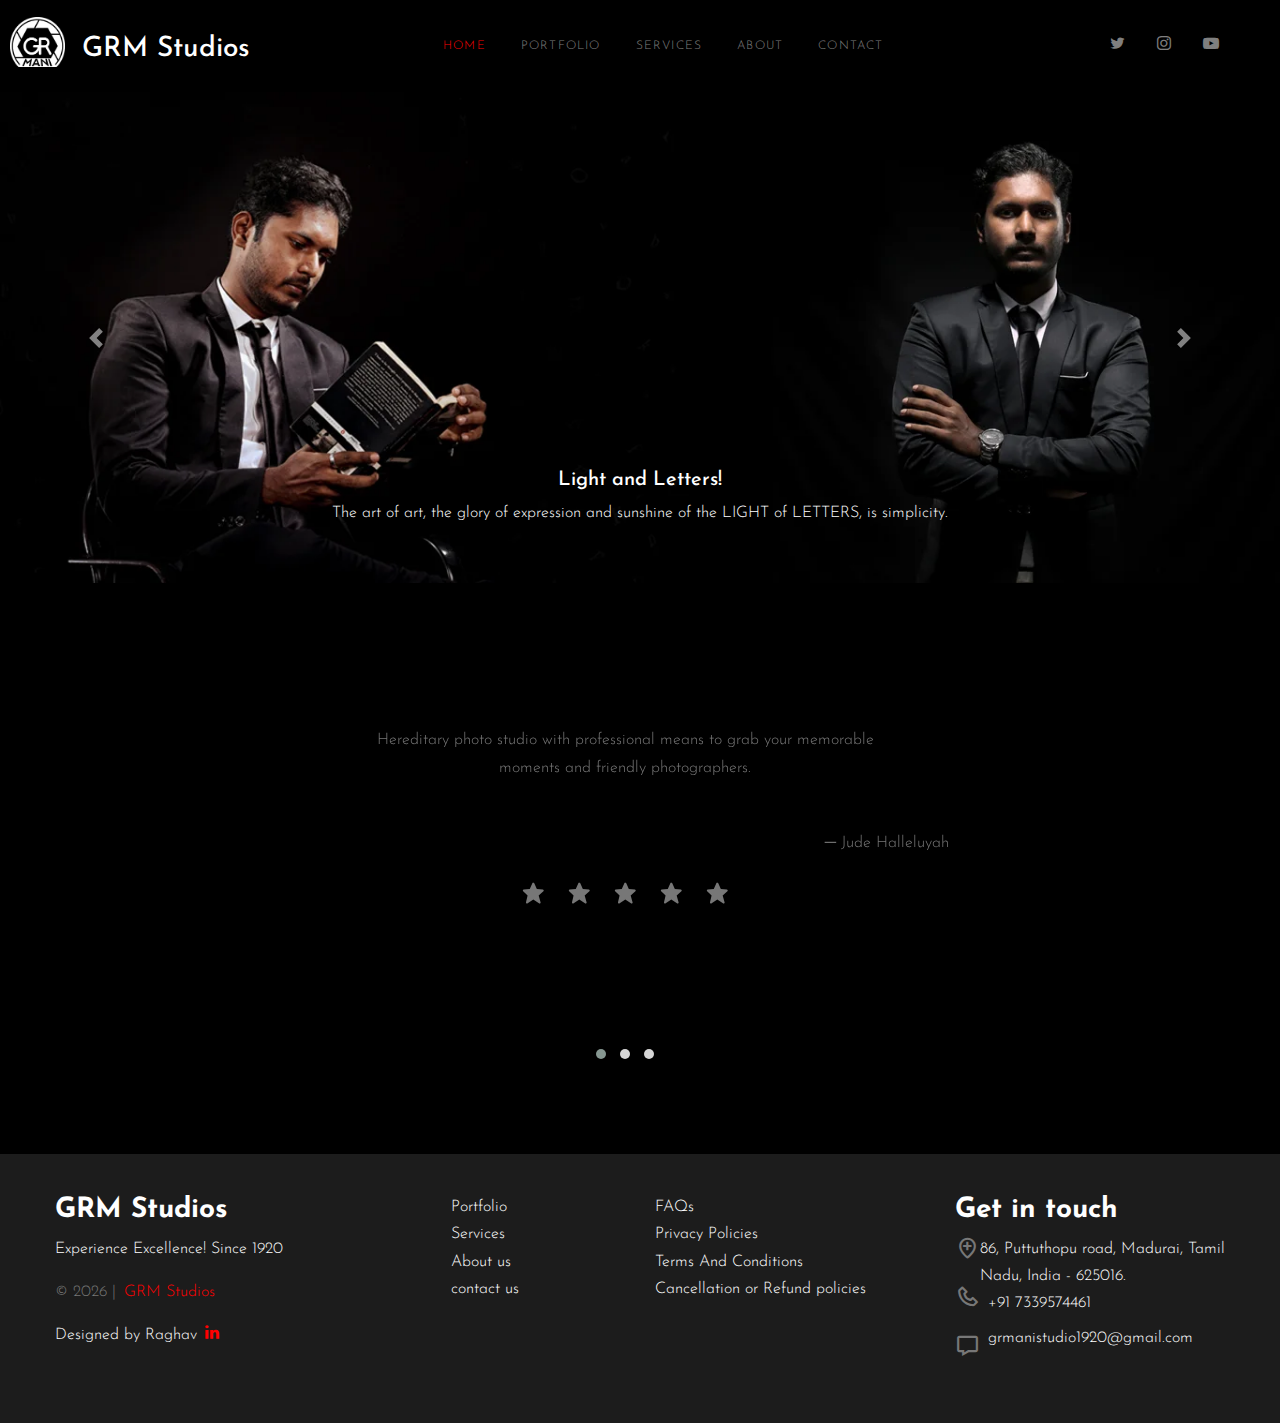
<file: index.html>
<!DOCTYPE html>
<html lang="en">

<head>
  <title>GRM Studios</title>
  <meta charset="utf-8">
  <meta name="viewport" content="width=device-width, initial-scale=1, shrink-to-fit=no">
  <link href="https://fonts.googleapis.com/css2?family=Josefin+Sans:wght@400;700&family=Roboto+Mono:wght@400;700&display=swap" rel="stylesheet">
  <link rel="shortcut icon" href="images/GRM-img/Webp/Logo2.webp" type="image/x-icon">
  <link rel="stylesheet" href="fonts/icomoon/style.css">

  <link rel="stylesheet" href="css/bootstrap.min.css">
  <!-- <link rel="stylesheet" href="css/magnific-popup.css"> -->
  <link rel="stylesheet" href="css/jquery-ui.css">
  <link rel="stylesheet" href="css/owl.carousel.min.css">
  <link rel="stylesheet" href="css/owl.theme.default.min.css">

  <!-- <link rel="stylesheet" href="css/lightgallery.min.css"> -->

  <!-- <link rel="stylesheet" href="css/bootstrap-datepicker.css"> -->

  <link rel="stylesheet" href="fonts/flaticon/font/flaticon.css">

  <!-- <link rel="stylesheet" href="css/swiper.css"> -->

  <link rel="stylesheet" href="css/aos.css">

  <link rel="stylesheet" href="css/style.css">

  <!--=============== BOXICONS ===============-->
  <link rel="stylesheet" href="https://cdn.jsdelivr.net/npm/boxicons@latest/css/boxicons.min.css">

</head>

<body oncontextmenu="return false">

  <div class="site-wrap">

    <div class="site-mobile-menu">
      <div class="site-mobile-menu-header">
        <div class="site-mobile-menu-close mt-3">
          <span class="icon-close2 js-menu-toggle"></span>
        </div>
      </div>
      <div class="site-mobile-menu-body"></div>
    </div>




    <header class="site-navbar py-3 " role="banner">

      <div class="container-fluid">
        <div class="row align-items-center">

          <div class="col-6 col-lg-3 d-flex flex-row brand-name-div" data-aos="fade-down">
            <a href="index.html" class="text-white mb-0"><img class="head-logo" src="images/GRM-img/Logo001.png" alt="png"></a>
            <h3 class="mt-3 text-nowarp"><a href="index.html" class="text-white mb-0"> &ThickSpace; GRM Studios</a></h3>
          </div>
          <div class="col-10 col-md-7 d-none d-lg-block" style="margin-left: -30px;" data-aos="fade-down">
            <nav class="site-navigation position-relative text-right text-lg-center" role="navigation">

              <ul class="site-menu js-clone-nav mx-auto d-none d-lg-block">
                <li class="active"><a href="index.html">Home</a></li>
                <li class="">
                  <!-- <li class="has-children"> -->
                  <a href="single.html">Portfolio</a>
                  <!-- <ul class="dropdown">
                    <li><a href="#">Nature</a></li>
                    <li><a href="#">Portrait</a></li>
                    <li><a href="#">People</a></li>
                    <li><a href="#">Architecture</a></li>
                    <li><a href="#">Animals</a></li>
                    <li><a href="#">Sports</a></li>
                    <li><a href="#">Travel</a></li>
                    <li class="has-children">
                      <a href="#">Sub Menu</a>
                      <ul class="dropdown">
                        <li><a href="#">Menu One</a></li>
                        <li><a href="#">Menu Two</a></li>
                        <li><a href="#">Menu Three</a></li>
                      </ul>
                    </li>
                  </ul> -->
                </li>
                <li><a href="services.html">Services</a></li>
                <li><a href="about.html">About</a></li>
                <li><a href="contact.html">Contact</a></li>
              </ul>
            </nav>
          </div>

          <div class="col-6 col-lg-2 text-right" data-aos="fade-down">
            <div class="d-none d-lg-inline-block">
              <ul class="site-menu js-clone-nav ml-auto list-unstyled d-flex text-right mb-0" data-class="social">
                <!-- <li>
                  <a href="#" class="pl-0 pr-3"><span class="icon-facebook"></span></a>
                </li> -->
                <li>
                  <a href="#" class="pl-3 pr-3"><span class="icon-twitter"></span></a>
                </li>
                <li>
                  <a href="https://instagram.com/grmstudios.in?igshid=MzNlNGNkZWQ4Mg==" class="pl-3 pr-3"><span class="icon-instagram"></span></a>
                </li>
                <li>
                  <a href="#" class="pl-3 pr-3"><span class="icon-youtube-play"></span></a>
                </li>
              </ul>
            </div>

            <div class="d-none d-md-block d-lg-none ml-md-0 mr-auto py-3" style="position: relative; top: 3px;"><a href="#"
                class="site-menu-toggle js-menu-toggle text-white"><span class="icon-menu h3 text-white"></span></a>
            </div>

          </div>

        </div>
      </div>
    </header>



    <div id="carouselExampleFade" class="carousel slide carousel-fade" data-ride="carousel" >
      <!-- <ol class="carousel-indicators">
        <li data-target="#carouselExampleIndicators" data-slide-to="0" class="active"></li>
        <li data-target="#carouselExampleIndicators" data-slide-to="1"></li>
        <li data-target="#carouselExampleIndicators" data-slide-to="2"></li>
      </ol> -->
      <div class="carousel-inner">
        <div class="carousel-item active" data-touch="true">
          <picture>
            <source media="(min-width: 1025px)" srcset="images/GRM-img/carousel/webp/003.webp">
            <source media="(min-width: 600px)" srcset="images/GRM-img/Webp/002.webp">
            <source media="(min-width: 320px)" srcset="images/GRM-img/Webp/028.webp">
            <img src="images/GRM-img/carousel/webp/003.webp" class="d-block w-100" alt="webp">
          </picture>
          <div class="carousel-caption d-none d-md-block">
            <h5 class="text-white">Light and Letters!</h5>
            <p class="text-white">The art of art, the glory of expression and sunshine of the LIGHT of LETTERS, is
              simplicity.</p>
          </div>
          <div class="carousel-caption d-block d-sm-none" style="font-size: 0.6rem;">
            <h5 class="text-white">Light and Letters!</h5>
            <p class="text-white">The art of art, the glory of expression and sunshine of the LIGHT of LETTERS, is
              simplicity.</p>
          </div>
        </div>
        <div class="carousel-item" data-touch="true">
          <picture>
            <source media="(min-width: 1025px)" srcset="images/GRM-img/carousel/webp/002.webp">
            <source media="(min-width: 600px)" srcset="images/GRM-img/Webp/009.webp">
            <source media="(min-width: 320px)" srcset="images/GRM-img/Webp/001.webp">  
            <img src="images/GRM-img/carousel/webp/002.webp" class="d-block w-100" alt="webp">
          </picture>
          <div class="carousel-caption d-none d-md-block">
            <h5 class="text-white">Light and Love!</h5>
            <p class="text-white">In your LIGHT I learn how to LOVE...</p>
          </div>
          <div class="carousel-caption d-block d-sm-none" style="font-size: 0.6rem;">
            <h5 class="text-white">Light and Love!</h5>
            <p class="text-white">The art of art, the glory of expression and sunshine of the LIGHT of LETTERS, is
              simplicity.</p>
          </div>
        </div>
        <div class="carousel-item" data-touch="true">
          <picture>
            <source media="(min-width: 1025px)" srcset="images/GRM-img/carousel/webp/001.webp">
            <source media="(min-width: 600px)" srcset="images/GRM-img/Webp/008.webp">
            <source media="(min-width: 320px)" srcset="images/GRM-img/Webp/020.webp">
            <img src="images/GRM-img/carousel/webp/001.webp" class="d-block w-100" alt="webp">
          </picture>
          <div class="carousel-caption d-none d-md-block">
            <h5 class="text-black">Sky and Love !</h5>
            <p class="text-black">The SKY is in Love with you and Now its your turn to fall in LOVE...</p>
          </div>
          <div class="carousel-caption d-block d-sm-none" style="font-size: 0.6rem;">
            <h5 class="text-black">Sky and Love !</h5>
            <p class="text-black">The art of art, the glory of expression and sunshine of the LIGHT of LETTERS, is
              simplicity.</p>
          </div>
        </div>
      </div>
      <a class="carousel-control-prev" href="#carouselExampleFade" role="button" data-slide="prev">
        <span class="carousel-control-prev-icon" aria-hidden="true"></span>
        <span class="sr-only">Previous</span>
      </a>
      <a class="carousel-control-next" href="#carouselExampleFade" role="button" data-slide="next">
        <span class="carousel-control-next-icon" aria-hidden="true"></span>
        <span class="sr-only">Next</span>
      </a>
    </div>

      <div class="row site-section owl-carousel owl-theme">
        <!-- <div class="col-md-6 col-lg-6 col-xl-4 text-center mb-5 owl-item"> -->
        <div class=" text-center m-3 owl-item  owl-item-home">
          <!-- <p class="text-white font-weight-light mb-4"></p> -->
          <p class="m-4 p-4">Hereditary photo studio with professional means to grab your memorable moments and friendly photographers.</p>
          <p class="d-flex justify-content-end"> &HorizontalLine; Jude Halleluyah</p>
          <p>
              <i class="bx bxs-star p-2" style="font-size:25px;"></i>
              <i class="bx bxs-star p-2" style="font-size:25px;"></i>
              <i class="bx bxs-star p-2" style="font-size:25px;"></i>
              <i class="bx bxs-star p-2" style="font-size:25px;"></i>
              <i class="bx bxs-star p-2" style="font-size:25px;"></i>
          </p>
        </div>
        <div class="  text-center m-3 owl-item  owl-item-home">
          <!-- <p class="text-white font-weight-light mb-4"></p> -->
          <p class="m-4">One of the traditional studio in Madurai (more than 💯 years).
            They are highly keen in meeting the customer expectations and most probably they done their best work!
            The edits were really good and they are patiently listen to the customer needs.
            Only thing is, they don't offer you the softcopy of both raw and edited images but I know it's their ethics.
          </p>
          <p class="d-flex justify-content-end"> &HorizontalLine; Vikram Seenivasan</p>

          <p>
              <i class="bx bxs-star p-2" style="font-size:25px;"></i>
              <i class="bx bxs-star p-2" style="font-size:25px;"></i>
              <i class="bx bxs-star p-2" style="font-size:25px;"></i>
              <i class="bx bxs-star p-2" style="font-size:25px;"></i>
              <i class="bx bxs-star-half p-2" style="font-size:25px;"></i>
          </p>
        </div>
        <div class=" text-center m-3 owl-item  owl-item-home">
          <!-- <p class="text-white font-weight-light mb-4"></p> -->
          <p class="m-4">On this earth nobody can freeze any moments but you the photographers are doing those beautiful moments .
            The way you wait patiently for freezing that precious moment will be that good and to be mentioned here other than any crew you people will be more user friendly towards your clients.
            I especially need to mention that here the way you engage work shows how passionate you are about your work , we can do any work but the passion speaks a lot.
            You are really flexible towards us for those editing session and we are really happy for those edits.
            Keep going man expecting a lot from you .</p>
          <p class="d-flex justify-content-end"> &HorizontalLine; Deepikaa Naganathan</p>
          <p>
              <i class="bx bxs-star p-2" style="font-size:25px;"></i>
              <i class="bx bxs-star p-2" style="font-size:25px;"></i>
              <i class="bx bxs-star p-2" style="font-size:25px;"></i>
              <i class="bx bxs-star p-2" style="font-size:25px;"></i>
              <i class="bx bxs-star p-2" style="font-size:25px;"></i>
          </p>
        </div>

      </div>



    <!-- <div class="container-fluid" data-aos="fade" data-aos-delay="500">
      <div class="row">
        <div class="col-lg-4">

          <div class="image-wrap-2">
            <div class="image-info">
              <h2 class="mb-3">Nature</h2>
              <a href="single.html" class="btn btn-outline-white py-2 px-4">More Photos</a>
            </div>
            <img src="images/img_1.jpg" alt="Image" class="img-fluid">
          </div>

        </div>
        <div class="col-lg-4">
          <div class="image-wrap-2">
            <div class="image-info">
              <h2 class="mb-3">Portrait</h2>
              <a href="single.html" class="btn btn-outline-white py-2 px-4">More Photos</a>
            </div>
            <img src="images/img_2.jpg" alt="Image" class="img-fluid">
          </div>
        </div>
        <div class="col-lg-4">
          <div class="image-wrap-2">
            <div class="image-info">
              <h2 class="mb-3">People</h2>
              <a href="single.html" class="btn btn-outline-white py-2 px-4">More Photos</a>
            </div>
            <img src="images/img_3.jpg" alt="Image" class="img-fluid">
          </div>
        </div>

        <div class="col-lg-4">
          <div class="image-wrap-2">
            <div class="image-info">
              <h2 class="mb-3">Architecture</h2>
              <a href="single.html" class="btn btn-outline-white py-2 px-4">More Photos</a>
            </div>
            <img src="images/img_4.jpg" alt="Image" class="img-fluid">
          </div>
        </div>

        <div class="col-lg-4">
          <div class="image-wrap-2">
            <div class="image-info">
              <h2 class="mb-3">Animals</h2>
              <a href="single.html" class="btn btn-outline-white py-2 px-4">More Photos</a>
            </div>
            <img src="images/img_5.jpg" alt="Image" class="img-fluid">
          </div>
        </div>

        <div class="col-lg-4">
          <div class="image-wrap-2">
            <div class="image-info">
              <h2 class="mb-3">Sports</h2>
              <a href="single.html" class="btn btn-outline-white py-2 px-4">More Photos</a>
            </div>
            <img src="images/img_6.jpg" alt="Image" class="img-fluid">
          </div>
        </div>

        <div class="col-lg-4">
          <div class="image-wrap-2">n
            <div class="image-info">
              <h2 class="mb-3">Travel</h2>
              <a href="single.html" class="btn btn-outline-white py-2 px-4">More Photos</a>
            </div>
            <img src="images/img_7.jpg" alt="Image" class="img-fluid">
          </div>
        </div>

        <div class="col-lg-4">
          <div class="image-wrap-2">
            <div class="image-info">
              <h2 class="mb-3">People</h2>
              <a href="single.html" class="btn btn-outline-white py-2 px-4">More Photos</a>
            </div>
            <img src="images/img_3.jpg" alt="Image" class="img-fluid">
          </div>
        </div>

        <div class="col-lg-4">
          <div class="image-wrap-2">
            <div class="image-info">
              <h2 class="mb-3">Architecture</h2>
              <a href="single.html" class="btn btn-outline-white py-2 px-4">More Photos</a>
            </div>
            <img src="images/img_4.jpg" alt="Image" class="img-fluid">
          </div>
        </div>

      </div>
    </div> -->
    

    
    
    <div class="row container-fluid footer-home">
      <div class="col-sm-6 col-md-4 col-lg-3 col-xl-3">
        <h3 class=""><a href="index.html" class="text-white"><b> GRM Studios </b></a></h3>
        <p class="text-white">Experience Excellence! Since 1920</p>
        <p class="d-none d-sm-block">
          <!-- Link back to GRJ can't be removed. Template is licensed under CC BY 3.0. -->
          &copy;
          <script>document.write(new Date().getFullYear());</script> | &ThinSpace;<a href="" target="_blank">GRM Studios</a>
          <!-- Link back to GRJ can't be removed. Template is licensed under CC BY 3.0. -->
        </p>
        <div class="d-flex flex-row justify-content-start mb-2 ">
          <p class="text-white d-none d-sm-block" style="margin: 0;">
            Designed by Raghav
          </p>
          <a href="https://www.linkedin.com/in/raghavan-r1/" target="_blank" class="pl-2 d-none d-sm-block">
            <span class="icon-linkedin"></span>
          </a>
        </div>

        
      </div>
      
      <div class="col-sm-6 col-md-4 col-lg-3 col-xl-3 d-none d-sm-block">
        <ul class="list-unstyled ml-lg-5 pl-lg-5">
          <li><a class="text-white" href="single.html">Portfolio</a></li>
          <li><a class="text-white" href="services.html">Services</a></li>
          <li><a class="text-white" href="about.html">About us</a></li>
          <li><a class="text-white" href="contact.html">contact us</a></li>
        </ul>
      </div>
      
      <div class="col-sm-6 col-md-4 col-lg-3 col-xl-3">
        <ul class="list-unstyled">
          <li><a class="text-white" href="FAQs.html">FAQs</a></li>
          <li><a class="text-white" href="https://docs.google.com/document/d/1miUh6VRhVFzXNn9e1PCUmoS0mv21DcMEIGf9OsnR1LI/edit?usp=sharing" target="_blank">Privacy Policies</a></li>
          <li><a class="text-white" href="https://docs.google.com/document/d/1tP6xlJroRYL3J0H5QWX9LnJFCOMyiPP4lD2pB9MAk3s/edit?usp=sharing" target="_blank">Terms And Conditions</a></li>
          <li><a class="text-white" href="#">Cancellation or Refund policies</a></li>
        </ul>
        
        <div class="d-flex flex-row mb-2 d-block d-sm-none">
          <p class="text-white" style="margin: 0;">Designed by Raghav</p>
          <a href="https://www.linkedin.com/in/raghavan-r1/" target="_blank" class="pl-2"><span class="icon-linkedin"></span></a>
        </div>
        
         <p class="d-block d-sm-none">
          <!-- Link back to GRJ can't be removed. Template is licensed under CC BY 3.0. -->
          Copyright &copy;
          <script>document.write(new Date().getFullYear());</script> All rights reserved | <i class="icon-heart-o"
          aria-hidden="true"></i> by <a href="https://GRJ.com" target="_blank">GRJ</a>
          <!-- Link back to GRJ can't be removed. Template is licensed under CC BY 3.0. -->
        </p>

        </div>
        
        <div class="col-sm-6 col-md-4 col-lg-3 col-xl-3 hide-foot">
          <h3 class=""><a href="index.html" class="text-white"><b> Get in touch</b></a></h3>
          <div class="d-flex flex-row ">
            <div class="d-flex flex-column">
              <i class="bx bx-location-plus pb-4" style="font-size:25px;"></i>
            <i class="bx bx-phone pb-4" style="font-size:25px;"></i>
            <i class="bx bx-message pb-4" style="font-size:25px;"></i>
          </div>
          <ul class="list-unstyled">
            <li class="text-white">86, Puttuthopu road, Madurai, Tamil Nadu, India - 625016.</li>
            <li><a class="text-white p-2" href="#">+91 7339574461</a></li>
            <li class="text-white p-2">grmanistudio1920@gmail.com</li>
          </ul>
        </div> 
      </div>
        
      
      
        
        
        
      
    </div>
    
    
      <nav class="nav__bt container">
        <!-- <a href="#" class="nav__logo">Marlon</a> -->
    
        <div class="nav__menu" id="nav-menu">
            <ul class="nav__list" style="list-style: none;">
                <li class="nav__item">
                    <a href="index.html" class="nav__link active-link" style="text-decoration: none;">
                        <i class='bx bx-home-alt nav__icon'></i>
                        <span class="nav__name">Home</span>
                    </a>
                </li>
                
                <li class="nav__item">
                    <a href="single.html" class="nav__link" style="text-decoration: none;">
                        <i class='bx bx-photo-album nav__icon'></i>
                        <span class="nav__name">Portfolio</span>
                    </a>
                </li>
    
                <li class="nav__item">
                    <a href="services.html" class="nav__link" style="text-decoration: none;">
                        <i class='bx bx-camera nav__icon'></i>
                        <span class="nav__name">Services</span>
                    </a>
                </li>
    
                <li class="nav__item">
                    <a href="about.html" class="nav__link" style="text-decoration: none;">
                        <i class='bx bx-user nav__icon'></i>
                        <span class="nav__name">Portfolio</span>
                    </a>
                </li>
    
                <li class="nav__item">
                    <a href="contact.html" class="nav__link" style="text-decoration: none;">
                        <i class='bx bx-chat nav__icon'></i>
                        <span class="nav__name">Contact</span>
                    </a>
                </li>
            </ul>
        </div>
    
        <!-- <img src="assets/img/perfil.png" alt="" class="nav__img"> -->
    </nav>
    
    
    
  </div>
  <!-- <script>
    window.addEventListener('scroll', function() {
      // Check if the user has reached the bottom of the page
      if ((window.innerHeight + window.pageYOffset) >= document.body.offsetHeight) {
        // Redirect to the next page
        window.location.href = 'single.html'; // Replace with the URL of your next page
      }
    });
  </script> -->

  <script src="js/jquery-3.3.1.min.js"></script>
  <script src="js/jquery-migrate-3.0.1.min.js"></script>
  <script src="js/jquery-ui.js"></script>
  <!-- <script src="js/popper.min.js"></script> -->
  <script src="js/bootstrap.min.js"></script>
  <script src="js/owl.carousel.min.js"></script>
  <!-- <script src="js/jquery.stellar.min.js"></script> -->
  <!-- <script src="js/jquery.countdown.min.js"></script> -->
  <!-- <script src="js/jquery.magnific-popup.min.js"></script> -->
  <!-- <script src="js/bootstrap-datepicker.min.js"></script> -->
  <!-- <script src="js/swiper.min.js"></script> -->
  <script src="js/aos.js"></script>

  <!-- <script src="js/picturefill.min.js"></script> -->
  <!-- <script src="js/lightgallery-all.min.js"></script> -->
  <!-- <script src="js/jquery.mousewheel.min.js"></script> -->

  <script src="js/main.js"></script>

  
  <script>
    
    var owl = $('.owl-carousel');
    owl.owlCarousel({
      items: 1,
      loop: true,
      margin: 10,
      autoplay: true,
      autoplayTimeout: 2000,
      autoplayHoverPause: true,
      // autoWidth: true,
      // autoHeight:true,
      responsive: {
        0: {
          items: 1
        },
        600: {
          items: 1
        },
        1000: {
          items: 1
        }
      }
    });
    owl.on('mouseenter', function () {
      owl.trigger('stop.owl.autoplay');
    });

    owl.on('mouseleave', function () {
      owl.trigger('play.owl.autoplay', [2000]);
    });
    // $('.stop').on('click', function () {
    //   owl.trigger('stop.owl.autoplay')
    // })
//     $('.owl-carousel').owlCarousel({
//     items:1,
//     margin:10,
//     autoHeight:true
// });


  </script>

</body>

</html>
</file>
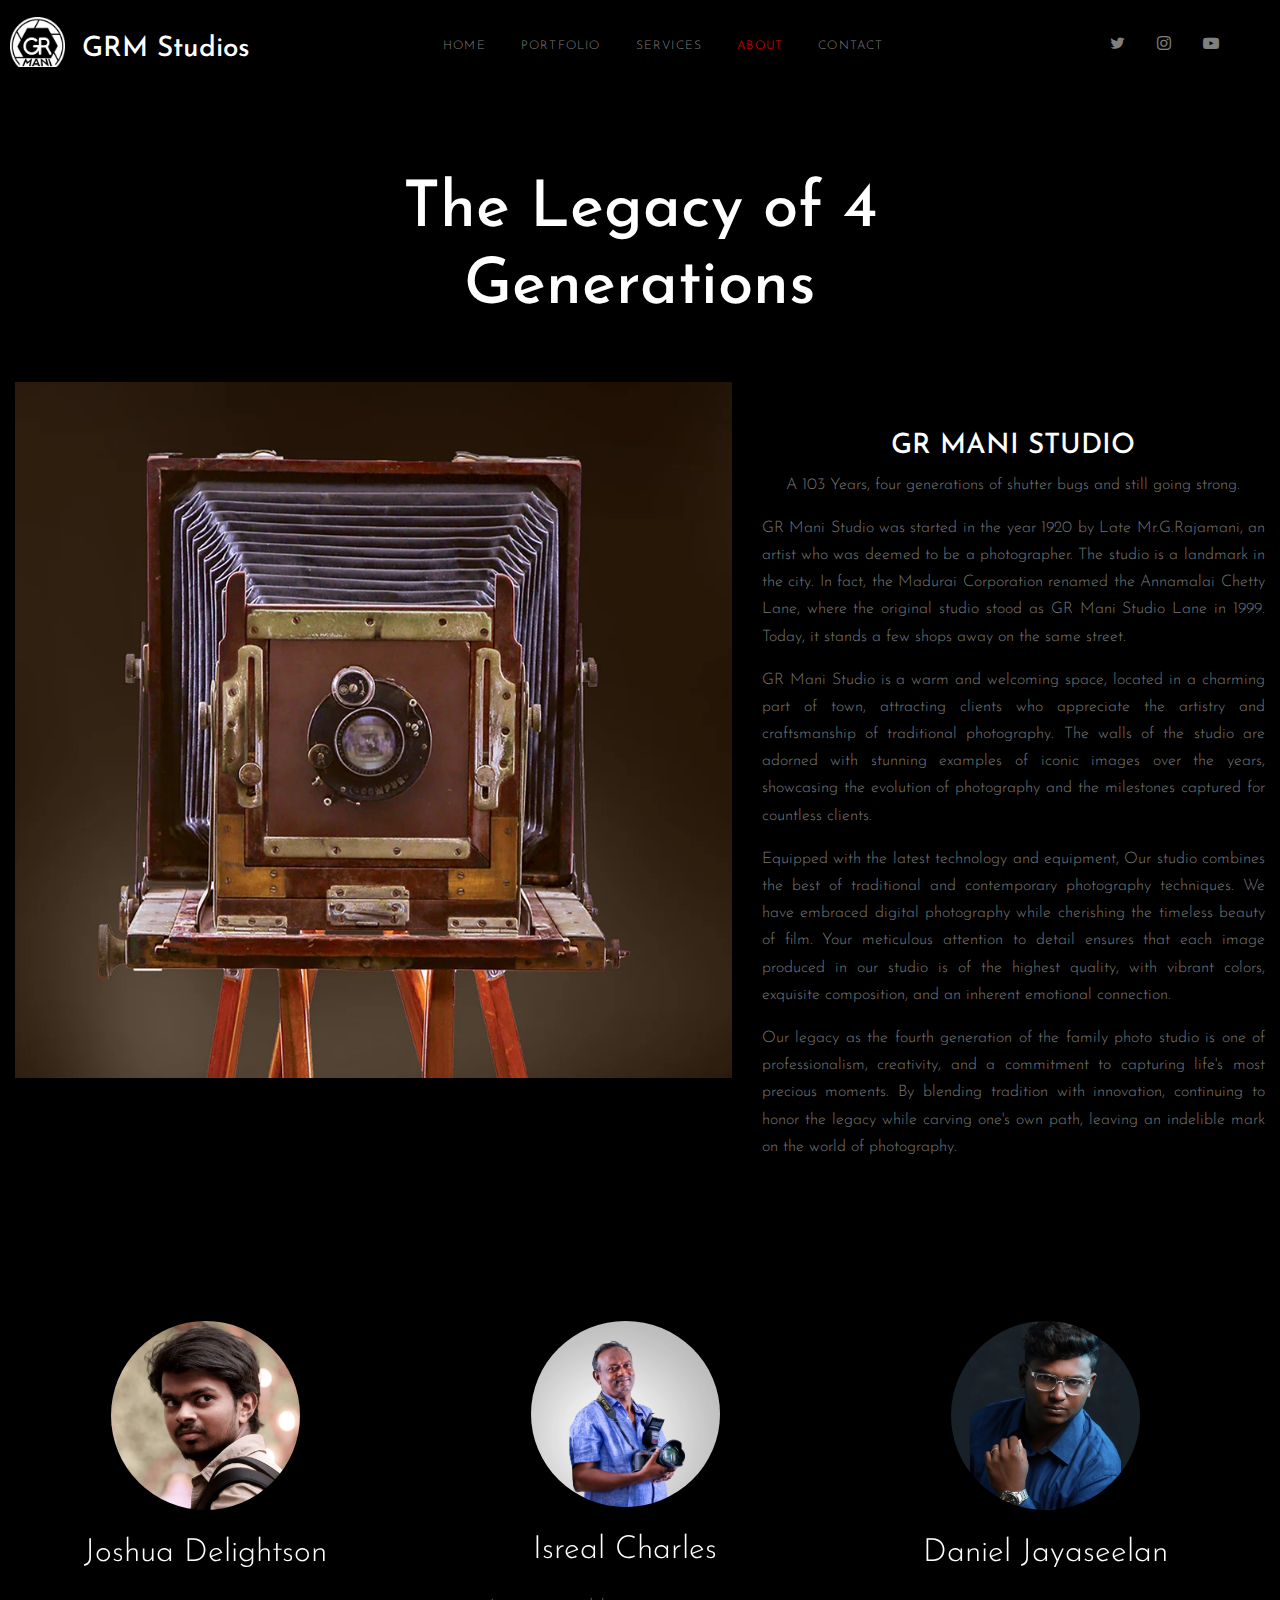
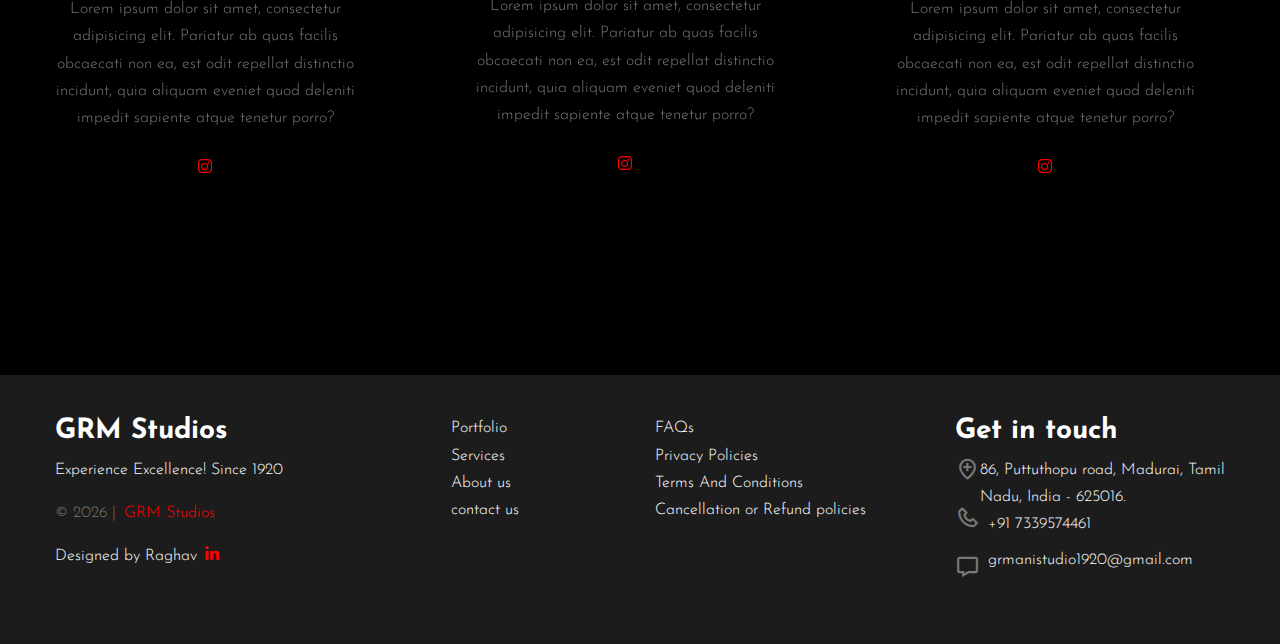
<file: about.html>
<!DOCTYPE html>
<html lang="en">

<head>
  <title>GRM Stduios</title>
  <meta charset="utf-8">
  <meta name="viewport" content="width=device-width, initial-scale=1, shrink-to-fit=no">
  <link
    href="https://fonts.googleapis.com/css2?family=Josefin+Sans:wght@400;700&family=Roboto+Mono:wght@400;700&display=swap"
    rel="stylesheet">
  <link rel="stylesheet" href="fonts/icomoon/style.css">
  <link rel="shortcut icon" href="images/GRM-img/Webp/Logo2.webp" type="image/x-icon">  
  <link rel="stylesheet" href="css/bootstrap.min.css">
  <link rel="stylesheet" href="css/magnific-popup.css">
  <link rel="stylesheet" href="css/jquery-ui.css">
  <link rel="stylesheet" href="css/owl.carousel.min.css">
  <link rel="stylesheet" href="css/owl.theme.default.min.css">

  <!-- <link rel="stylesheet" href="css/lightgallery.min.css"> -->

  <!-- <link rel="stylesheet" href="css/bootstrap-datepicker.css"> -->

  <link rel="stylesheet" href="fonts/flaticon/font/flaticon.css">

  <!-- <link rel="stylesheet" href="css/swiper.css"> -->

  <link rel="stylesheet" href="css/aos.css">

  <link rel="stylesheet" href="css/style.css">

  <!--=============== BOXICONS ===============-->
  <link rel="stylesheet" href="https://cdn.jsdelivr.net/npm/boxicons@latest/css/boxicons.min.css">

</head>

<body oncontextmenu="return false">

  <div class="site-wrap">

    <div class="site-mobile-menu">
      <div class="site-mobile-menu-header">
        <div class="site-mobile-menu-close mt-3">
          <span class="icon-close2 js-menu-toggle"></span>
        </div>
      </div>
      <div class="site-mobile-menu-body"></div>
    </div>




    <header class="site-navbar py-3 ">

      <div class="container-fluid">
        <div class="row align-items-center">

          <div class="col-6 col-lg-3 d-flex flex-row brand-name-div" data-aos="fade-down">
            <a href="index.html" class="text-white mb-0"><img class="head-logo" src="images/GRM-img/Logo001.png" alt="png"></a>
            <h3 class="mt-3 text-nowarp"><a href="index.html" class="text-white mb-0"> &ThickSpace; GRM Studios</a></h3>
          </div>
          <div class="col-10 col-md-7 d-none d-lg-block " style="margin-left: -30px;" data-aos="fade-down">
            <nav class="site-navigation position-relative text-right text-lg-center " role="navigation">

              <ul class="site-menu js-clone-nav mx-auto d-none d-lg-block">
                <li class=""><a href="index.html">Home</a></li>
                <li class="">
                  <!-- <li class="has-children"> -->
                  <a href="single.html">Portfolio</a>
                  <!-- <ul class="dropdown">
                    <li><a href="#">Nature</a></li>
                    <li><a href="#">Portrait</a></li>
                    <li><a href="#">People</a></li>
                    <li><a href="#">Architecture</a></li>
                    <li><a href="#">Animals</a></li>
                    <li><a href="#">Sports</a></li>
                    <li><a href="#">Travel</a></li>
                    <li class="has-children">
                      <a href="#">Sub Menu</a>
                      z<ul class="dropdown">
                        <li><a href="#">Menu One</a></li>
                        <li><a href="#">Menu Two</a></li>
                        <li><a href="#">Menu Three</a></li>
                      </ul>
                    </li>
                  </ul> -->
                </li>
                <li><a href="services.html">Services</a></li>
                <li class="active"><a href="about.html">About</a></li>
                <li><a href="contact.html">Contact</a></li>
              </ul>
            </nav>
          </div>

          <div class="col-6 col-lg-2 text-right" data-aos="fade-down">
            <div class="d-none d-lg-inline-block">
              <ul class="site-menu js-clone-nav ml-auto list-unstyled d-flex text-right mb-0" data-class="social">
                <!-- <li>
                  <a href="#" class="pl-0 pr-3"><span class="icon-facebook"></span></a>
                </li> -->
                <li>
                  <a href="#" class="pl-3 pr-3"><span class="icon-twitter"></span></a>
                </li>
                <li>
                  <a href="#" class="pl-3 pr-3"><span class="icon-instagram"></span></a>
                </li>
                <li>
                  <a href="#" class="pl-3 pr-3"><span class="icon-youtube-play"></span></a>
                </li>
              </ul>
            </div>

            <div class="d-none d-md-block d-lg-none ml-md-0 mr-auto py-3" style="position: relative; top: 3px;"><a href="#"
              class="site-menu-toggle js-menu-toggle text-white"><span class="icon-menu h3 text-white"></span></a>
            </div>

          </div>

        </div>
      </div>

    </header>



    <div class="site-section" data-aos="fade">
      <div class="container-fluid">

        <div class="row justify-content-center">

          <div class="col-md-7">
            <div class="row mb-5">
              <div class="col-12 ">
                <h2 class="site-section-heading text-center">The Legacy of 4 Generations</h2>
              </div>
            </div>
          </div>

        </div>

        <div class="row mb-5">
          <div class="col-lg-7">
            <img src="images/GRM-img/Webp/GRM-retro (1).webp" alt="Images" class="img-fluid">
          </div>
          <div class="col-lg-5 mt-5 ml-auto" style="text-align: justify;">
            <h3 class="text-white text-center">GR MANI STUDIO</h3>
            <p class="text-center">A 103 Years, four generations of shutter bugs and still going strong. </p>
            <p>GR Mani Studio was started in the year 1920 by Late Mr.G.Rajamani, an artist who was deemed to be a photographer. The
            studio is a landmark in the city. In fact, the Madurai Corporation renamed the Annamalai Chetty Lane, where the original
            studio stood as GR Mani Studio Lane in 1999. Today, it stands a few shops away on the same street.</p>
            <p>GR Mani Studio is a warm and welcoming space, located in a charming part of town, attracting clients who appreciate the
            artistry and craftsmanship of traditional photography. The walls of the studio are adorned with stunning examples of
            iconic images over the years, showcasing the evolution of photography and the milestones captured for countless clients.</p>
            <p>Equipped with the latest technology and equipment, Our studio combines the best of traditional and contemporary
            photography techniques. We have embraced digital photography while cherishing the timeless beauty of film. Your
            meticulous attention to detail ensures that each image produced in our studio is of the highest quality, with vibrant
            colors, exquisite composition, and an inherent emotional connection.</p>
            <p>Our legacy as the fourth generation of the family photo studio is one of professionalism, creativity, and a commitment
            to capturing life's most precious moments. By blending tradition with innovation, continuing to honor the legacy while
            carving one's own path, leaving an indelible mark on the world of photography.
            </p>
          </div>
        </div>


        <div class="row site-section owl-carousel owl-theme">
          <!-- <div class="col-md-6 col-lg-6 col-xl-4 text-center mb-5 owl-item"> -->
          <div class="  text-center m-3 owl-item">
              <img src="images/GRM-img/Team/Webp/Joshua Delightson.webp" alt="Image" class="img-fluid w-50 rounded-circle mb-4">
              <h2 class="text-white font-weight-light mb-4">Joshua Delightson</h2>
              <p class="m-4">Lorem ipsum dolor sit amet, consectetur adipisicing elit. Pariatur ab quas facilis
                obcaecati non ea, est odit repellat distinctio incidunt, quia aliquam eveniet quod deleniti impedit
                sapiente atque tenetur porro?</p>
              <p>
                <!-- <a href="#" class="pl-0 pr-3"><span class="icon-twitter"></span></a> -->
                <a href="#" class="pl-3 pr-3"><span class="icon-instagram"></span></a>
                <!-- <a href="#" class="pl-3 pr-3"><span class="icon-facebook"></span></a> -->
              </p>
          </div>
          <div class=" text-center m-3 owl-item">
            <img src="images/GRM-img/Team/Webp/Isreal Charles.webp" alt="Image" class="img-fluid w-50 rounded-circle mb-4">
            <h2 class="text-white font-weight-light mb-4">Isreal Charles</h2>
            <p class="m-4">Lorem ipsum dolor sit amet, consectetur adipisicing elit. Pariatur ab quas facilis
              obcaecati non ea, est odit repellat distinctio incidunt, quia aliquam eveniet quod deleniti impedit
              sapiente atque tenetur porro?</p>
            <p>
              <!-- <a href="#" class="pl-0 pr-3"><span class="icon-twitter"></span></a> -->
              <a href="#" class="pl-3 pr-3"><span class="icon-instagram"></span></a>
              <!-- <a href="#" class="pl-3 pr-3"><span class="icon-facebook"></span></a> -->
            </p>
          </div>
          <div class="  text-center m-3 owl-item">
            <img src="images/GRM-img/Team/Webp/Daniel Jayaseelan.webp" alt="Image" class="img-fluid w-50 rounded-circle mb-4">
            <h2 class="text-white font-weight-light mb-4">Daniel Jayaseelan</h2>
            <p class="m-4">Lorem ipsum dolor sit amet, consectetur adipisicing elit. Pariatur ab quas facilis
              obcaecati non ea, est odit repellat distinctio incidunt, quia aliquam eveniet quod deleniti impedit
              sapiente atque tenetur porro?</p>
            <p>
              <!-- <a href="#" class="pl-0 pr-3"><span class="icon-twitter"></span></a> -->
              <a href="#" class="pl-3 pr-3"><span class="icon-instagram"></span></a>
              <!-- <a href="#" class="pl-3 pr-3"><span class="icon-facebook"></span></a> -->
            </p>
          </div>

        </div>
      </div>
    </div>



    <div class="row container-fluid footer-home">
      <div class="col-sm-6 col-md-4 col-lg-3 col-xl-3">
        <h3 class=""><a href="index.html" class="text-white"><b> GRM Studios </b></a></h3>
        <p class="text-white">Experience Excellence! Since 1920</p>
        <p class="d-none d-sm-block">
          <!-- Link back to GRJ can't be removed. Template is licensed under CC BY 3.0. -->
          &copy;
          <script>document.write(new Date().getFullYear());</script> | &ThinSpace;<a href="" target="_blank">GRM Studios</a>
          <!-- Link back to GRJ can't be removed. Template is licensed under CC BY 3.0. -->
        </p>
        <div class="d-flex flex-row justify-content-start mb-2 ">
          <p class="text-white d-none d-sm-block" style="margin: 0;">
            Designed by Raghav
          </p>
          <a href="https://www.linkedin.com/in/raghavan-r1/" target="_blank" class="pl-2 d-none d-sm-block">
            <span class="icon-linkedin"></span>
          </a>
        </div>

        
      </div>
      
      <div class="col-sm-6 col-md-4 col-lg-3 col-xl-3 d-none d-sm-block">
        <ul class="list-unstyled ml-lg-5 pl-lg-5">
          <li><a class="text-white" href="single.html">Portfolio</a></li>
          <li><a class="text-white" href="services.html">Services</a></li>
          <li><a class="text-white" href="about.html">About us</a></li>
          <li><a class="text-white" href="contact.html">contact us</a></li>
        </ul>
      </div>
      
      <div class="col-sm-6 col-md-4 col-lg-3 col-xl-3">
        <ul class="list-unstyled">
          <li><a class="text-white" href="FAQs.html">FAQs</a></li>
          <li><a class="text-white" href="https://docs.google.com/document/d/1miUh6VRhVFzXNn9e1PCUmoS0mv21DcMEIGf9OsnR1LI/edit?usp=sharing" target="_blank">Privacy Policies</a></li>
          <li><a class="text-white" href="https://docs.google.com/document/d/1tP6xlJroRYL3J0H5QWX9LnJFCOMyiPP4lD2pB9MAk3s/edit?usp=sharing" target="_blank">Terms And Conditions</a></li>
          <li><a class="text-white" href="#">Cancellation or Refund policies</a></li>
        </ul>
        
        <div class="d-flex flex-row mb-2 d-block d-sm-none">
          <p class="text-white" style="margin: 0;">Designed by Raghav</p>
          <a href="https://www.linkedin.com/in/raghavan-r1/" target="_blank" class="pl-2"><span class="icon-linkedin"></span></a>
        </div>
        
         <p class="d-block d-sm-none">
          <!-- Link back to GRJ can't be removed. Template is licensed under CC BY 3.0. -->
          Copyright &copy;
          <script>document.write(new Date().getFullYear());</script> All rights reserved | <i class="icon-heart-o"
          aria-hidden="true"></i> by <a href="https://GRJ.com" target="_blank">GRJ</a>
          <!-- Link back to GRJ can't be removed. Template is licensed under CC BY 3.0. -->
        </p>

        </div>
        
        <div class="col-sm-6 col-md-4 col-lg-3 col-xl-3 hide-foot">
          <h3 class=""><a href="index.html" class="text-white"><b> Get in touch</b></a></h3>
          <div class="d-flex flex-row ">
            <div class="d-flex flex-column">
              <i class="bx bx-location-plus pb-4" style="font-size:25px;"></i>
            <i class="bx bx-phone pb-4" style="font-size:25px;"></i>
            <i class="bx bx-message pb-4" style="font-size:25px;"></i>
          </div>
          <ul class="list-unstyled">
            <li class="text-white">86, Puttuthopu road, Madurai, Tamil Nadu, India - 625016.</li>
            <li><a class="text-white p-2" href="#">+91 7339574461</a></li>
            <li class="text-white p-2">grmanistudio1920@gmail.com</li>
          </ul>
        </div> 
      </div>
        
      
      
        
        
        
      
    </div>


      <nav class="nav__bt container">
        <!-- <a href="#" class="nav__logo">Marlon</a> -->

        <div class="nav__menu" id="nav-menu">
            <ul class="nav__list" style="list-style: none;">
                <li class="nav__item">
                    <a href="index.html" class="nav__link " style="text-decoration: none;">
                        <i class='bx bx-home-alt nav__icon'></i>
                        <span class="nav__name">Home</span>
                    </a>
                </li>
                
                <li class="nav__item">
                    <a href="single.html" class="nav__link" style="text-decoration: none;">
                        <i class='bx bx-photo-album nav__icon'></i>
                        <span class="nav__name">Portfolio</span>
                    </a>
                </li>

                <li class="nav__item">
                    <a href="services.html" class="nav__link" style="text-decoration: none;">
                        <i class='bx bx-camera nav__icon'></i>
                        <span class="nav__name">Services</span>
                    </a>
                </li>

                <li class="nav__item">
                    <a href="about.html" class="nav__link active-link" style="text-decoration: none;">
                        <i class='bx bx-user nav__icon'></i>
                        <span class="nav__name">Portfolio</span>
                    </a>
                </li>

                <li class="nav__item">
                    <a href="contact.html" class="nav__link" style="text-decoration: none;">
                        <i class='bx bx-chat nav__icon'></i>
                        <span class="nav__name">Contact</span>
                    </a>
                </li>
            </ul>
        </div>

        <!-- <img src="assets/img/perfil.png" alt="" class="nav__img"> -->
      </nav>


  </div>

  <script src="js/jquery-3.3.1.min.js"></script>
  <script src="js/jquery-migrate-3.0.1.min.js"></script>
  <script src="js/jquery-ui.js"></script>
  <!-- <script src="js/popper.min.js"></script> -->
  <script src="js/bootstrap.min.js"></script>
  <script src="js/owl.carousel.min.js"></script>
  <!-- <script src="js/jquery.stellar.min.js"></script> -->
  <!-- <script src="js/jquery.countdown.min.js"></script> -->
  <script src="js/jquery.magnific-popup.min.js"></script>
  <!-- <script src="js/bootstrap-datepicker.min.js"></script> -->
  <!-- <script src="js/swiper.min.js"></script> -->
  <script src="js/aos.js"></script>

  <!-- <script src="js/picturefill.min.js"></script> -->
  <!-- <script src="js/lightgallery-all.min.js"></script> -->
  <!-- <script src="js/jquery.mousewheel.min.js"></script> -->

  <script src="js/main.js"></script>

  <script>
    $(document).ready(function () {
      $('#lightgallery').lightGallery();
    });

    var owl = $('.owl-carousel');
    owl.owlCarousel({
      items: 1,
      loop: true,
      margin: 10,
      autoplay: true,
      autoplayTimeout: 2000,
      autoplayHoverPause: true,
      // autoWidth: true,
      // autoHeight:true,
      responsive: {
        0: {
          items: 1
        },
        600: {
          items: 3
        },
        1000: {
          items: 3
        }
      }
    });
    owl.on('mouseenter', function () {
      owl.trigger('stop.owl.autoplay');
    });

    owl.on('mouseleave', function () {
      owl.trigger('play.owl.autoplay', [2000]);
    });
    // $('.stop').on('click', function () {
    //   owl.trigger('stop.owl.autoplay')
    // })
//     $('.owl-carousel').owlCarousel({
//     items:1,
//     margin:10,
//     autoHeight:true
// });


  </script>

</body>

</html>
</file>
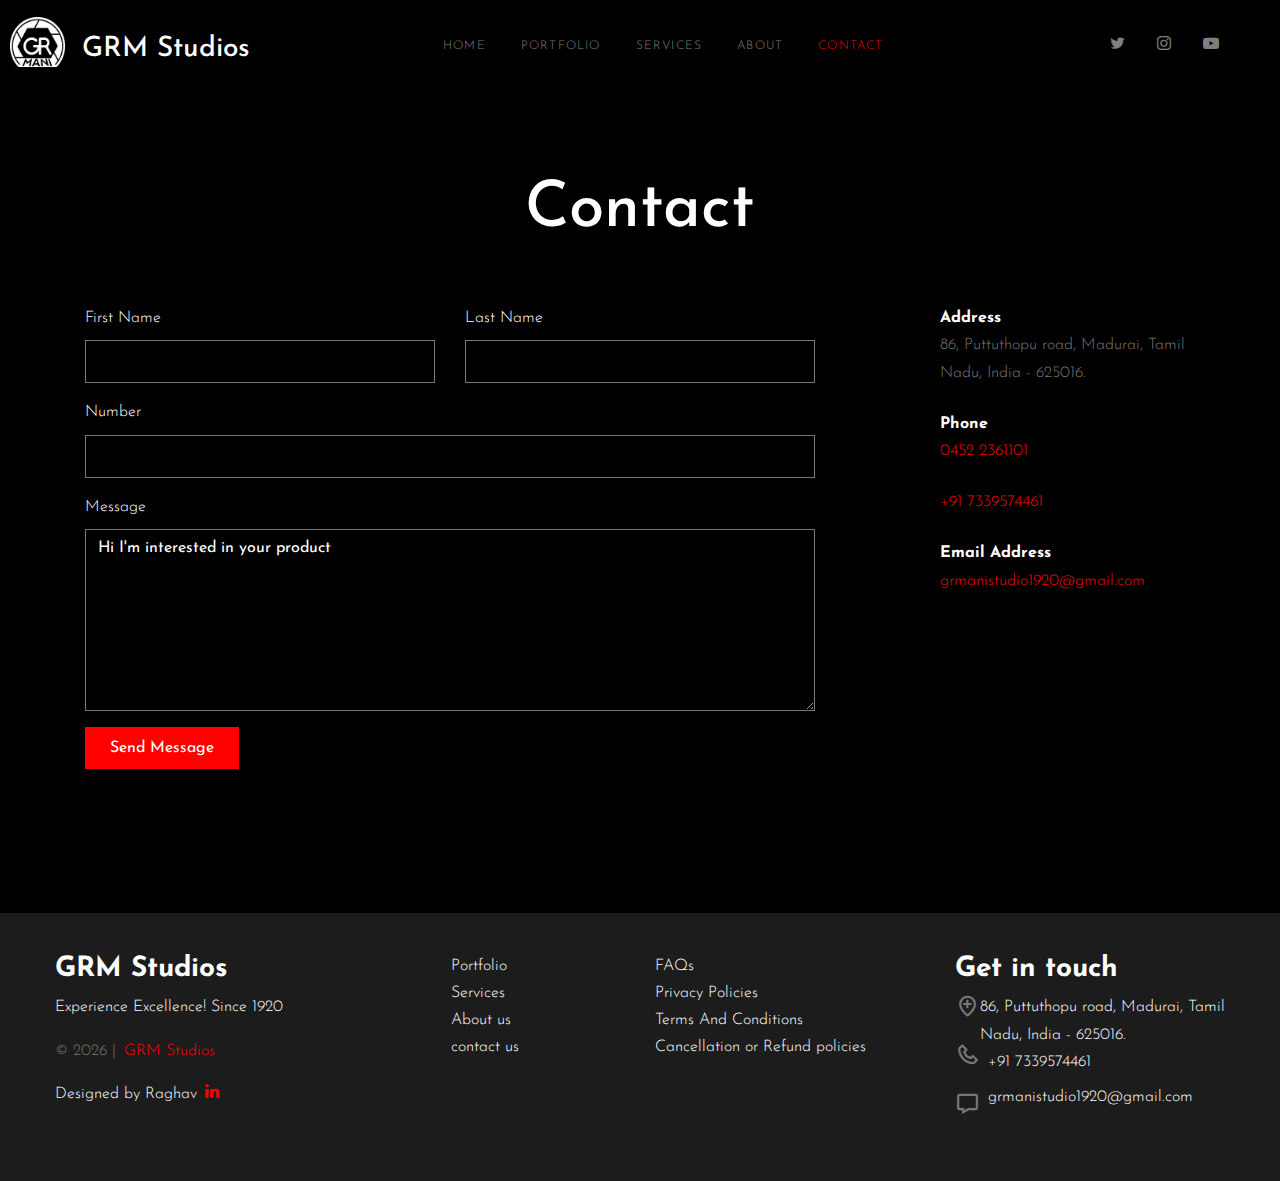
<file: contact.html>
<!DOCTYPE html>
<html lang="en">

<head>
  <title>GRM Studios</title>
  <meta charset="utf-8">
  <meta name="viewport" content="width=device-width, initial-scale=1, shrink-to-fit=no">

  <link
    href="https://fonts.googleapis.com/css2?family=Josefin+Sans:wght@400;700&family=Roboto+Mono:wght@400;700&display=swap"
    rel="stylesheet">
    <link rel="shortcut icon" href="images/GRM-img/Webp/Logo2.webp" type="image/x-icon">
    <link rel="stylesheet" href="fonts/icomoon/style.css">
  <link rel="stylesheet" href="css/bootstrap.min.css">
  <!-- <link rel="stylesheet" href="css/magnific-popup.css"> -->
  <!-- <link rel="stylesheet" href="css/jquery-ui.css"> -->
  <!-- <link rel="stylesheet" href="css/owl.carousel.min.css"> -->
  <!-- <link rel="stylesheet" href="css/owl.theme.default.min.css"> -->

  <!-- <link rel="stylesheet" href="css/lightgallery.min.css">     -->

  <link rel="stylesheet" href="css/bootstrap-datepicker.css">

  <link rel="stylesheet" href="fonts/flaticon/font/flaticon.css">

  <!-- <link rel="stylesheet" href="css/swiper.css"> -->

  <link rel="stylesheet" href="css/aos.css">

  <link rel="stylesheet" href="css/style.css">

  <!--=============== BOXICONS ===============-->
  <link rel="stylesheet" href="https://cdn.jsdelivr.net/npm/boxicons@latest/css/boxicons.min.css">

</head>

<body oncontextmenu="return false">

  <div class="site-wrap">

    <div class="site-mobile-menu">
      <div class="site-mobile-menu-header">
        <div class="site-mobile-menu-close mt-3">
          <span class="icon-close2 js-menu-toggle"></span>
        </div>
      </div>
      <div class="site-mobile-menu-body"></div>
    </div>




    <header class="site-navbar py-3" role="banner">

      <div class="container-fluid">
        <div class="row align-items-center">

          <div class="col-6 col-lg-3 d-flex flex-row brand-name-div" data-aos="fade-down">
            <a href="index.html" class="text-white mb-0"><img class="head-logo" src="images/GRM-img/Logo001.png"
                alt="png"></a>
            <h3 class="mt-3 text-nowarp"><a href="index.html" class="text-white mb-0"> &ThickSpace; GRM Studios</a></h3>
          </div>
          <div class="col-10 col-md-7 d-none d-lg-block" style="margin-left: -30px;" data-aos="fade-down">
            <nav class="site-navigation position-relative text-right text-lg-center" role="navigation">

              <ul class="site-menu js-clone-nav mx-auto d-none d-lg-block">
                <li><a href="index.html">Home</a></li>
                <li class="">
                  <!-- <li class="has-children"> -->
                  <a href="single.html">Portfolio</a>
                  <!-- <ul class="dropdown">
                    <li><a href="#">Nature</a></li>
                    <li><a href="#">Portrait</a></li>
                    <li><a href="#">People</a></li>
                    <li><a href="#">Architecture</a></li>
                    <li><a href="#">Animals</a></li>
                    <li><a href="#">Sports</a></li>
                    <li><a href="#">Travel</a></li>
                    <li class="has-children">
                      <a href="#">Sub Menu</a>
                      <ul class="dropdown">
                        <li><a href="#">Menu One</a></li>
                        <li><a href="#">Menu Two</a></li>
                        <li><a href="#">Menu Three</a></li>
                      </ul>
                    </li>
                  </ul> -->
                </li>
                <li><a href="services.html">Services</a></li>
                <li><a href="about.html">About</a></li>
                <li class="active"><a href="contact.html">Contact</a></li>
              </ul>
            </nav>
          </div>

          <div class="col-6 col-lg-2 text-right" data-aos="fade-down">
            <div class="d-none d-lg-inline-block">
              <ul class="site-menu js-clone-nav ml-auto list-unstyled d-flex text-right mb-0" data-class="social">
                <!-- <li>
                  <a href="#" class="pl-0 pr-3"><span class="icon-facebook"></span></a>
                </li> -->
                <li>
                  <a href="#" class="pl-3 pr-3"><span class="icon-twitter"></span></a>
                </li>
                <li>
                  <a href="#" class="pl-3 pr-3"><span class="icon-instagram"></span></a>
                </li>
                <li>
                  <a href="#" class="pl-3 pr-3"><span class="icon-youtube-play"></span></a>
                </li>
              </ul>
            </div>

            <div class="d-none d-md-block d-lg-none ml-md-0 mr-auto py-3" style="position: relative; top: 3px;"><a
                href="#" class="site-menu-toggle js-menu-toggle text-white"><span
                  class="icon-menu h3 text-white"></span></a>
            </div>

          </div>

        </div>
      </div>

    </header>



    <div class="site-section" data-aos="fade">
      <div class="container">

        <div class="row justify-content-center">

          <div class="col-md-7">
            <div class="row mb-5">
              <div class="col-12 ">
                <h2 class="site-section-heading text-center">Contact</h2>
              </div>
            </div>
          </div>

        </div>

        <div class="row">
          <div class="col-lg-8 mb-5">
            <form id="contactForm" action="javascript:sendWhatsAppMessage()" target="_blank" method="get"
              enctype="text/plain">
              <div class="row form-group">
                <div class="col-md-6 mb-3 mb-md-0">
                  <label class="text-white" for="fname">First Name</label>
                  <input type="text" id="fname" class="form-control" required>
                </div>
                <div class="col-md-6">
                  <label class="text-white" for="lname">Last Name</label>
                  <input type="text" id="lname" class="form-control" required>
                </div>
              </div>

              <div class="row form-group">

                <div class="col-md-12">
                  <label class="text-white" for="Phone">Number</label>
                  <input type="number" id="email" class="form-control form-number" required>
                </div>
              </div>

              <div class="row form-group">
                <div class="col-md-12">
                  <label class="text-white" for="message">Message</label>
                  <textarea name="message" id="myTextarea" cols="30" rows="7" class="form-control"
                    placeholder="Write your message to WhatsApp..." required></textarea>
                </div>
              </div>

              <div class="row form-group">
                <div class="col-md-12">
                  <input onclick="sendWhatsAppMessage()" type="submit" value="Send Message"
                    class="btn btn-primary py-2 px-4">
                </div>
              </div>


            </form>
          </div>
          <div class="col-lg-3 ml-auto">
            <div class="mb-3">
              <p class="mb-0 font-weight-bold text-white">Address</p>
              <p class="mb-4">86, Puttuthopu road, Madurai, Tamil Nadu, India - 625016.</p>

              <p class="mb-0 font-weight-bold text-white">Phone</p>
              <p class="mb-4"><a href="#">0452 2361101</a></p>
              <p class="mb-4"><a href="#">+91 7339574461</a></p>

              <p class="mb-0 font-weight-bold text-white">Email Address</p>
              <p class="mb-0"><a href="#">grmanistudio1920@gmail.com</a></p>

            </div>

          </div>
        </div>
      </div>
    </div>


    <div class="row container-fluid footer-home">
      <div class="col-sm-6 col-md-4 col-lg-3 col-xl-3">
        <h3 class=""><a href="index.html" class="text-white"><b> GRM Studios </b></a></h3>
        <p class="text-white">Experience Excellence! Since 1920</p>
        <p class="d-none d-sm-block">
          <!-- Link back to GRJ can't be removed. Template is licensed under CC BY 3.0. -->
          &copy;
          <script>document.write(new Date().getFullYear());</script> | &ThinSpace;<a href="" target="_blank">GRM
            Studios</a>
          <!-- Link back to GRJ can't be removed. Template is licensed under CC BY 3.0. -->
        </p>
        <div class="d-flex flex-row justify-content-start mb-2 ">
          <p class="text-white d-none d-sm-block" style="margin: 0;">
            Designed by Raghav
          </p>
          <a href="https://www.linkedin.com/in/raghavan-r1/" target="_blank" class="pl-2 d-none d-sm-block">
            <span class="icon-linkedin"></span>
          </a>
        </div>


      </div>

      <div class="col-sm-6 col-md-4 col-lg-3 col-xl-3 d-none d-sm-block">
        <ul class="list-unstyled ml-lg-5 pl-lg-5">
          <li><a class="text-white" href="single.html">Portfolio</a></li>
          <li><a class="text-white" href="services.html">Services</a></li>
          <li><a class="text-white" href="about.html">About us</a></li>
          <li><a class="text-white" href="contact.html">contact us</a></li>
        </ul>
      </div>

      <div class="col-sm-6 col-md-4 col-lg-3 col-xl-3">
        <ul class="list-unstyled">
          <li><a class="text-white" href="FAQs.html">FAQs</a></li>
          <li><a class="text-white" href="https://docs.google.com/document/d/1miUh6VRhVFzXNn9e1PCUmoS0mv21DcMEIGf9OsnR1LI/edit?usp=sharing" target="_blank">Privacy Policies</a></li>
          <li><a class="text-white" href="https://docs.google.com/document/d/1tP6xlJroRYL3J0H5QWX9LnJFCOMyiPP4lD2pB9MAk3s/edit?usp=sharing" target="_blank">Terms And Conditions</a></li>
          <li><a class="text-white" href="#">Cancellation or Refund policies</a></li>
        </ul>

        <div class="d-flex flex-row mb-2 d-block d-sm-none">
          <p class="text-white" style="margin: 0;">Designed by Raghav</p>
          <a href="https://www.linkedin.com/in/raghavan-r1/" target="_blank" class="pl-2"><span
              class="icon-linkedin"></span></a>
        </div>

        <p class="d-block d-sm-none">
          <!-- Link back to GRJ can't be removed. Template is licensed under CC BY 3.0. -->
          Copyright &copy;
          <script>document.write(new Date().getFullYear());</script> All rights reserved | <i class="icon-heart-o"
            aria-hidden="true"></i> by <a href="https://GRJ.com" target="_blank">GRJ</a>
          <!-- Link back to GRJ can't be removed. Template is licensed under CC BY 3.0. -->
        </p>

      </div>

      <div class="col-sm-6 col-md-4 col-lg-3 col-xl-3 hide-foot">
        <h3 class=""><a href="index.html" class="text-white"><b> Get in touch</b></a></h3>
        <div class="d-flex flex-row ">
          <div class="d-flex flex-column">
            <i class="bx bx-location-plus pb-4" style="font-size:25px;"></i>
            <i class="bx bx-phone pb-4" style="font-size:25px;"></i>
            <i class="bx bx-message pb-4" style="font-size:25px;"></i>
          </div>
          <ul class="list-unstyled">
            <li class="text-white">86, Puttuthopu road, Madurai, Tamil Nadu, India - 625016.</li>
            <li><a class="text-white p-2" href="#">+91 7339574461</a></li>
            <li class="text-white p-2">grmanistudio1920@gmail.com</li>
          </ul>
        </div>
      </div>







    </div>

    <nav class="nav__bt container">
      <!-- <a href="#" class="nav__logo">Marlon</a> -->

      <div class="nav__menu" id="nav-menu">
        <ul class="nav__list" style="list-style: none;">
          <li class="nav__item">
            <a href="index.html" class="nav__link " style="text-decoration: none;">
              <i class='bx bx-home-alt nav__icon'></i>
              <span class="nav__name">Home</span>
            </a>
          </li>

          <li class="nav__item">
            <a href="single.html" class="nav__link" style="text-decoration: none;">
              <i class='bx bx-photo-album nav__icon'></i>
              <span class="nav__name">Portfolio</span>
            </a>
          </li>

          <li class="nav__item">
            <a href="services.html" class="nav__link" style="text-decoration: none;">
              <i class='bx bx-camera nav__icon'></i>
              <span class="nav__name">Services</span>
            </a>
          </li>

          <li class="nav__item">
            <a href="about.html" class="nav__link" style="text-decoration: none;">
              <i class='bx bx-user nav__icon'></i>
              <span class="nav__name">Portfolio</span>
            </a>
          </li>

          <li class="nav__item">
            <a href="contact.html" class="nav__link active-link" style="text-decoration: none;">
              <i class='bx bx-chat nav__icon'></i>
              <span class="nav__name">Contact</span>
            </a>
          </li>
        </ul>
      </div>

      <!-- <img src="assets/img/perfil.png" alt="" class="nav__img"> -->
    </nav>


  </div>

  <script type="text/javascript">
    // Setting the value
    var textarea = document.getElementById("myTextarea");
    textarea.value = "Hi I'm interested in your product";
    // Retrieving the value
    var textareaValue = textarea.value;
    console.log(textareaValue);


    function sendWhatsAppMessage() {
      // event.preventDefault();
      // Get the form data
      var fname = document.getElementById('fname').value;
      var lname = document.getElementById('lname').value;
      var email = document.getElementById('email').value;
      // var email = document.getElementById('subject').value;
      var message = textareaValue;

      // Construct the WhatsApp Click to Chat API URL
      var phoneNumber = '917339574461'; // Replace with the WhatsApp phone number
      var messageText = message;
      var url = 'https://wa.me/' + phoneNumber + '?text=' + encodeURIComponent(messageText);

      // Redirect to the WhatsApp Click to Chat API URL
      if (messageText === '' || fname === '') {
        alert('Please fill in the required fields')
      }
      else {
        window.open(url, "_blank");
        // window.location.href = url;

      }

      // const content = 'Name:' + fname+lname +'/n Email(or)phoneNo:' + email + '/n Message :' + message;
      // var appendFile = ()=>{
      //   var data = []
      //   data.forEach(element => {
      //     var save = data[element];
      //   });

      // }

    }

    document.getElementById("contactForm").addEventListener("submit", function (event) {
      event.preventDefault(); // Prevent form submission

      var fname = document.getElementById('fname').value;
      var lname = document.getElementById('lname').value;
      var fullName = fname+' '+lname;
      var email = document.getElementById('email').value;
      // var email = document.getElementById('subject').value;
      var message = textareaValue;
      // Create JavaScript object with form data
      var formData = {
        fullName: fullName,
        email: email,
        message: message
      };

      // Convert form data to JSON string
      var jsonData = JSON.stringify(formData);

      // Store form data in local storage
      localStorage.setItem("formData", jsonData);

      // Display success message or perform other actions
      alert("Form data saved successfully!");
    });




  </script>

  <script src="js/jquery-3.3.1.min.js"></script>
  <script src="js/jquery-migrate-3.0.1.min.js"></script>
  <script src="js/jquery-ui.js"></script>
  <!-- <script src="js/popper.min.js"></script> -->
  <script src="js/bootstrap.min.js"></script>
  <!-- <script src="js/owl.carousel.min.js"></script> -->
  <!-- <script src="js/jquery.stellar.min.js"></script> -->
  <!-- <script src="js/jquery.countdown.min.js"></script> -->
  <!-- <script src="js/jquery.magnific-popup.min.js"></script> -->
  <!-- <script src="js/bootstrap-datepicker.min.js"></script> -->
  <!-- <script src="js/swiper.min.js"></script> -->
  <script src="js/aos.js"></script>

  <!-- <script src="js/picturefill.min.js"></script>
  <script src="js/lightgallery-all.min.js"></script>
  <script src="js/jquery.mousewheel.min.js"></script> -->

  <script src="js/main.js"></script>

  <script>
    $(document).ready(function () {
      $('#lightgallery').lightGallery();
    });
  </script>

</body>

</html>
</file>
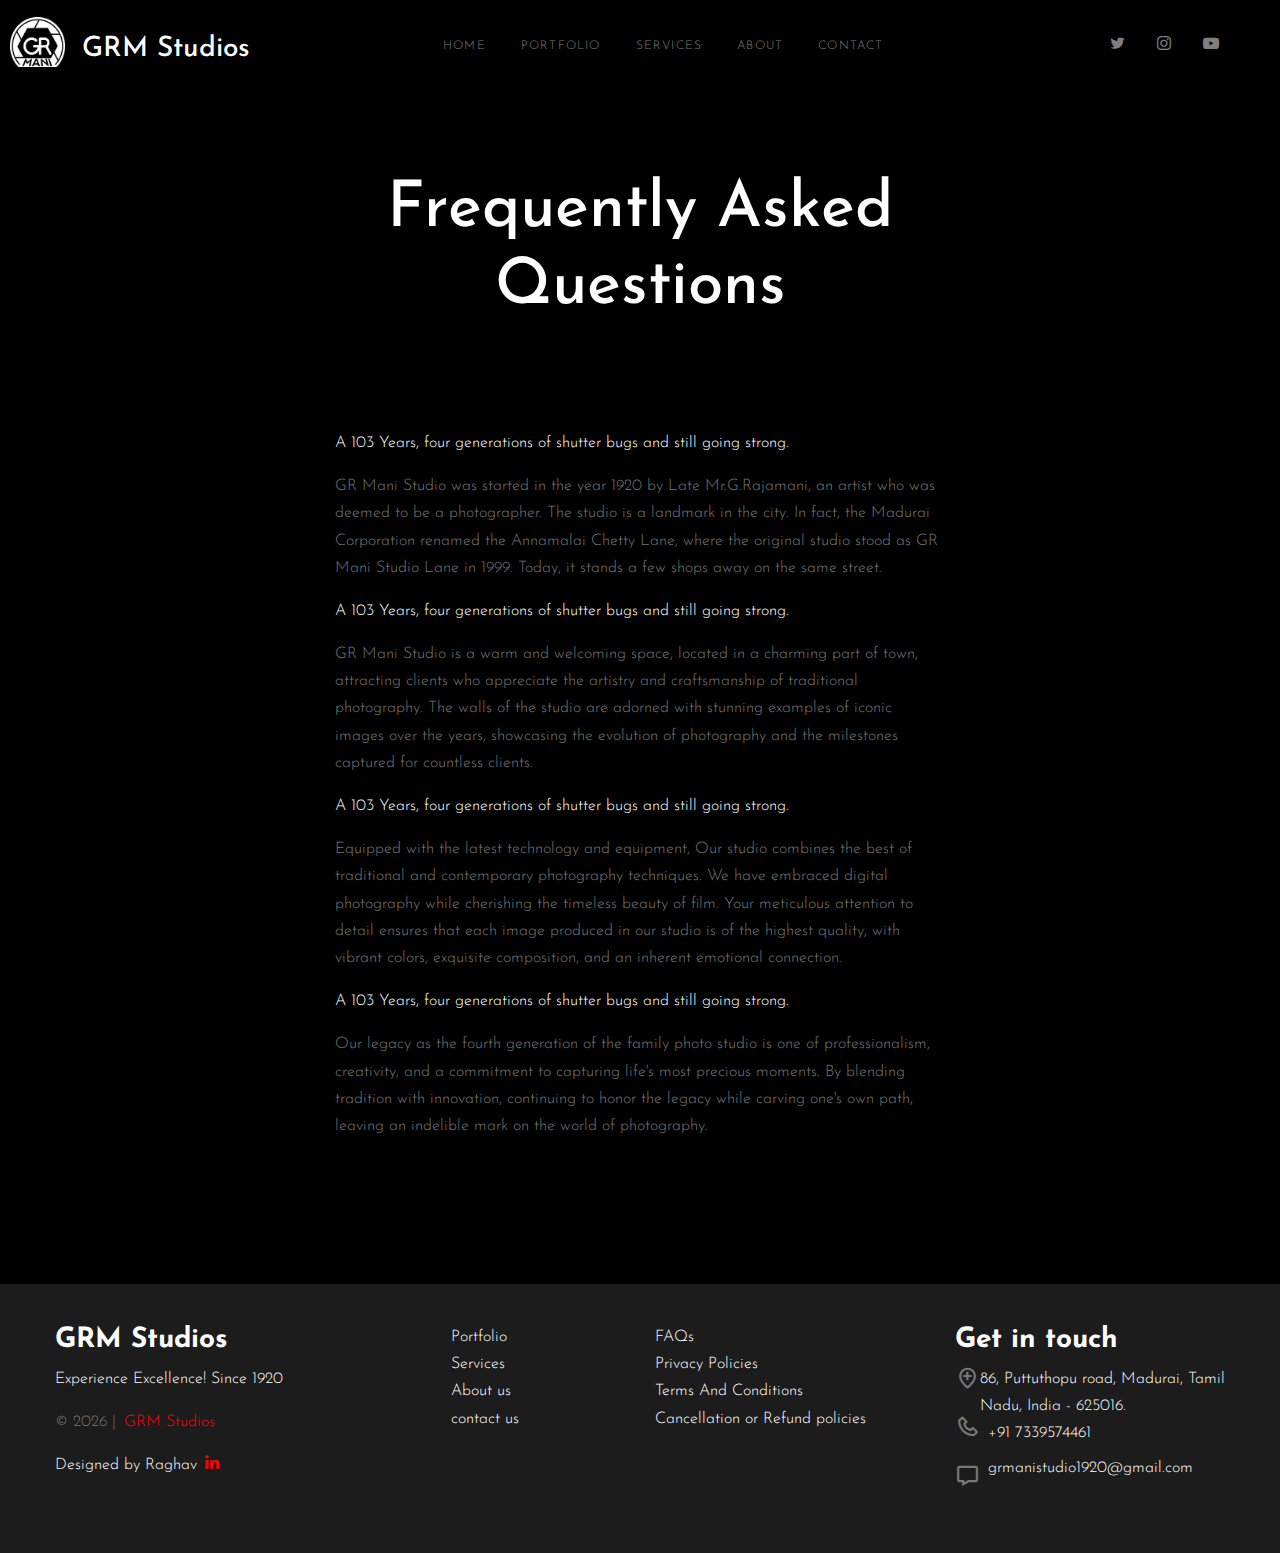
<file: FAQs.html>
<!DOCTYPE html>
<html lang="en">

<head>
  <title>GRM Stduios</title>
  <meta charset="utf-8">
  <meta name="viewport" content="width=device-width, initial-scale=1, shrink-to-fit=no">

  <link
    href="https://fonts.googleapis.com/css2?family=Josefin+Sans:wght@400;700&family=Roboto+Mono:wght@400;700&display=swap"
    rel="stylesheet">
  <link rel="stylesheet" href="fonts/icomoon/style.css">
  <link rel="shortcut icon" href="images/GRM-img/Webp/Logo2.webp" type="image/x-icon">  
  <link rel="stylesheet" href="css/bootstrap.min.css">
  <link rel="stylesheet" href="css/magnific-popup.css">
  <link rel="stylesheet" href="css/jquery-ui.css">
  <link rel="stylesheet" href="css/owl.carousel.min.css">
  <link rel="stylesheet" href="css/owl.theme.default.min.css">

  <!-- <link rel="stylesheet" href="css/lightgallery.min.css"> -->

  <!-- <link rel="stylesheet" href="css/bootstrap-datepicker.css"> -->

  <link rel="stylesheet" href="fonts/flaticon/font/flaticon.css">

  <!-- <link rel="stylesheet" href="css/swiper.css"> -->

  <link rel="stylesheet" href="css/aos.css">

  <link rel="stylesheet" href="css/style.css">

  <!--=============== BOXICONS ===============-->
  <link rel="stylesheet" href="https://cdn.jsdelivr.net/npm/boxicons@latest/css/boxicons.min.css">

</head>

<body oncontextmenu="return false">

  <div class="site-wrap">

    <div class="site-mobile-menu">
      <div class="site-mobile-menu-header">
        <div class="site-mobile-menu-close mt-3">
          <span class="icon-close2 js-menu-toggle"></span>
        </div>
      </div>
      <div class="site-mobile-menu-body"></div>
    </div>




    <header class="site-navbar py-3 ">

      <div class="container-fluid">
        <div class="row align-items-center">

          <div class="col-6 col-lg-3 d-flex flex-row brand-name-div" data-aos="fade-down">
            <a href="index.html" class="text-white mb-0"><img class="head-logo" src="images/GRM-img/Logo001.png" alt="png"></a>
            <h3 class="mt-3 text-nowarp"><a href="index.html" class="text-white mb-0"> &ThickSpace; GRM Studios</a></h3>
          </div>
          <div class="col-10 col-md-7 d-none d-lg-block " style="margin-left: -30px;" data-aos="fade-down">
            <nav class="site-navigation position-relative text-right text-lg-center " role="navigation">

              <ul class="site-menu js-clone-nav mx-auto d-none d-lg-block">
                <li class=""><a href="index.html">Home</a></li>
                <li class="">
                  <!-- <li class="has-children"> -->
                  <a href="single.html">Portfolio</a>
                  <!-- <ul class="dropdown">
                    <li><a href="#">Nature</a></li>
                    <li><a href="#">Portrait</a></li>
                    <li><a href="#">People</a></li>
                    <li><a href="#">Architecture</a></li>
                    <li><a href="#">Animals</a></li>
                    <li><a href="#">Sports</a></li>
                    <li><a href="#">Travel</a></li>
                    <li class="has-children">
                      <a href="#">Sub Menu</a>
                      z<ul class="dropdown">
                        <li><a href="#">Menu One</a></li>
                        <li><a href="#">Menu Two</a></li>
                        <li><a href="#">Menu Three</a></li>
                      </ul>
                    </li>
                  </ul> -->
                </li>
                <li><a href="services.html">Services</a></li>
                <li class=""><a href="about.html">About</a></li>
                <li><a href="contact.html">Contact</a></li>
              </ul>
            </nav>
          </div>

          <div class="col-6 col-lg-2 text-right" data-aos="fade-down">
            <div class="d-none d-lg-inline-block">
              <ul class="site-menu js-clone-nav ml-auto list-unstyled d-flex text-right mb-0" data-class="social">
                <!-- <li>
                  <a href="#" class="pl-0 pr-3"><span class="icon-facebook"></span></a>
                </li> -->
                <li>
                  <a href="#" class="pl-3 pr-3"><span class="icon-twitter"></span></a>
                </li>
                <li>
                  <a href="#" class="pl-3 pr-3"><span class="icon-instagram"></span></a>
                </li>
                <li>
                  <a href="#" class="pl-3 pr-3"><span class="icon-youtube-play"></span></a>
                </li>
              </ul>
            </div>

            <div class="d-none d-md-block d-lg-none ml-md-0 mr-auto py-3" style="position: relative; top: 3px;"><a href="#"
              class="site-menu-toggle js-menu-toggle text-white"><span class="icon-menu h3 text-white"></span></a>
            </div>

          </div>

        </div>
      </div>

    </header>



    <div class="site-section" data-aos="fade">
      <div class="container-fluid">

            <div class="row justify-content-center">

            <div class="col-md-7">
                <div class="row mb-5">
                <div class="col-12 ">
                    <h2 class="site-section-heading text-center">Frequently Asked Questions</h2>
                </div>
                </div>
            </div>

            </div>

            <div class="row mb-5">
                <div class="col-lg-3"></div>
                <div class="col-lg-6 col-12 mt-5 ml-auto">
                    <!-- <h3 class="text-white text-center">GR MANI STUDIO</h3> -->
                    <p class="text-white">A 103 Years, four generations of shutter bugs and still going strong. </p>
                    <p>
                        GR Mani Studio was started in the year 1920 by Late Mr.G.Rajamani, an artist who was deemed to be a photographer. The
                        studio is a landmark in the city. In fact, the Madurai Corporation renamed the Annamalai Chetty Lane, where the original
                        studio stood as GR Mani Studio Lane in 1999. Today, it stands a few shops away on the same street.
                    </p>

                    <p class="text-white">A 103 Years, four generations of shutter bugs and still going strong. </p>
                    <p>
                        GR Mani Studio is a warm and welcoming space, located in a charming part of town, attracting clients who appreciate the
                        artistry and craftsmanship of traditional photography. The walls of the studio are adorned with stunning examples of
                        iconic images over the years, showcasing the evolution of photography and the milestones captured for countless clients.
                    </p>

                    <p class="text-white">A 103 Years, four generations of shutter bugs and still going strong. </p>
                    <p>
                        Equipped with the latest technology and equipment, Our studio combines the best of traditional and contemporary
                        photography techniques. We have embraced digital photography while cherishing the timeless beauty of film. Your
                        meticulous attention to detail ensures that each image produced in our studio is of the highest quality, with vibrant
                        colors, exquisite composition, and an inherent emotional connection.
                    </p>

                    <p class="text-white">A 103 Years, four generations of shutter bugs and still going strong. </p>
                    <p>
                        Our legacy as the fourth generation of the family photo studio is one of professionalism, creativity, and a commitment
                        to capturing life's most precious moments. By blending tradition with innovation, continuing to honor the legacy while
                        carving one's own path, leaving an indelible mark on the world of photography.
                    </p>
                </div>
                <div class="col-lg-3"></div>
            </div>
        </div>
    </div>



    <div class="row container-fluid footer-home">
      <div class="col-sm-6 col-md-4 col-lg-3 col-xl-3">
        <h3 class=""><a href="index.html" class="text-white"><b> GRM Studios </b></a></h3>
        <p class="text-white">Experience Excellence! Since 1920</p>
        <p class="d-none d-sm-block">
          <!-- Link back to GRJ can't be removed. Template is licensed under CC BY 3.0. -->
          &copy;
          <script>document.write(new Date().getFullYear());</script> | &ThinSpace;<a href="" target="_blank">GRM Studios</a>
          <!-- Link back to GRJ can't be removed. Template is licensed under CC BY 3.0. -->
        </p>
        <div class="d-flex flex-row justify-content-start mb-2 ">
          <p class="text-white d-none d-sm-block" style="margin: 0;">
            Designed by Raghav
          </p>
          <a href="https://www.linkedin.com/in/raghavan-r1/" target="_blank" class="pl-2 d-none d-sm-block">
            <span class="icon-linkedin"></span>
          </a>
        </div>

        
      </div>
      
      <div class="col-sm-6 col-md-4 col-lg-3 col-xl-3 d-none d-sm-block">
        <ul class="list-unstyled ml-lg-5 pl-lg-5">
          <li><a class="text-white" href="single.html">Portfolio</a></li>
          <li><a class="text-white" href="services.html">Services</a></li>
          <li><a class="text-white" href="about.html">About us</a></li>
          <li><a class="text-white" href="contact.html">contact us</a></li>
        </ul>
      </div>
      
      <div class="col-sm-6 col-md-4 col-lg-3 col-xl-3">
        <ul class="list-unstyled">
          <li><a class="text-white" href="FAQs.html">FAQs</a></li>
          <li><a class="text-white" href="https://docs.google.com/document/d/1miUh6VRhVFzXNn9e1PCUmoS0mv21DcMEIGf9OsnR1LI/edit?usp=sharing" target="_blank">Privacy Policies</a></li>
          <li><a class="text-white" href="https://docs.google.com/document/d/1tP6xlJroRYL3J0H5QWX9LnJFCOMyiPP4lD2pB9MAk3s/edit?usp=sharing" target="_blank">Terms And Conditions</a></li>
          <li><a class="text-white" href="#">Cancellation or Refund policies</a></li>
        </ul>
        
        <div class="d-flex flex-row mb-2 d-block d-sm-none">
          <p class="text-white" style="margin: 0;">Designed by Raghav</p>
          <a href="https://www.linkedin.com/in/raghavan-r1/" target="_blank" class="pl-2"><span class="icon-linkedin"></span></a>
        </div>
        
         <p class="d-block d-sm-none">
          <!-- Link back to GRJ can't be removed. Template is licensed under CC BY 3.0. -->
          Copyright &copy;
          <script>document.write(new Date().getFullYear());</script> All rights reserved | <i class="icon-heart-o"
          aria-hidden="true"></i> by <a href="https://GRJ.com" target="_blank">GRJ</a>
          <!-- Link back to GRJ can't be removed. Template is licensed under CC BY 3.0. -->
        </p>

        </div>
        
        <div class="col-sm-6 col-md-4 col-lg-3 col-xl-3 hide-foot">
          <h3 class=""><a href="index.html" class="text-white"><b> Get in touch</b></a></h3>
          <div class="d-flex flex-row ">
            <div class="d-flex flex-column">
              <i class="bx bx-location-plus pb-4" style="font-size:25px;"></i>
            <i class="bx bx-phone pb-4" style="font-size:25px;"></i>
            <i class="bx bx-message pb-4" style="font-size:25px;"></i>
          </div>
          <ul class="list-unstyled">
            <li class="text-white">86, Puttuthopu road, Madurai, Tamil Nadu, India - 625016.</li>
            <li><a class="text-white p-2" href="#">+91 7339574461</a></li>
            <li class="text-white p-2">grmanistudio1920@gmail.com</li>
          </ul>
        </div> 
      </div>
        
      
      
        
        
        
      
    </div>


      <nav class="nav__bt container">
        <!-- <a href="#" class="nav__logo">Marlon</a> -->

        <div class="nav__menu" id="nav-menu">
            <ul class="nav__list" style="list-style: none;">
                <li class="nav__item">
                    <a href="index.html" class="nav__link " style="text-decoration: none;">
                        <i class='bx bx-home-alt nav__icon'></i>
                        <span class="nav__name">Home</span>
                    </a>
                </li>
                
                <li class="nav__item">
                    <a href="single.html" class="nav__link" style="text-decoration: none;">
                        <i class='bx bx-photo-album nav__icon'></i>
                        <span class="nav__name">Portfolio</span>
                    </a>
                </li>

                <li class="nav__item">
                    <a href="services.html" class="nav__link" style="text-decoration: none;">
                        <i class='bx bx-camera nav__icon'></i>
                        <span class="nav__name">Services</span>
                    </a>
                </li>

                <li class="nav__item">
                    <a href="about.html" class="nav__link active-link" style="text-decoration: none;">
                        <i class='bx bx-user nav__icon'></i>
                        <span class="nav__name">Portfolio</span>
                    </a>
                </li>

                <li class="nav__item">
                    <a href="contact.html" class="nav__link" style="text-decoration: none;">
                        <i class='bx bx-chat nav__icon'></i>
                        <span class="nav__name">Contact</span>
                    </a>
                </li>
            </ul>
        </div>

        <!-- <img src="assets/img/perfil.png" alt="" class="nav__img"> -->
      </nav>


  </div>

  <script src="js/jquery-3.3.1.min.js"></script>
  <script src="js/jquery-migrate-3.0.1.min.js"></script>
  <script src="js/jquery-ui.js"></script>
  <!-- <script src="js/popper.min.js"></script> -->
  <script src="js/bootstrap.min.js"></script>
  <script src="js/owl.carousel.min.js"></script>
  <!-- <script src="js/jquery.stellar.min.js"></script> -->
  <!-- <script src="js/jquery.countdown.min.js"></script> -->
  <script src="js/jquery.magnific-popup.min.js"></script>
  <!-- <script src="js/bootstrap-datepicker.min.js"></script> -->
  <!-- <script src="js/swiper.min.js"></script> -->
  <script src="js/aos.js"></script>

  <!-- <script src="js/picturefill.min.js"></script> -->
  <!-- <script src="js/lightgallery-all.min.js"></script> -->
  <!-- <script src="js/jquery.mousewheel.min.js"></script> -->

  <script src="js/main.js"></script>

  <script>
    $(document).ready(function () {
      $('#lightgallery').lightGallery();
    });

    var owl = $('.owl-carousel');
    owl.owlCarousel({
      items: 1,
      loop: true,
      margin: 10,
      autoplay: true,
      autoplayTimeout: 2000,
      autoplayHoverPause: true,
      // autoWidth: true,
      // autoHeight:true,
      responsive: {
        0: {
          items: 1
        },
        600: {
          items: 3
        },
        1000: {
          items: 3
        }
      }
    });
    owl.on('mouseenter', function () {
      owl.trigger('stop.owl.autoplay');
    });

    owl.on('mouseleave', function () {
      owl.trigger('play.owl.autoplay', [2000]);
    });
    // $('.stop').on('click', function () {
    //   owl.trigger('stop.owl.autoplay')
    // })
//     $('.owl-carousel').owlCarousel({
//     items:1,
//     margin:10,
//     autoHeight:true
// });


  </script>

</body>

</html>
</file>
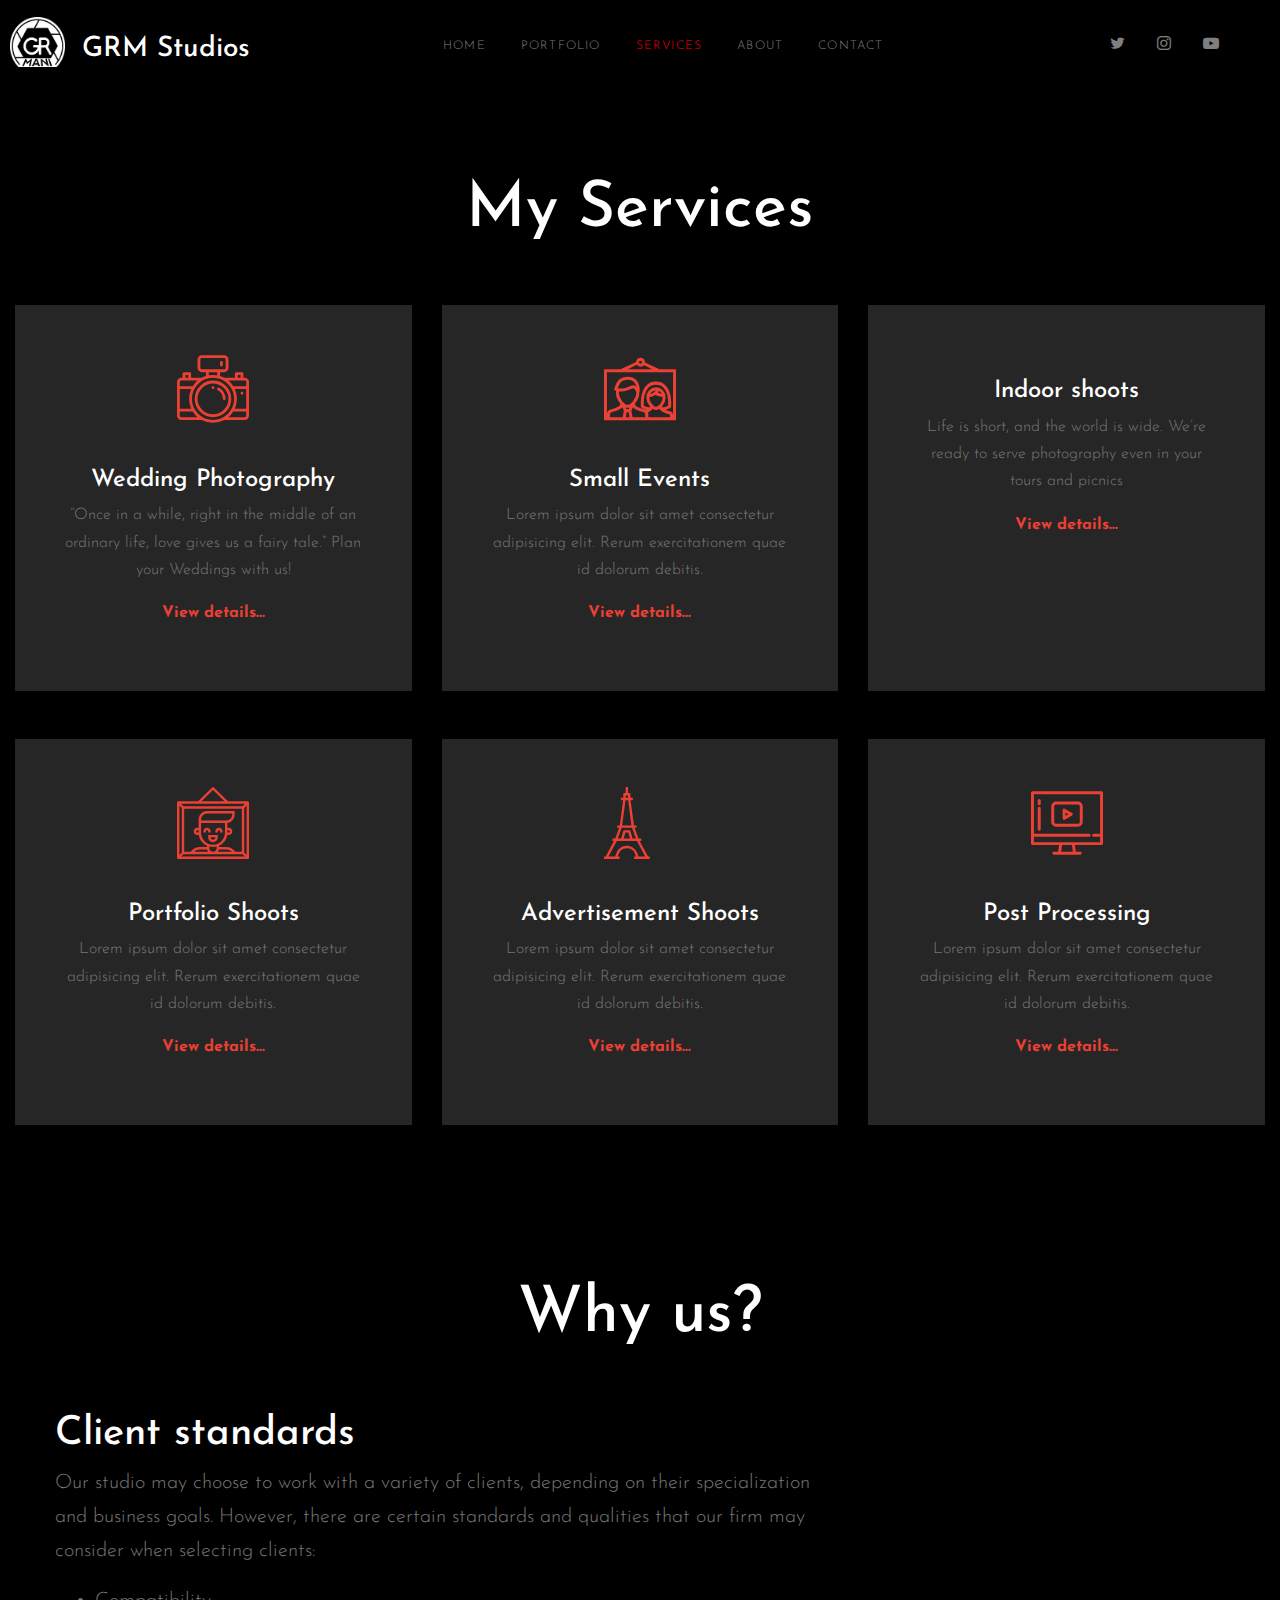
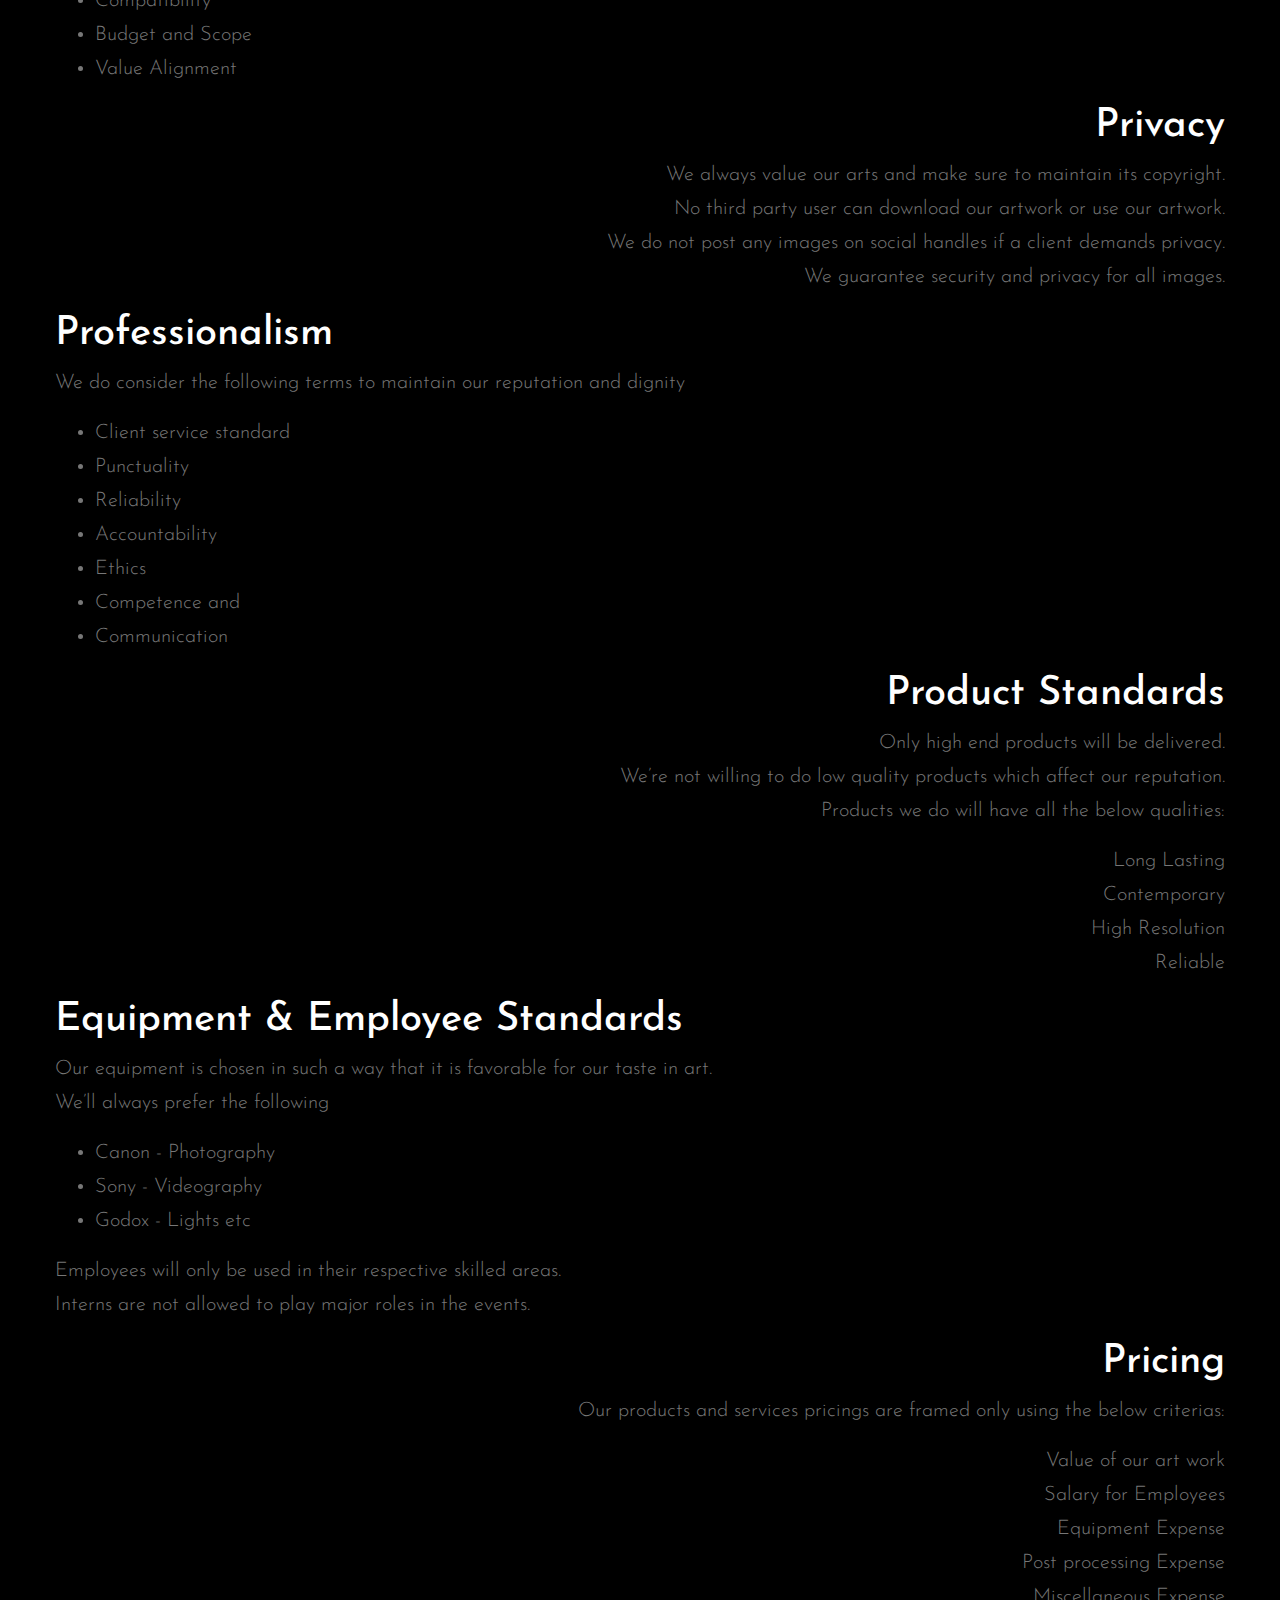
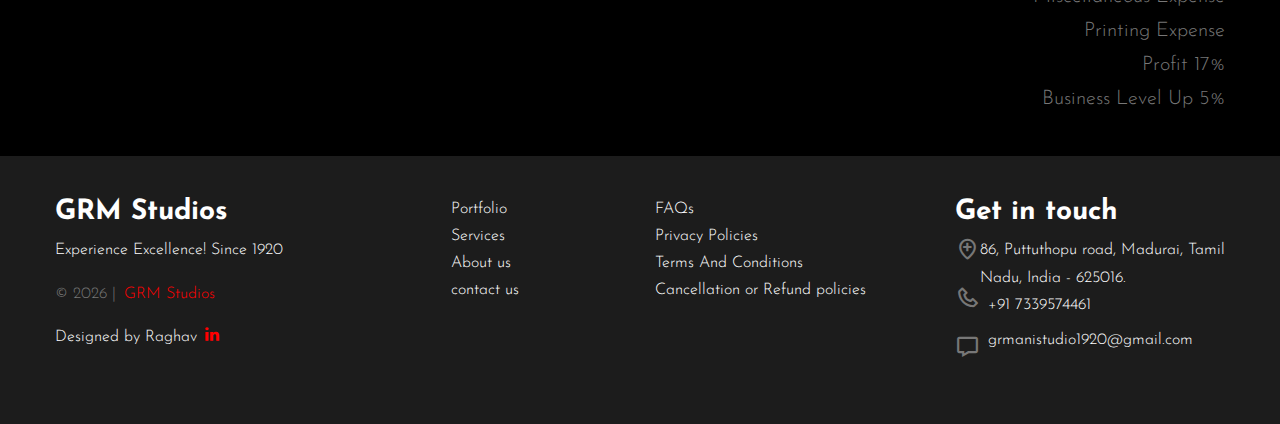
<file: services.html>
<!DOCTYPE html>
<html lang="en">

<head>
  <title>GRM Studios</title>
  <meta charset="utf-8">
  <meta name="viewport" content="width=device-width, initial-scale=1, shrink-to-fit=no">

  <link
    href="https://fonts.googleapis.com/css2?family=Josefin+Sans:wght@400;700&family=Roboto+Mono:wght@400;700&display=swap"
    rel="stylesheet">
  <link rel="stylesheet" href="fonts/icomoon/style.css">
  <link rel="shortcut icon" href="images/GRM-img/Webp/Logo2.webp" type="image/x-icon">
  <link rel="stylesheet" href="css/bootstrap.min.css">
  <link rel="stylesheet" href="css/magnific-popup.css">
  <!-- <link rel="stylesheet" href="css/jquery-ui.css"> -->
  <!-- <link rel="stylesheet" href="css/owl.carousel.min.css"> -->
  <!-- <link rel="stylesheet" href="css/owl.theme.default.min.css"> -->

  <!-- <link rel="stylesheet" href="css/lightgallery.min.css"> -->

  <!-- <link rel="stylesheet" href="css/bootstrap-datepicker.css"> -->

  <link rel="stylesheet" href="fonts/flaticon/font/flaticon.css">

  <!-- <link rel="stylesheet" href="css/swiper.css"> -->

  <link rel="stylesheet" href="css/aos.css">

  <link rel="stylesheet" href="css/style.css">
  <!--=============== BOXICONS ===============-->
  <link rel="stylesheet" href="https://cdn.jsdelivr.net/npm/boxicons@latest/css/boxicons.min.css">

  <link rel='stylesheet' href='https://cdn-uicons.flaticon.com/uicons-solid-straight/css/uicons-solid-straight.css'>


</head>

<body oncontextmenu="return false">

  <div class="site-wrap">

    <div class="site-mobile-menu">
      <div class="site-mobile-menu-header">
        <div class="site-mobile-menu-close mt-3">
          <span class="icon-close2 js-menu-toggle"></span>
        </div>
      </div>
      <div class="site-mobile-menu-body"></div>
    </div>




    <header class="site-navbar py-3">

      <div class="container-fluid">
        <div class="row align-items-center">

          <div class="col-6 col-lg-3 d-flex flex-row brand-name-div" data-aos="fade-down">
            <a href="index.html" class="text-white mb-0"><img class="head-logo" src="images/GRM-img/Logo001.png" alt="png"></a>
            <h3 class="mt-3 text-nowarp"><a href="index.html" class="text-white mb-0"> &ThickSpace; GRM Studios</a></h3>
          </div>
          <div class="col-10 col-md-7 d-none d-lg-block" style="margin-left: -30px;" data-aos="fade-down">
            <nav class="site-navigation position-relative text-right text-lg-center" role="navigation">

              <ul class="site-menu js-clone-nav mx-auto d-none d-lg-block">
                <li><a href="index.html">Home</a></li>
                <li class="">
                  <!-- <li class="has-children"> -->
                  <a href="single.html">Portfolio</a>
                  <!-- <ul class="dropdown">
                    <li><a href="#">Nature</a></li>
                    <li><a href="#">Portrait</a></li>
                    <li><a href="#">People</a></li>
                    <li><a href="#">Architecture</a></li>
                    <li><a href="#">Animals</a></li>
                    <li><a href="#">Sports</a></li>
                    <li><a href="#">Travel</a></li>
                    <li class="has-children">
                      <a href="#">Sub Menu</a>
                      <ul class="dropdown">
                        <li><a href="#">Menu One</a></li>
                        <li><a href="#">Menu Two</a></li>
                        <li><a href="#">Menu Three</a></li>
                      </ul>
                    </li>
                  </ul> -->
                </li>
                <li class="active"><a href="services.html">Services</a></li>
                <li><a href="about.html">About</a></li>
                <li><a href="contact.html">Contact</a></li>
              </ul>
            </nav>
          </div>

          <div class="col-6 col-lg-2 text-right" data-aos="fade-down">
            <div class="d-none d-lg-inline-block">
              <ul class="site-menu js-clone-nav ml-auto list-unstyled d-flex text-right mb-0" data-class="social">
                <!-- <li>
                  <a href="#" class="pl-0 pr-3"><span class="icon-facebook"></span></a>
                </li> -->
                <li>
                  <a href="#" class="pl-3 pr-3"><span class="icon-twitter"></span></a>
                </li>
                <li>
                  <a href="#" class="pl-3 pr-3"><span class="icon-instagram"></span></a>
                </li>
                <li>
                  <a href="#" class="pl-3 pr-3"><span class="icon-youtube-play"></span></a>
                </li>
              </ul>
            </div>

            <div class="d-none d-md-block d-lg-none ml-md-0 mr-auto py-3" style="position: relative; top: 3px;"><a href="#"
              class="site-menu-toggle js-menu-toggle text-white"><span class="icon-menu h3 text-white"></span></a>
          </div>

          </div>

        </div>
      </div>

    </header>



    <div class="site-section" data-aos="fade">
      <div class="container-fluid">

        <div class="row justify-content-center">

          <div class="col-md-7">
            <div class="row mb-5">
              <div class="col-12 ">
                <h2 class="site-section-heading text-center">My Services</h2>
              </div>
            </div>
          </div>

        </div>

        <div class="row">
          <a href="wedding.html" class="col-md-6 col-lg-6 col-xl-4 text-center mb-5 mb-lg-5">
            <!-- <div class=""> -->
            <div class="h-100 p-4 p-lg-5 site-block-feature-7">
              <span class="icon flaticon-camera display-3 text-primary mb-4 d-block"></span>
              <h3 class="text-white h4">Wedding Photography</h3>
              <p>“Once in a while, right in the middle of an ordinary life, love gives us a fairy tale.” Plan your
                Weddings with us!</p>
              <p><strong class="font-weight-bold text-primary">View details...</strong></p>
            </div>
            <!-- </div> -->
          </a>
          <a href="small-events.html" class="col-md-6 col-lg-6 col-xl-4 text-center mb-5 mb-lg-5">
            <!-- <div class=""> -->
            <div class="h-100 p-4 p-lg-5 site-block-feature-7">
              <span class="icon flaticon-picture display-3 text-primary mb-4 d-block"></span>
              <h3 class="text-white h4">Small Events</h3>
              <p>Lorem ipsum dolor sit amet consectetur adipisicing elit. Rerum exercitationem quae id dolorum debitis.
              </p>
              <p><strong class="font-weight-bold text-primary">View details...</strong></p>
            </div>
            <!-- </div> -->
          </a>
          <a href="Indoor.html" class="col-md-6 col-lg-6 col-xl-4 text-center mb-5 mb-lg-5">
            <!-- <div class=" "> -->
            <div class="h-100 p-4 p-lg-5 site-block-feature-7">
              <i class="icon fi fi-ss-video-camera display-3 text-primary mb-4 d-block"></i>
              <h3 class="text-white h4">Indoor shoots</h3>
              <p>Life is short, and the world is wide. We’re ready to serve photography even in your tours and picnics
              </p>
              <p><strong class="font-weight-bold text-primary">View details...</strong></p>
            </div>
            <!-- </div> -->
          </a>
          <a href="portfolio.html" class="col-md-6 col-lg-6 col-xl-4 text-center mb-5 mb-lg-5">
            <!-- <div class=""> -->
            <div class="h-100 p-4 p-lg-5 site-block-feature-7">
              <span class="icon flaticon-frame display-3 text-primary mb-4 d-block"></span>
              <h3 class="text-white h4">Portfolio Shoots</h3>
              <p>Lorem ipsum dolor sit amet consectetur adipisicing elit. Rerum exercitationem quae id dolorum debitis.
              </p>
              <p><strong class="font-weight-bold text-primary">View details...</strong></p>
            </div>
            <!-- </div> -->
          </a>
          <a href="ad-Shoot.html" class="col-md-6 col-lg-6 col-xl-4 text-center mb-5 mb-lg-5">
            <!-- <div class=""> -->
            <div class="h-100 p-4 p-lg-5 site-block-feature-7">
              <span class="icon flaticon-eiffel-tower display-3 text-primary mb-4 d-block"></span>
              <h3 class="text-white h4">Advertisement Shoots</h3>
              <p>Lorem ipsum dolor sit amet consectetur adipisicing elit. Rerum exercitationem quae id dolorum debitis.
              </p>
              <p><strong class="font-weight-bold text-primary">View details...</strong></p>
            </div>
            <!-- </div> -->
          </a>
          <a href="Post-Processing.html" class="col-md-6 col-lg-6 col-xl-4 text-center mb-5 mb-lg-5">
            <!-- <div class=""> -->
            <div class="h-100 p-4 p-lg-5 site-block-feature-7">
              <span class="icon flaticon-video-play display-3 text-primary mb-4 d-block"></span>
              <h3 class="text-white h4">Post Processing</h3>
              <p>Lorem ipsum dolor sit amet consectetur adipisicing elit. Rerum exercitationem quae id dolorum debitis.
              </p>
              <p><strong class="font-weight-bold text-primary">View details...</strong></p>
            </div>
            <!-- </div> -->
          </a>

        </div>
      </div>
    </div>


    <div class="row m-4">
      <div class="col-12" id="middle-section">
        <h1 class="text-white text-center pb-5 site-section-heading " >Why us?</h1>
        <div class="whyus1 d-lg-flex flex-column justify-content-start ml-xl-3">
          <div class="d-lg-flex flex-row ">
            <p class="h1 text-white">Client standards</p>
            <i class="fi-ss-handshake m-2 pt-1"></i>          
          </div>
          <p class=" ">Our studio may choose to work with a variety of clients, depending on their specialization <br> and business goals. However, there are certain standards and qualities that our firm may <br> consider when selecting clients:</p>
          <ul class="">
            <li>Compatibility</li>
            <li>Budget and Scope</li>
            <li>Value Alignment</li>
          </ul>
        </div>

        <div class="whyus2 d-lg-flex flex-column justify-content-end mr-xl-3">
          <div class="d-lg-flex flex-row justify-content-end">
            <i class="fi-ss-shield-check m-2 pt-1 d-none d-sm-block"></i>          
            <p class="text-lg-right h1 text-white">Privacy</p>
            <i class="fi-ss-shield-check m-2 pt-1 d-block d-sm-none"></i>          
          </div>
          <p class="text-lg-right">We always value our arts and make sure to maintain its copyright. <br> No third party user can download our artwork or use our artwork. <br> We do not post any images on social handles if a client demands privacy. <br> We guarantee  security and privacy for all images.
          </p>

        </div>
        <div class="whyus3 d-lg-flex flex-column justify-content-start ml-xl-3">
          <div class="d-lg-flex flex-row ">
            <p class="h1 text-white">Professionalism</p>
            <i class="fi-ss-rectangle-pro m-2 pt-1"></i>          
            <i class="fi-ss-briefcase m-2 pt-1"></i>          
          </div>
          <p class="">We do consider the following terms to maintain our reputation and dignity</p>
          <ul class="">
            <li>Client service standard</li>
            <li>Punctuality</li>
            <li>Reliability</li>
            <li>Accountability</li>
            <li>Ethics</li>
            <li>Competence and</li>
            <li>Communication</li>
          </ul>

        </div>

        <div class="whyus4 d-lg-flex flex-column justify-content-end text-lg-right mr-xl-3">
          <div class="d-lg-flex flex-row justify-content-end">
            <i class="fi-ss-box-open-full m-2 pt-1 d-none d-sm-block"></i>          
            <p class=" h1 text-white">Product Standards</p>
            <i class="fi-ss-box-open-full m-2 pt-1 d-block d-sm-none"></i>          
          </div>
          <p class="">Only high end products will be delivered. <br>We’re not willing to do low quality products which affect our reputation.
            <br>Products we do will have all the below qualities:
            </p>
          <ul class="list-unstyled">
            <li>Long Lasting</li>
            <li>Contemporary</li>
            <li>High Resolution</li>
            <li>Reliable</li>
          </ul>

        </div>

        <div class="whyus5 d-lg-flex flex-column justify-content-start ml-xl-3">
          <div class="d-lg-flex flex-row ">
            <p class=" h1 text-white">Equipment & Employee Standards</p>
            <i class="fi-ss-camera-viewfinder m-2 pt-1"></i>          
          </div>
          <p class="">Our equipment is chosen in such a way that it is favorable for our taste in art. <br> We’ll always prefer the following</p>
          <ul class="">
            <li>Canon - Photography</li>
            <li>Sony - Videography</li>
            <li>Godox - Lights etc</li>
          </ul>
          <p>Employees will only be used in their respective skilled areas. <br>
            Interns are not allowed to play major roles in the events.
            </p>

        </div>

        <div class="whyus6 d-lg-flex flex-column justify-content-end text-lg-right mr-xl-3">
          <div class="d-lg-flex flex-row justify-content-end">
            <i class="fi-ss-tags m-2 pt-1 d-none d-sm-block"></i>
            <p class=" h1 text-white">Pricing</p>
            <i class="fi-ss-tags m-2 pt-1 d-block d-sm-none"></i>
          </div>
          <p class="">Our products and services pricings are framed only using the below criterias:</p>
          <ul class="list-unstyled">
            <li>Value of our art work</li>
            <li>Salary for Employees</li>
            <li>Equipment Expense</li>
            <li>Post processing Expense</li>
            <li>Miscellaneous Expense </li>
            <li>Printing Expense</li>
            <li>Profit 17%</li>
            <li>Business Level Up 5%</li>
          </ul>

        </div>

      </div>
    </div>


    <div class="row container-fluid footer-home">
      <div class="col-sm-6 col-md-4 col-lg-3 col-xl-3">
        <h3 class=""><a href="index.html" class="text-white"><b> GRM Studios </b></a></h3>
        <p class="text-white">Experience Excellence! Since 1920</p>
        <p class="d-none d-sm-block">
          <!-- Link back to GRJ can't be removed. Template is licensed under CC BY 3.0. -->
          &copy;
          <script>document.write(new Date().getFullYear());</script> | &ThinSpace;<a href="" target="_blank">GRM Studios</a>
          <!-- Link back to GRJ can't be removed. Template is licensed under CC BY 3.0. -->
        </p>
        <div class="d-flex flex-row justify-content-start mb-2 ">
          <p class="text-white d-none d-sm-block" style="margin: 0;">
            Designed by Raghav
          </p>
          <a href="https://www.linkedin.com/in/raghavan-r1/" target="_blank" class="pl-2 d-none d-sm-block">
            <span class="icon-linkedin"></span>
          </a>
        </div>

        
      </div>
      
      <div class="col-sm-6 col-md-4 col-lg-3 col-xl-3 d-none d-sm-block">
        <ul class="list-unstyled ml-lg-5 pl-lg-5">
          <li><a class="text-white" href="single.html">Portfolio</a></li>
          <li><a class="text-white" href="services.html">Services</a></li>
          <li><a class="text-white" href="about.html">About us</a></li>
          <li><a class="text-white" href="contact.html">contact us</a></li>
        </ul>
      </div>
      
      <div class="col-sm-6 col-md-4 col-lg-3 col-xl-3">
        <ul class="list-unstyled">
          <li><a class="text-white" href="FAQs.html">FAQs</a></li>
          <li><a class="text-white" href="https://docs.google.com/document/d/1miUh6VRhVFzXNn9e1PCUmoS0mv21DcMEIGf9OsnR1LI/edit?usp=sharing" target="_blank">Privacy Policies</a></li>
          <li><a class="text-white" href="https://docs.google.com/document/d/1tP6xlJroRYL3J0H5QWX9LnJFCOMyiPP4lD2pB9MAk3s/edit?usp=sharing" target="_blank">Terms And Conditions</a></li>
          <li><a class="text-white" href="#">Cancellation or Refund policies</a></li>
        </ul>
        
        <div class="d-flex flex-row mb-2 d-block d-sm-none">
          <p class="text-white" style="margin: 0;">Designed by Raghav</p>
          <a href="https://www.linkedin.com/in/raghavan-r1/" target="_blank" class="pl-2"><span class="icon-linkedin"></span></a>
        </div>
        
         <p class="d-block d-sm-none">
          <!-- Link back to GRJ can't be removed. Template is licensed under CC BY 3.0. -->
          Copyright &copy;
          <script>document.write(new Date().getFullYear());</script> All rights reserved | <i class="icon-heart-o"
          aria-hidden="true"></i> by <a href="https://GRJ.com" target="_blank">GRJ</a>
          <!-- Link back to GRJ can't be removed. Template is licensed under CC BY 3.0. -->
        </p>

        </div>
        
        <div class="col-sm-6 col-md-4 col-lg-3 col-xl-3 hide-foot">
          <h3 class=""><a href="index.html" class="text-white"><b> Get in touch</b></a></h3>
          <div class="d-flex flex-row ">
            <div class="d-flex flex-column">
              <i class="bx bx-location-plus pb-4" style="font-size:25px;"></i>
            <i class="bx bx-phone pb-4" style="font-size:25px;"></i>
            <i class="bx bx-message pb-4" style="font-size:25px;"></i>
          </div>
          <ul class="list-unstyled">
            <li class="text-white">86, Puttuthopu road, Madurai, Tamil Nadu, India - 625016.</li>
            <li><a class="text-white p-2" href="#">+91 7339574461</a></li>
            <li class="text-white p-2">grmanistudio1920@gmail.com</li>
          </ul>
        </div> 
      </div>
        
      
      
        
        
        
      
    </div>


      <nav class="nav__bt container">
        <!-- <a href="#" class="nav__logo">Marlon</a> -->

        <div class="nav__menu" id="nav-menu">
            <ul class="nav__list" style="list-style: none;">
                <li class="nav__item">
                    <a href="index.html" class="nav__link " style="text-decoration: none;">
                        <i class='bx bx-home-alt nav__icon'></i>
                        <span class="nav__name">Home</span>
                    </a>
                </li>
                
                <li class="nav__item">
                    <a href="single.html" class="nav__link" style="text-decoration: none;">
                        <i class='bx bx-photo-album nav__icon'></i>
                        <span class="nav__name">Portfolio</span>
                    </a>
                </li>

                <li class="nav__item">
                    <a href="services.html" class="nav__link active-link" style="text-decoration: none;">
                        <i class='bx bx-camera nav__icon'></i>
                        <span class="nav__name">Services</span>
                    </a>
                </li>

                <li class="nav__item">
                    <a href="about.html" class="nav__link" style="text-decoration: none;">
                        <i class='bx bx-user nav__icon'></i>
                        <span class="nav__name">Portfolio</span>
                    </a>
                </li>

                <li class="nav__item">
                    <a href="contact.html" class="nav__link" style="text-decoration: none;">
                        <i class='bx bx-chat nav__icon'></i>
                        <span class="nav__name">Contact</span>
                    </a>
                </li>
            </ul>
        </div>

        <!-- <img src="assets/img/perfil.png" alt="" class="nav__img"> -->
    </nav>  
  </div>





  </div>

  
  <script src="js/jquery-3.3.1.min.js"></script>
  <script src="js/jquery-migrate-3.0.1.min.js"></script>
  <script src="js/jquery-ui.js"></script>
  <!-- <script src="js/popper.min.js"></script> -->
  <script src="js/bootstrap.min.js"></script>
  <!-- <script src="js/owl.carousel.min.js"></script> -->
  <!-- <script src="js/jquery.stellar.min.js"></script> -->
  <!-- <script src="js/jquery.countdown.min.js"></script> -->
  <!-- <script src="js/jquery.magnific-popup.min.js"></script> -->
  <!-- <script src="js/bootstrap-datepicker.min.js"></script> -->
  <!-- <script src="js/swiper.min.js"></script> -->
  <script src="js/aos.js"></script>

  <!-- <script src="js/picturefill.min.js"></script> -->
  <!-- <script src="js/lightgallery-all.min.js"></script> -->
  <!-- <script src="js/jquery.mousewheel.min.js"></script> -->

  <script src="js/main.js"></script>

  <script>
    $(document).ready(function () {
      $('#lightgallery').lightGallery();
    });
  </script>

</body>

</html>
</file>
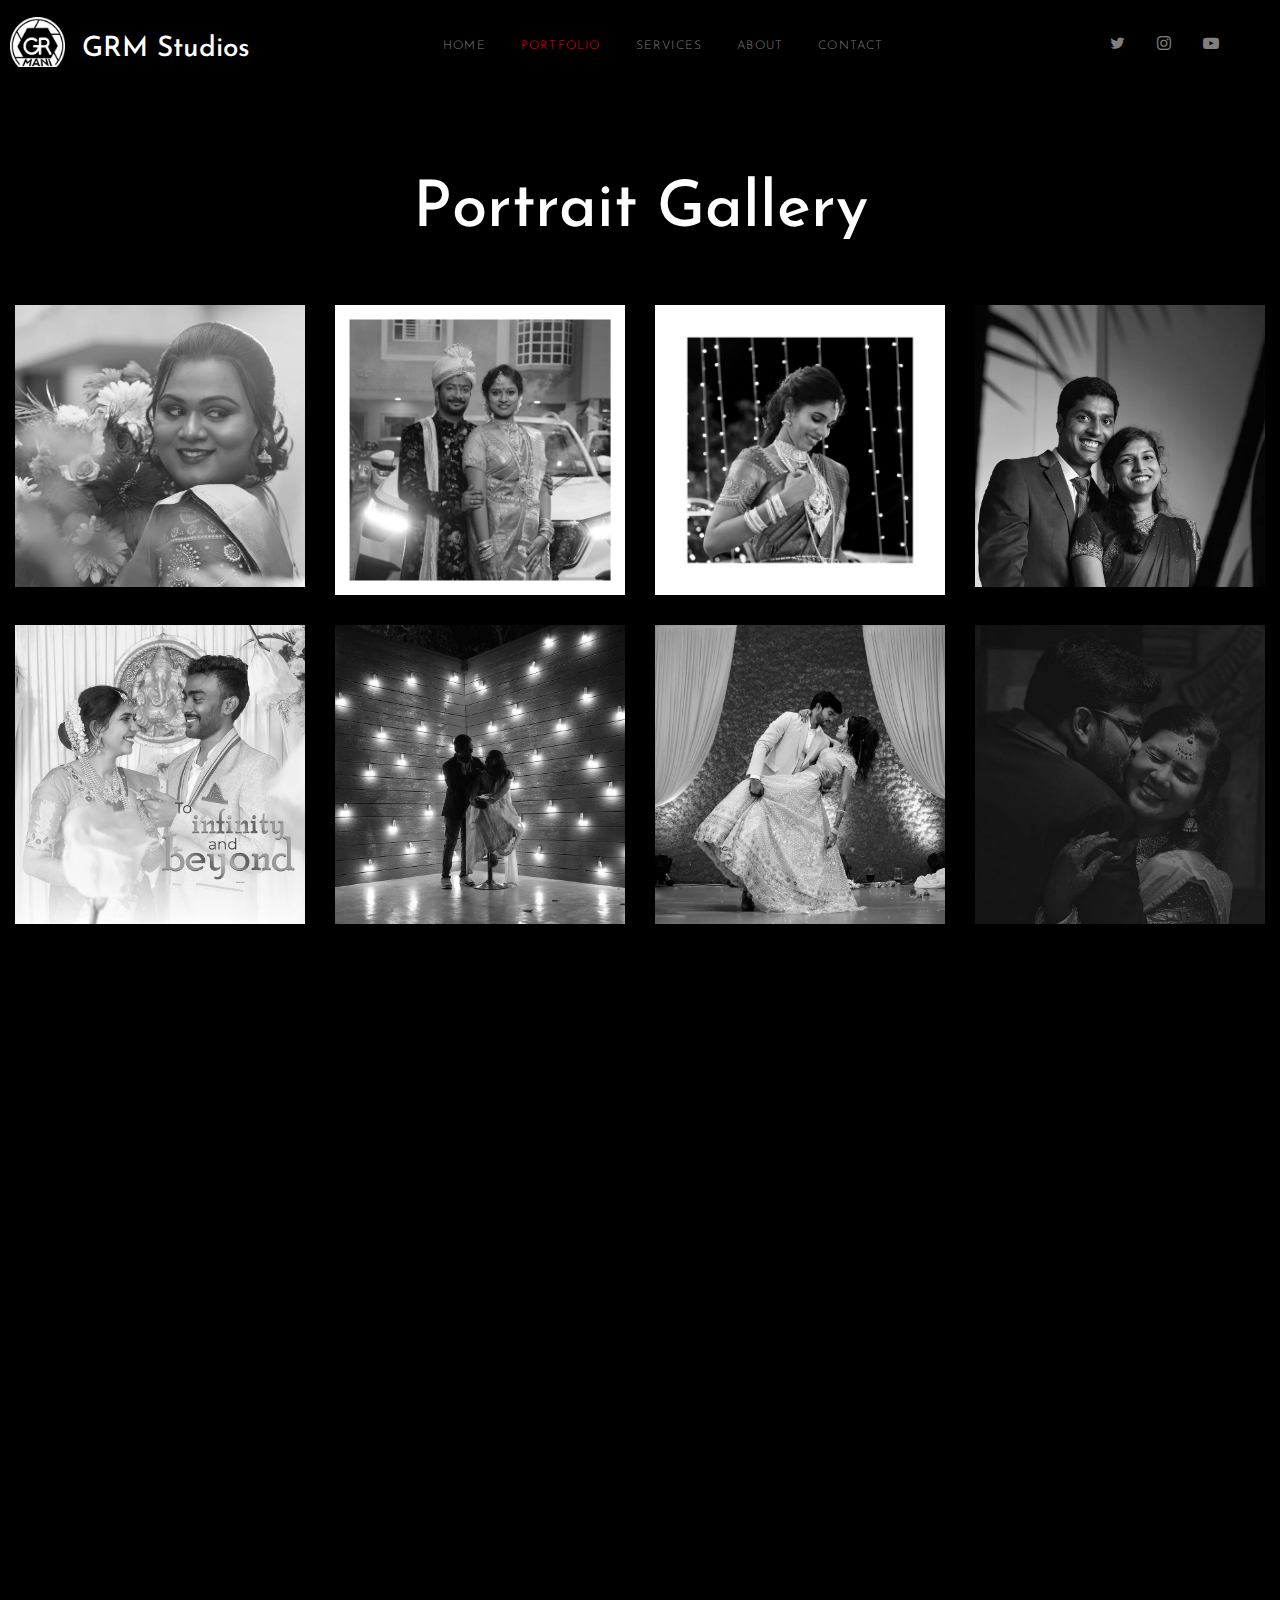
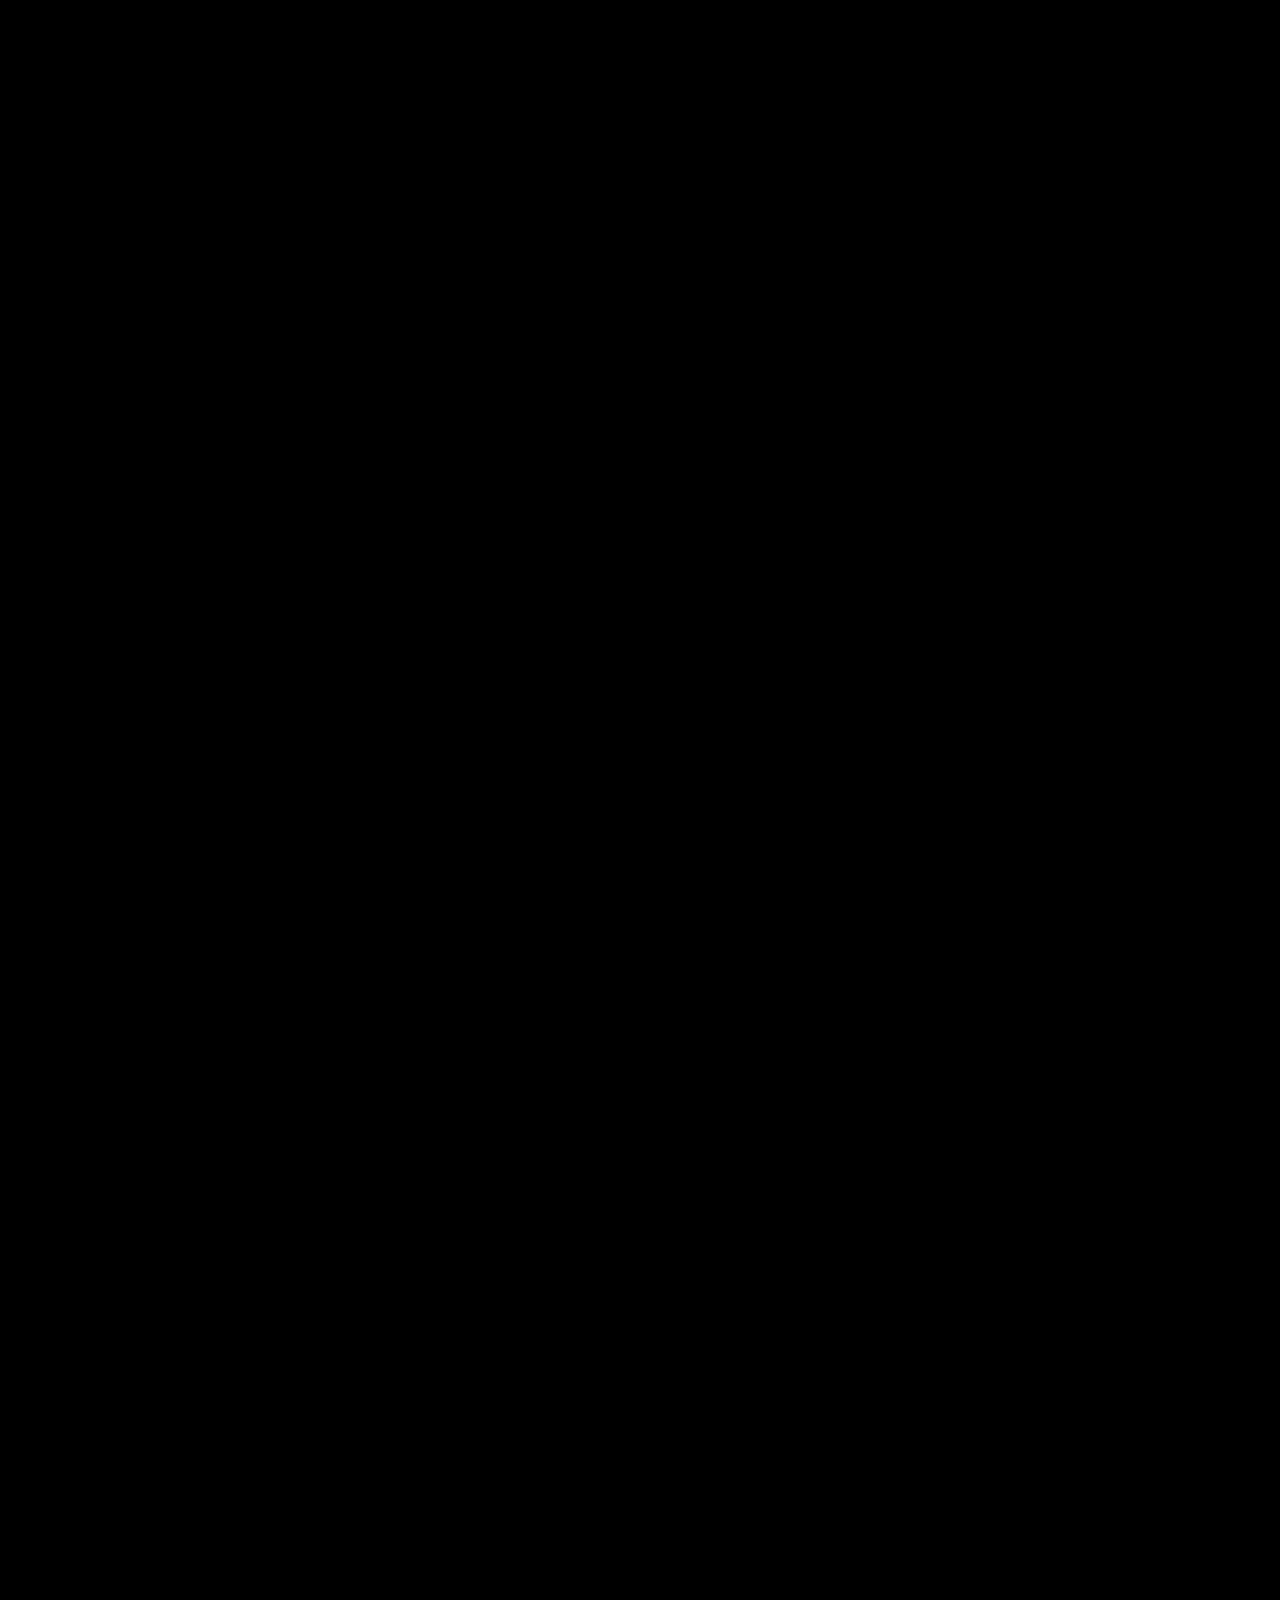
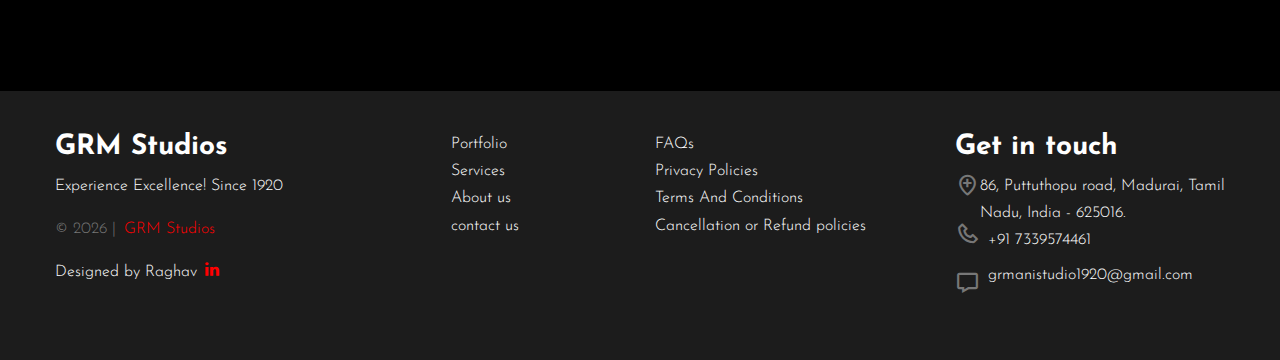
<file: single.html>
<!DOCTYPE html>
<html lang="en">
<head>
  <title>GRM Studios</title>
  <meta charset="utf-8">
  <meta name="viewport" content="width=device-width, initial-scale=1, shrink-to-fit=no">
  <link href="https://fonts.googleapis.com/css2?family=Josefin+Sans:wght@400;700&family=Roboto+Mono:wght@400;700&display=swap" rel="stylesheet">
  <link rel="stylesheet" href="fonts/icomoon/style.css">
  <link rel="shortcut icon" href="images/GRM-img/Webp/Logo2.webp" type="image/x-icon">
  <link rel="stylesheet" href="css/bootstrap.min.css">
  <link rel="stylesheet" href="css/magnific-popup.css">
  <link rel="stylesheet" href="css/jquery-ui.css">
  <link rel="stylesheet" href="css/owl.carousel.min.css">
  <link rel="stylesheet" href="css/owl.theme.default.min.css">

  <link rel="stylesheet" href="css/lightgallery.min.css">    

  <link rel="stylesheet" href="css/bootstrap-datepicker.css">

  <link rel="stylesheet" href="fonts/flaticon/font/flaticon.css">

  <link rel="stylesheet" href="css/swiper.css">

  <link rel="stylesheet" href="css/aos.css">

  <link rel="stylesheet" href="css/style.css">

  <!--=============== BOXICONS ===============-->
  <link rel="stylesheet" href="https://cdn.jsdelivr.net/npm/boxicons@latest/css/boxicons.min.css">

</head>
<body oncontextmenu="return false">

  <div class="site-wrap">

    <div class="site-mobile-menu">
      <div class="site-mobile-menu-header">
        <div class="site-mobile-menu-close mt-3">
          <span class="icon-close2 js-menu-toggle"></span>
        </div>
      </div>
      <div class="site-mobile-menu-body"></div>
    </div>
    



    <header class="site-navbar py-3" role="banner">

      <div class="container-fluid">
        <div class="row align-items-center">

          <div class="col-6 col-lg-3 d-flex flex-row brand-name-div" data-aos="fade-down">
            <a href="index.html" class="text-white mb-0"><img class="head-logo" src="images/GRM-img/Logo001.png" alt="png"></a>
            <h3 class="mt-3 text-nowarp"><a href="index.html" class="text-white mb-0"> &ThickSpace; GRM Studios</a></h3>
          </div>
          <div class="col-10 col-md-7 d-none d-lg-block" style="margin-left: -30px;" data-aos="fade-down">
            <nav class="site-navigation position-relative text-right text-lg-center" role="navigation">

              <ul class="site-menu js-clone-nav mx-auto d-none d-lg-block">
                <li><a href="index.html">Home</a></li>
                <li class="active">
                <!-- <li class="has-children active"> -->
                  <a href="single.html">Portfolio</a>
                  <!-- <ul class="dropdown">
                    <li><a href="#">Nature</a></li>
                    <li><a href="#">Portrait</a></li>
                    <li><a href="#">People</a></li>
                    <li><a href="#">Architecture</a></li>
                    <li><a href="#">Animals</a></li>
                    <li><a href="#">Sports</a></li>
                    <li><a href="#">Travel</a></li>
                    <li class="has-children">
                      <a href="#">Sub Menu</a>
                      <ul class="dropdown">
                        <li><a href="#">Menu One</a></li>
                        <li><a href="#">Menu Two</a></li>
                        <li><a href="#">Menu Three</a></li>
                      </ul>
                    </li>
                  </ul> -->
                </li>
                <li><a href="services.html">Services</a></li>
                <li><a href="about.html">About</a></li>
                <li><a href="contact.html">Contact</a></li>
              </ul>
            </nav>
          </div>

          <div class="col-6 col-lg-2 text-right" data-aos="fade-down">
            <div class="d-none d-lg-inline-block">
              <ul class="site-menu js-clone-nav ml-auto list-unstyled d-flex text-right mb-0" data-class="social">
                <!-- <li>
                  <a href="#" class="pl-0 pr-3"><span class="icon-facebook"></span></a>
                </li> -->
                <li>
                  <a href="#" class="pl-3 pr-3"><span class="icon-twitter"></span></a>
                </li>
                <li>
                  <a href="#" class="pl-3 pr-3"><span class="icon-instagram"></span></a>
                </li>
                <li>
                  <a href="#" class="pl-3 pr-3"><span class="icon-youtube-play"></span></a>
                </li>
              </ul>
            </div>

            <div class="d-none d-md-block d-lg-none ml-md-0 mr-auto py-3" style="position: relative; top: 3px;"><a href="#"
              class="site-menu-toggle js-menu-toggle text-white"><span class="icon-menu h3 text-white"></span></a>
            </div>

          </div>

        </div>
      </div>
      
    </header>



    <div class="site-section"  data-aos="fade">
      <div class="container-fluid">

        <div class="row justify-content-center">

          <div class="col-md-7">
            <div class="row mb-5">
              <div class="col-12 ">
                <h2 class="site-section-heading text-center">Portrait Gallery</h2>
              </div>
            </div>
          </div>

        </div>
        <div class="row" id="lightgallery">
           <div class="col-sm-6 col-md-4 col-lg-3 col-xl-3 item" data-aos="fade" data-src="images/GRM-img/square-photos/A_10.jpg" data-sub-html=""> <!--<h4>Fading Light</h4><p>Lorem ipsum dolor sit amet, consectetur adipisicing elit. Dolor doloremque hic excepturi fugit, sunt impedit fuga tempora, ad amet aliquid?</p>  -->
            <a href="#"><img src="images/GRM-img/square-photos/webp/A_10.webp" alt="IMage" class="img-fluid"></a>
          </div>
          <div class="col-sm-6 col-md-4 col-lg-3 col-xl-3 item" data-aos="fade" data-src="images/GRM-img/square-photos/018.jpeg" data-sub-html="">
            <a href="#"><img src="images/GRM-img/square-photos/webp/018.webp" alt="IMage" class="img-fluid"></a>
          </div>
          <div class="col-sm-6 col-md-4 col-lg-3 col-xl-3 item" data-aos="fade" data-src="images/GRM-img/square-photos/036.jpeg" data-sub-html="">
            <a href="#"><img src="images/GRM-img/square-photos/webp/036.webp" alt="IMage" class="img-fluid"></a>
          </div>
          <div class="col-sm-6 col-md-4 col-lg-3 col-xl-3 item" data-aos="fade" data-src="images/GRM-img/square-photos/001.jpeg" data-sub-html="">
            <a href="#"><img src="images/GRM-img/square-photos/webp/A_01.webp" alt="IMage" class="img-fluid"></a>
          </div>
          <div class="col-sm-6 col-md-4 col-lg-3 col-xl-3 item" data-aos="fade" data-src="images/GRM-img/square-photos/002.jpeg" data-sub-html="">
            <a href="#"><img src="images/GRM-img/square-photos/webp/A_12.webp" alt="IMage" class="img-fluid"></a>
          </div>
          <div class="col-sm-6 col-md-4 col-lg-3 col-xl-3 item" data-aos="fade" data-src="images/GRM-img/square-photos/003.jpg" data-sub-html="">
            <a href="#"><img src="images/GRM-img/square-photos/webp/A_14.webp" alt="IMage" class="img-fluid"></a>
          </div>

          <div class="col-sm-6 col-md-4 col-lg-3 col-xl-3 item" data-aos="fade" data-src="images/GRM-img/square-photos/004.jpg" data-sub-html="">
            <a href="#"><img src="images/GRM-img/square-photos/webp/A_26.webp" alt="IMage" class="img-fluid"></a>
          </div>
          <div class="col-sm-6 col-md-4 col-lg-3 col-xl-3 item" data-aos="fade" data-src="images/GRM-img/square-photos/005.jpg" data-sub-html="">
            <a href="#"><img src="images/GRM-img/square-photos/webp/A_16.webp" alt="IMage" class="img-fluid"></a>
          </div>
          <div class="col-sm-6 col-md-4 col-lg-3 col-xl-3 item" data-aos="fade" data-src="images/GRM-img/square-photos/A_06.jpg" data-sub-html="">
            <a href="#"><img src="images/GRM-img/square-photos/webp/A_17.webp" alt="IMage" class="img-fluid"></a>
          </div>

          <div class="col-sm-6 col-md-4 col-lg-3 col-xl-3 item" data-aos="fade" data-src="images/big-images/A00A0534.jpg" data-sub-html="">
            <a href="#"><img src="images/GRM-img/square-photos/webp/A_18.webp" alt="IMage" class="img-fluid"></a>
          </div>
          <div class="col-sm-6 col-md-4 col-lg-3 col-xl-3 item" data-aos="fade" data-src="images/big-images/nature_big_8.jpg" data-sub-html="">
            <a href="#"><img src="images/GRM-img/square-photos/webp/A_19.webp" alt="IMage" class="img-fluid"></a>
          </div>
          <div class="col-sm-6 col-md-4 col-lg-3 col-xl-3 item" data-aos="fade" data-src="images/big-images/nature_big_7.jpg" data-sub-html="">
            <a href="#"><img src="images/GRM-img/square-photos/webp/A_20.webp" alt="IMage" class="img-fluid"></a>
          </div>
          <div class="col-sm-6 col-md-4 col-lg-3 col-xl-3 item" data-aos="fade" data-src="images/big-images/nature_big_6.jpg" data-sub-html="">
            <a href="#"><img src="images/GRM-img/square-photos/webp/014.webp" alt="IMage" class="img-fluid"></a>
          </div>
          <div class="col-sm-6 col-md-4 col-lg-3 col-xl-3 item" data-aos="fade" data-src="images/big-images/nature_big_5.jpg" data-sub-html="">
            <a href="#"><img src="images/GRM-img/square-photos/webp/A_11.webp" alt="IMage" class="img-fluid"></a>
          </div>
          <div class="col-sm-6 col-md-4 col-lg-3 col-xl-3 item" data-aos="fade" data-src="images/big-images/nature_big_4.jpg" data-sub-html="">
            <a href="#"><img src="images/GRM-img/square-photos/webp/A_21.webp" alt="IMage" class="img-fluid"></a>
          </div>

          <div class="col-sm-6 col-md-4 col-lg-3 col-xl-3 item" data-aos="fade" data-src="images/big-images/nature_big_3.jpg" data-sub-html="">
            <a href="#"><img src="images/GRM-img/square-photos/webp/A_11.webp" alt="IMage" class="img-fluid"></a>
          </div>
          <div class="col-sm-6 col-md-4 col-lg-3 col-xl-3 item" data-aos="fade" data-src="images/big-images/nature_big_2.jpg" data-sub-html="">
            <a href="#"><img src="images/GRM-img/square-photos/webp/A_11.webp" alt="IMage" class="img-fluid"></a>
          </div>
          <div class="col-sm-6 col-md-4 col-lg-3 col-xl-3 item" data-aos="fade" data-src="images/big-images/nature_big_1.jpg" data-sub-html="">
            <a href="#"><img src="images/GRM-img/square-photos/webp/A_11.webp" alt="IMage" class="img-fluid"></a>
          </div>


          <div class="col-sm-6 col-md-4 col-lg-3 col-xl-3 item" data-aos="fade" data-src="images/big-images/nature_big_1.jpg" data-sub-html="">
            <a href="#"><img src="images/GRM-img/square-photos/webp/A_11.webp" alt="IMage" class="img-fluid"></a>
          </div>
          <div class="col-sm-6 col-md-4 col-lg-3 col-xl-3 item" data-aos="fade" data-src="images/big-images/nature_big_2.jpg" data-sub-html="">
            <a href="#"><img src="images/GRM-img/square-photos/webp/A_11.webp" alt="IMage" class="img-fluid"></a>
          </div>
          <div class="col-sm-6 col-md-4 col-lg-3 col-xl-3 item" data-aos="fade" data-src="images/big-images/nature_big_3.jpg" data-sub-html="">
            <a href="#"><img src="images/GRM-img/square-photos/webp/A_11.webp" alt="IMage" class="img-fluid"></a>
          </div>
          <div class="col-sm-6 col-md-4 col-lg-3 col-xl-3 item" data-aos="fade" data-src="images/big-images/nature_big_4.jpg" data-sub-html="">
            <a href="#"><img src="images/GRM-img/square-photos/webp/A_11.webp" alt="IMage" class="img-fluid"></a>
          </div>
          <div class="col-sm-6 col-md-4 col-lg-3 col-xl-3 item" data-aos="fade" data-src="images/big-images/nature_big_5.jpg" data-sub-html="">
            <a href="#"><img src="images/GRM-img/square-photos/webp/A_11.webp" alt="IMage" class="img-fluid"></a>
          </div>
          <div class="col-sm-6 col-md-4 col-lg-3 col-xl-3 item" data-aos="fade" data-src="images/big-images/nature_big_6.jpg" data-sub-html="">
            <a href="#"><img src="images/GRM-img/square-photos/webp/A_11.webp" alt="IMage" class="img-fluid"></a>
          </div>

          <div class="col-sm-6 col-md-4 col-lg-3 col-xl-3 item" data-aos="fade" data-src="images/big-images/nature_big_7.jpg" data-sub-html="">
            <a href="#"><img src="images/GRM-img/square-photos/webp/A_11.webp" alt="IMage" class="img-fluid"></a>
          </div>
          <div class="col-sm-6 col-md-4 col-lg-3 col-xl-3 item" data-aos="fade" data-src="images/big-images/nature_big_8.jpg" data-sub-html="">
            <a href="#"><img src="images/GRM-img/square-photos/webp/A_11.webp" alt="IMage" class="img-fluid"></a>
          </div>
          <div class="col-sm-6 col-md-4 col-lg-3 col-xl-3 item" data-aos="fade" data-src="images/big-images/nature_big_9.jpg" data-sub-html="">
            <a href="#"><img src="images/GRM-img/square-photos/webp/A_11.webp" alt="IMage" class="img-fluid"></a>
          </div>

          <div class="col-sm-6 col-md-4 col-lg-3 col-xl-3 item" data-aos="fade" data-src="images/big-images/nature_big_9.jpg" data-sub-html="">
            <a href="#"><img src="images/GRM-img/square-photos/webp/A_11.webp" alt="IMage" class="img-fluid"></a>
          </div>
          <div class="col-sm-6 col-md-4 col-lg-3 col-xl-3 item" data-aos="fade" data-src="images/big-images/nature_big_8.jpg" data-sub-html="">
            <a href="#"><img src="images/GRM-img/square-photos/webp/A_11.webp" alt="IMage" class="img-fluid"></a>
          </div>
          <div class="col-sm-6 col-md-4 col-lg-3 col-xl-3 item" data-aos="fade" data-src="images/big-images/nature_big_7.jpg" data-sub-html="">
            <a href="#"><img src="images/GRM-img/square-photos/webp/A_11.webp" alt="IMage" class="img-fluid"></a>
          </div>
          <div class="col-sm-6 col-md-4 col-lg-3 col-xl-3 item" data-aos="fade" data-src="images/big-images/nature_big_6.jpg" data-sub-html="">
            <a href="#"><img src="images/GRM-img/square-photos/webp/A_11.webp" alt="IMage" class="img-fluid"></a>
          </div>
          <div class="col-sm-6 col-md-4 col-lg-3 col-xl-3 item" data-aos="fade" data-src="images/big-images/nature_big_5.jpg" data-sub-html="">
            <a href="#"><img src="images/GRM-img/square-photos/webp/A_11.webp" alt="IMage" class="img-fluid"></a>
          </div>
          <div class="col-sm-6 col-md-4 col-lg-3 col-xl-3 item" data-aos="fade" data-src="images/big-images/nature_big_4.jpg" data-sub-html="">
            <a href="#"><img src="images/GRM-img/square-photos/webp/A_11.webp" alt="IMage" class="img-fluid"></a>
          </div>

          <div class="col-sm-6 col-md-4 col-lg-3 col-xl-3 item" data-aos="fade" data-src="images/big-images/nature_big_3.jpg" data-sub-html="">
            <a href="#"><img src="images/GRM-img/square-photos/webp/A_11.webp" alt="IMage" class="img-fluid"></a>
          </div>
          <div class="col-sm-6 col-md-4 col-lg-3 col-xl-3 item" data-aos="fade" data-src="images/big-images/nature_big_2.jpg" data-sub-html="">
            <a href="#"><img src="images/GRM-img/square-photos/webp/A_11.webp" alt="IMage" class="img-fluid"></a>
          </div>
          <div class="col-sm-6 col-md-4 col-lg-3 col-xl-3 item" data-aos="fade" data-src="images/big-images/nature_big_1.jpg" data-sub-html="">
            <a href="#"><img src="images/GRM-img/square-photos/webp/A_11.webp" alt="IMage" class="img-fluid"></a>
          </div>

        </div>
      </div>
    </div>


    <div class="row container-fluid footer-home">
      <div class="col-sm-6 col-md-4 col-lg-3 col-xl-3">
        <h3 class=""><a href="index.html" class="text-white"><b> GRM Studios </b></a></h3>
        <p class="text-white">Experience Excellence! Since 1920</p>
        <p class="d-none d-sm-block">
          <!-- Link back to GRJ can't be removed. Template is licensed under CC BY 3.0. -->
          &copy;
          <script>document.write(new Date().getFullYear());</script> | &ThinSpace;<a href="" target="_blank">GRM Studios</a>
          <!-- Link back to GRJ can't be removed. Template is licensed under CC BY 3.0. -->
        </p>
        <div class="d-flex flex-row justify-content-start mb-2 ">
          <p class="text-white d-none d-sm-block" style="margin: 0;">
            Designed by Raghav
          </p>
          <a href="https://www.linkedin.com/in/raghavan-r1/" target="_blank" class="pl-2 d-none d-sm-block">
            <span class="icon-linkedin"></span>
          </a>
        </div>

        
      </div>
      
      <div class="col-sm-6 col-md-4 col-lg-3 col-xl-3 d-none d-sm-block">
        <ul class="list-unstyled ml-lg-5 pl-lg-5">
          <li><a class="text-white" href="single.html">Portfolio</a></li>
          <li><a class="text-white" href="services.html">Services</a></li>
          <li><a class="text-white" href="about.html">About us</a></li>
          <li><a class="text-white" href="contact.html">contact us</a></li>
        </ul>
      </div>
      
      <div class="col-sm-6 col-md-4 col-lg-3 col-xl-3">
        <ul class="list-unstyled">
          <li><a class="text-white" href="FAQs.html">FAQs</a></li>
          <li><a class="text-white" href="https://docs.google.com/document/d/1miUh6VRhVFzXNn9e1PCUmoS0mv21DcMEIGf9OsnR1LI/edit?usp=sharing" target="_blank">Privacy Policies</a></li>
          <li><a class="text-white" href="https://docs.google.com/document/d/1tP6xlJroRYL3J0H5QWX9LnJFCOMyiPP4lD2pB9MAk3s/edit?usp=sharing" target="_blank">Terms And Conditions</a></li>
          <li><a class="text-white" href="#">Cancellation or Refund policies</a></li>
        </ul>
        
        <div class="d-flex flex-row mb-2 d-block d-sm-none">
          <p class="text-white" style="margin: 0;">Designed by Raghav</p>
          <a href="https://www.linkedin.com/in/raghavan-r1/" target="_blank" class="pl-2"><span class="icon-linkedin"></span></a>
        </div>
        
         <p class="d-block d-sm-none">
          <!-- Link back to GRJ can't be removed. Template is licensed under CC BY 3.0. -->
          Copyright &copy;
          <script>document.write(new Date().getFullYear());</script> All rights reserved | <i class="icon-heart-o"
          aria-hidden="true"></i> by <a href="https://GRJ.com" target="_blank">GRJ</a>
          <!-- Link back to GRJ can't be removed. Template is licensed under CC BY 3.0. -->
        </p>

        </div>
        
        <div class="col-sm-6 col-md-4 col-lg-3 col-xl-3 hide-foot">
          <h3 class=""><a href="index.html" class="text-white"><b> Get in touch</b></a></h3>
          <div class="d-flex flex-row ">
            <div class="d-flex flex-column">
              <i class="bx bx-location-plus pb-4" style="font-size:25px;"></i>
            <i class="bx bx-phone pb-4" style="font-size:25px;"></i>
            <i class="bx bx-message pb-4" style="font-size:25px;"></i>
          </div>
          <ul class="list-unstyled">
            <li class="text-white">86, Puttuthopu road, Madurai, Tamil Nadu, India - 625016.</li>
            <li><a class="text-white p-2" href="#">+91 7339574461</a></li>
            <li class="text-white p-2">grmanistudio1920@gmail.com</li>
          </ul>
        </div> 
      </div>
    </div>


    <nav class="nav__bt container">
      <!-- <a href="#" class="nav__logo">Marlon</a> -->

      <div class="nav__menu" id="nav-menu">
          <ul class="nav__list" style="list-style: none;">
              <li class="nav__item">
                  <a href="index.html" class="nav__link " style="text-decoration: none;">
                      <i class='bx bx-home-alt nav__icon'></i>
                      <span class="nav__name">Home</span>
                  </a>
              </li>
              
              <li class="nav__item">
                  <a href="single.html" class="nav__link active-link" style="text-decoration: none;">
                      <i class='bx bx-photo-album nav__icon'></i>
                      <span class="nav__name">Portfolio</span>
                  </a>
              </li>

              <li class="nav__item">
                  <a href="services.html" class="nav__link" style="text-decoration: none;">
                      <i class='bx bx-camera nav__icon'></i>
                      <span class="nav__name">Services</span>
                  </a>
              </li>

              <li class="nav__item">
                  <a href="about.html" class="nav__link" style="text-decoration: none;">
                      <i class='bx bx-user nav__icon'></i>
                      <span class="nav__name">Portfolio</span>
                  </a>
              </li>

              <li class="nav__item">
                  <a href="contact.html" class="nav__link" style="text-decoration: none;">
                      <i class='bx bx-chat nav__icon'></i>
                      <span class="nav__name">Contact</span>
                  </a>
              </li>
          </ul>
      </div>

      <!-- <img src="assets/img/perfil.png" alt="" class="nav__img"> -->
  </nav>

    
    
  </div>

  <script src="js/jquery-3.3.1.min.js"></script>
  <script src="js/jquery-migrate-3.0.1.min.js"></script>
  <script src="js/jquery-ui.js"></script>
  <script src="js/popper.min.js"></script>
  <script src="js/bootstrap.min.js"></script>
  <script src="js/owl.carousel.min.js"></script>
  <script src="js/jquery.stellar.min.js"></script>
  <script src="js/jquery.countdown.min.js"></script>
  <script src="js/jquery.magnific-popup.min.js"></script>
  <script src="js/bootstrap-datepicker.min.js"></script>
  <script src="js/swiper.min.js"></script>
  <script src="js/aos.js"></script>

  <script src="js/picturefill.min.js"></script>
  <script src="js/lightgallery-all.min.js"></script>
  <script src="js/jquery.mousewheel.min.js"></script>

  <script src="js/main.js"></script>
  
  <script>
    $(document).ready(function(){
      $('#lightgallery').lightGallery();
    });
  </script>

</body>
</html>
</file>
<file: fonts/icomoon/style.css>
@font-face {
  font-family: 'icomoon';
  src:  url('fonts/icomoon.eot?10si43');
  src:  url('fonts/icomoon.eot?10si43#iefix') format('embedded-opentype'),
    url('fonts/icomoon.ttf?10si43') format('truetype'),
    url('fonts/icomoon.woff?10si43') format('woff'),
    url('fonts/icomoon.svg?10si43#icomoon') format('svg');
  font-weight: normal;
  font-style: normal;
}

[class^="icon-"], [class*=" icon-"] {
  /* use !important to prevent issues with browser extensions that change fonts */
  font-family: 'icomoon' !important;
  speak: none;
  font-style: normal;
  font-weight: normal;
  font-variant: normal;
  text-transform: none;
  line-height: 1;

  /* Better Font Rendering =========== */
  -webkit-font-smoothing: antialiased;
  -moz-osx-font-smoothing: grayscale;
}

.icon-asterisk:before {
  content: "\f069";
}
.icon-plus:before {
  content: "\f067";
}
.icon-question:before {
  content: "\f128";
}
.icon-minus:before {
  content: "\f068";
}
.icon-glass:before {
  content: "\f000";
}
.icon-music:before {
  content: "\f001";
}
.icon-search:before {
  content: "\f002";
}
.icon-envelope-o:before {
  content: "\f003";
}
.icon-heart:before {
  content: "\f004";
}
.icon-star:before {
  content: "\f005";
}
.icon-star-o:before {
  content: "\f006";
}
.icon-user:before {
  content: "\f007";
}
.icon-film:before {
  content: "\f008";
}
.icon-th-large:before {
  content: "\f009";
}
.icon-th:before {
  content: "\f00a";
}
.icon-th-list:before {
  content: "\f00b";
}
.icon-check:before {
  content: "\f00c";
}
.icon-close:before {
  content: "\f00d";
}
.icon-remove:before {
  content: "\f00d";
}
.icon-times:before {
  content: "\f00d";
}
.icon-search-plus:before {
  content: "\f00e";
}
.icon-search-minus:before {
  content: "\f010";
}
.icon-power-off:before {
  content: "\f011";
}
.icon-signal:before {
  content: "\f012";
}
.icon-cog:before {
  content: "\f013";
}
.icon-gear:before {
  content: "\f013";
}
.icon-trash-o:before {
  content: "\f014";
}
.icon-home:before {
  content: "\f015";
}
.icon-file-o:before {
  content: "\f016";
}
.icon-clock-o:before {
  content: "\f017";
}
.icon-road:before {
  content: "\f018";
}
.icon-download:before {
  content: "\f019";
}
.icon-arrow-circle-o-down:before {
  content: "\f01a";
}
.icon-arrow-circle-o-up:before {
  content: "\f01b";
}
.icon-inbox:before {
  content: "\f01c";
}
.icon-play-circle-o:before {
  content: "\f01d";
}
.icon-repeat:before {
  content: "\f01e";
}
.icon-rotate-right:before {
  content: "\f01e";
}
.icon-refresh:before {
  content: "\f021";
}
.icon-list-alt:before {
  content: "\f022";
}
.icon-lock:before {
  content: "\f023";
}
.icon-flag:before {
  content: "\f024";
}
.icon-headphones:before {
  content: "\f025";
}
.icon-volume-off:before {
  content: "\f026";
}
.icon-volume-down:before {
  content: "\f027";
}
.icon-volume-up:before {
  content: "\f028";
}
.icon-qrcode:before {
  content: "\f029";
}
.icon-barcode:before {
  content: "\f02a";
}
.icon-tag:before {
  content: "\f02b";
}
.icon-tags:before {
  content: "\f02c";
}
.icon-book:before {
  content: "\f02d";
}
.icon-bookmark:before {
  content: "\f02e";
}
.icon-print:before {
  content: "\f02f";
}
.icon-camera:before {
  content: "\f030";
}
.icon-font:before {
  content: "\f031";
}
.icon-bold:before {
  content: "\f032";
}
.icon-italic:before {
  content: "\f033";
}
.icon-text-height:before {
  content: "\f034";
}
.icon-text-width:before {
  content: "\f035";
}
.icon-align-left:before {
  content: "\f036";
}
.icon-align-center:before {
  content: "\f037";
}
.icon-align-right:before {
  content: "\f038";
}
.icon-align-justify:before {
  content: "\f039";
}
.icon-list:before {
  content: "\f03a";
}
.icon-dedent:before {
  content: "\f03b";
}
.icon-outdent:before {
  content: "\f03b";
}
.icon-indent:before {
  content: "\f03c";
}
.icon-video-camera:before {
  content: "\f03d";
}
.icon-image:before {
  content: "\f03e";
}
.icon-photo:before {
  content: "\f03e";
}
.icon-picture-o:before {
  content: "\f03e";
}
.icon-pencil:before {
  content: "\f040";
}
.icon-map-marker:before {
  content: "\f041";
}
.icon-adjust:before {
  content: "\f042";
}
.icon-tint:before {
  content: "\f043";
}
.icon-edit:before {
  content: "\f044";
}
.icon-pencil-square-o:before {
  content: "\f044";
}
.icon-share-square-o:before {
  content: "\f045";
}
.icon-check-square-o:before {
  content: "\f046";
}
.icon-arrows:before {
  content: "\f047";
}
.icon-step-backward:before {
  content: "\f048";
}
.icon-fast-backward:before {
  content: "\f049";
}
.icon-backward:before {
  content: "\f04a";
}
.icon-play:before {
  content: "\f04b";
}
.icon-pause:before {
  content: "\f04c";
}
.icon-stop:before {
  content: "\f04d";
}
.icon-forward:before {
  content: "\f04e";
}
.icon-fast-forward:before {
  content: "\f050";
}
.icon-step-forward:before {
  content: "\f051";
}
.icon-eject:before {
  content: "\f052";
}
.icon-chevron-left:before {
  content: "\f053";
}
.icon-chevron-right:before {
  content: "\f054";
}
.icon-plus-circle:before {
  content: "\f055";
}
.icon-minus-circle:before {
  content: "\f056";
}
.icon-times-circle:before {
  content: "\f057";
}
.icon-check-circle:before {
  content: "\f058";
}
.icon-question-circle:before {
  content: "\f059";
}
.icon-info-circle:before {
  content: "\f05a";
}
.icon-crosshairs:before {
  content: "\f05b";
}
.icon-times-circle-o:before {
  content: "\f05c";
}
.icon-check-circle-o:before {
  content: "\f05d";
}
.icon-ban:before {
  content: "\f05e";
}
.icon-arrow-left:before {
  content: "\f060";
}
.icon-arrow-right:before {
  content: "\f061";
}
.icon-arrow-up:before {
  content: "\f062";
}
.icon-arrow-down:before {
  content: "\f063";
}
.icon-mail-forward:before {
  content: "\f064";
}
.icon-share:before {
  content: "\f064";
}
.icon-expand:before {
  content: "\f065";
}
.icon-compress:before {
  content: "\f066";
}
.icon-exclamation-circle:before {
  content: "\f06a";
}
.icon-gift:before {
  content: "\f06b";
}
.icon-leaf:before {
  content: "\f06c";
}
.icon-fire:before {
  content: "\f06d";
}
.icon-eye:before {
  content: "\f06e";
}
.icon-eye-slash:before {
  content: "\f070";
}
.icon-exclamation-triangle:before {
  content: "\f071";
}
.icon-warning:before {
  content: "\f071";
}
.icon-plane:before {
  content: "\f072";
}
.icon-calendar:before {
  content: "\f073";
}
.icon-random:before {
  content: "\f074";
}
.icon-comment:before {
  content: "\f075";
}
.icon-magnet:before {
  content: "\f076";
}
.icon-chevron-up:before {
  content: "\f077";
}
.icon-chevron-down:before {
  content: "\f078";
}
.icon-retweet:before {
  content: "\f079";
}
.icon-shopping-cart:before {
  content: "\f07a";
}
.icon-folder:before {
  content: "\f07b";
}
.icon-folder-open:before {
  content: "\f07c";
}
.icon-arrows-v:before {
  content: "\f07d";
}
.icon-arrows-h:before {
  content: "\f07e";
}
.icon-bar-chart:before {
  content: "\f080";
}
.icon-bar-chart-o:before {
  content: "\f080";
}
.icon-twitter-square:before {
  content: "\f081";
}
.icon-facebook-square:before {
  content: "\f082";
}
.icon-camera-retro:before {
  content: "\f083";
}
.icon-key:before {
  content: "\f084";
}
.icon-cogs:before {
  content: "\f085";
}
.icon-gears:before {
  content: "\f085";
}
.icon-comments:before {
  content: "\f086";
}
.icon-thumbs-o-up:before {
  content: "\f087";
}
.icon-thumbs-o-down:before {
  content: "\f088";
}
.icon-star-half:before {
  content: "\f089";
}
.icon-heart-o:before {
  content: "\f08a";
}
.icon-sign-out:before {
  content: "\f08b";
}
.icon-linkedin-square:before {
  content: "\f08c";
}
.icon-thumb-tack:before {
  content: "\f08d";
}
.icon-external-link:before {
  content: "\f08e";
}
.icon-sign-in:before {
  content: "\f090";
}
.icon-trophy:before {
  content: "\f091";
}
.icon-github-square:before {
  content: "\f092";
}
.icon-upload:before {
  content: "\f093";
}
.icon-lemon-o:before {
  content: "\f094";
}
.icon-phone:before {
  content: "\f095";
}
.icon-square-o:before {
  content: "\f096";
}
.icon-bookmark-o:before {
  content: "\f097";
}
.icon-phone-square:before {
  content: "\f098";
}
.icon-twitter:before {
  content: "\f099";
}
.icon-facebook:before {
  content: "\f09a";
}
.icon-facebook-f:before {
  content: "\f09a";
}
.icon-github:before {
  content: "\f09b";
}
.icon-unlock:before {
  content: "\f09c";
}
.icon-credit-card:before {
  content: "\f09d";
}
.icon-feed:before {
  content: "\f09e";
}
.icon-rss:before {
  content: "\f09e";
}
.icon-hdd-o:before {
  content: "\f0a0";
}
.icon-bullhorn:before {
  content: "\f0a1";
}
.icon-bell-o:before {
  content: "\f0a2";
}
.icon-certificate:before {
  content: "\f0a3";
}
.icon-hand-o-right:before {
  content: "\f0a4";
}
.icon-hand-o-left:before {
  content: "\f0a5";
}
.icon-hand-o-up:before {
  content: "\f0a6";
}
.icon-hand-o-down:before {
  content: "\f0a7";
}
.icon-arrow-circle-left:before {
  content: "\f0a8";
}
.icon-arrow-circle-right:before {
  content: "\f0a9";
}
.icon-arrow-circle-up:before {
  content: "\f0aa";
}
.icon-arrow-circle-down:before {
  content: "\f0ab";
}
.icon-globe:before {
  content: "\f0ac";
}
.icon-wrench:before {
  content: "\f0ad";
}
.icon-tasks:before {
  content: "\f0ae";
}
.icon-filter:before {
  content: "\f0b0";
}
.icon-briefcase:before {
  content: "\f0b1";
}
.icon-arrows-alt:before {
  content: "\f0b2";
}
.icon-group:before {
  content: "\f0c0";
}
.icon-users:before {
  content: "\f0c0";
}
.icon-chain:before {
  content: "\f0c1";
}
.icon-link:before {
  content: "\f0c1";
}
.icon-cloud:before {
  content: "\f0c2";
}
.icon-flask:before {
  content: "\f0c3";
}
.icon-cut:before {
  content: "\f0c4";
}
.icon-scissors:before {
  content: "\f0c4";
}
.icon-copy:before {
  content: "\f0c5";
}
.icon-files-o:before {
  content: "\f0c5";
}
.icon-paperclip:before {
  content: "\f0c6";
}
.icon-floppy-o:before {
  content: "\f0c7";
}
.icon-save:before {
  content: "\f0c7";
}
.icon-square:before {
  content: "\f0c8";
}
.icon-bars:before {
  content: "\f0c9";
}
.icon-navicon:before {
  content: "\f0c9";
}
.icon-reorder:before {
  content: "\f0c9";
}
.icon-list-ul:before {
  content: "\f0ca";
}
.icon-list-ol:before {
  content: "\f0cb";
}
.icon-strikethrough:before {
  content: "\f0cc";
}
.icon-underline:before {
  content: "\f0cd";
}
.icon-table:before {
  content: "\f0ce";
}
.icon-magic:before {
  content: "\f0d0";
}
.icon-truck:before {
  content: "\f0d1";
}
.icon-pinterest:before {
  content: "\f0d2";
}
.icon-pinterest-square:before {
  content: "\f0d3";
}
.icon-google-plus-square:before {
  content: "\f0d4";
}
.icon-google-plus:before {
  content: "\f0d5";
}
.icon-money:before {
  content: "\f0d6";
}
.icon-caret-down:before {
  content: "\f0d7";
}
.icon-caret-up:before {
  content: "\f0d8";
}
.icon-caret-left:before {
  content: "\f0d9";
}
.icon-caret-right:before {
  content: "\f0da";
}
.icon-columns:before {
  content: "\f0db";
}
.icon-sort:before {
  content: "\f0dc";
}
.icon-unsorted:before {
  content: "\f0dc";
}
.icon-sort-desc:before {
  content: "\f0dd";
}
.icon-sort-down:before {
  content: "\f0dd";
}
.icon-sort-asc:before {
  content: "\f0de";
}
.icon-sort-up:before {
  content: "\f0de";
}
.icon-envelope:before {
  content: "\f0e0";
}
.icon-linkedin:before {
  content: "\f0e1";
}
.icon-rotate-left:before {
  content: "\f0e2";
}
.icon-undo:before {
  content: "\f0e2";
}
.icon-gavel:before {
  content: "\f0e3";
}
.icon-legal:before {
  content: "\f0e3";
}
.icon-dashboard:before {
  content: "\f0e4";
}
.icon-tachometer:before {
  content: "\f0e4";
}
.icon-comment-o:before {
  content: "\f0e5";
}
.icon-comments-o:before {
  content: "\f0e6";
}
.icon-bolt:before {
  content: "\f0e7";
}
.icon-flash:before {
  content: "\f0e7";
}
.icon-sitemap:before {
  content: "\f0e8";
}
.icon-umbrella:before {
  content: "\f0e9";
}
.icon-clipboard:before {
  content: "\f0ea";
}
.icon-paste:before {
  content: "\f0ea";
}
.icon-lightbulb-o:before {
  content: "\f0eb";
}
.icon-exchange:before {
  content: "\f0ec";
}
.icon-cloud-download:before {
  content: "\f0ed";
}
.icon-cloud-upload:before {
  content: "\f0ee";
}
.icon-user-md:before {
  content: "\f0f0";
}
.icon-stethoscope:before {
  content: "\f0f1";
}
.icon-suitcase:before {
  content: "\f0f2";
}
.icon-bell:before {
  content: "\f0f3";
}
.icon-coffee:before {
  content: "\f0f4";
}
.icon-cutlery:before {
  content: "\f0f5";
}
.icon-file-text-o:before {
  content: "\f0f6";
}
.icon-building-o:before {
  content: "\f0f7";
}
.icon-hospital-o:before {
  content: "\f0f8";
}
.icon-ambulance:before {
  content: "\f0f9";
}
.icon-medkit:before {
  content: "\f0fa";
}
.icon-fighter-jet:before {
  content: "\f0fb";
}
.icon-beer:before {
  content: "\f0fc";
}
.icon-h-square:before {
  content: "\f0fd";
}
.icon-plus-square:before {
  content: "\f0fe";
}
.icon-angle-double-left:before {
  content: "\f100";
}
.icon-angle-double-right:before {
  content: "\f101";
}
.icon-angle-double-up:before {
  content: "\f102";
}
.icon-angle-double-down:before {
  content: "\f103";
}
.icon-angle-left:before {
  content: "\f104";
}
.icon-angle-right:before {
  content: "\f105";
}
.icon-angle-up:before {
  content: "\f106";
}
.icon-angle-down:before {
  content: "\f107";
}
.icon-desktop:before {
  content: "\f108";
}
.icon-laptop:before {
  content: "\f109";
}
.icon-tablet:before {
  content: "\f10a";
}
.icon-mobile:before {
  content: "\f10b";
}
.icon-mobile-phone:before {
  content: "\f10b";
}
.icon-circle-o:before {
  content: "\f10c";
}
.icon-quote-left:before {
  content: "\f10d";
}
.icon-quote-right:before {
  content: "\f10e";
}
.icon-spinner:before {
  content: "\f110";
}
.icon-circle:before {
  content: "\f111";
}
.icon-mail-reply:before {
  content: "\f112";
}
.icon-reply:before {
  content: "\f112";
}
.icon-github-alt:before {
  content: "\f113";
}
.icon-folder-o:before {
  content: "\f114";
}
.icon-folder-open-o:before {
  content: "\f115";
}
.icon-smile-o:before {
  content: "\f118";
}
.icon-frown-o:before {
  content: "\f119";
}
.icon-meh-o:before {
  content: "\f11a";
}
.icon-gamepad:before {
  content: "\f11b";
}
.icon-keyboard-o:before {
  content: "\f11c";
}
.icon-flag-o:before {
  content: "\f11d";
}
.icon-flag-checkered:before {
  content: "\f11e";
}
.icon-terminal:before {
  content: "\f120";
}
.icon-code:before {
  content: "\f121";
}
.icon-mail-reply-all:before {
  content: "\f122";
}
.icon-reply-all:before {
  content: "\f122";
}
.icon-star-half-empty:before {
  content: "\f123";
}
.icon-star-half-full:before {
  content: "\f123";
}
.icon-star-half-o:before {
  content: "\f123";
}
.icon-location-arrow:before {
  content: "\f124";
}
.icon-crop:before {
  content: "\f125";
}
.icon-code-fork:before {
  content: "\f126";
}
.icon-chain-broken:before {
  content: "\f127";
}
.icon-unlink:before {
  content: "\f127";
}
.icon-info:before {
  content: "\f129";
}
.icon-exclamation:before {
  content: "\f12a";
}
.icon-superscript:before {
  content: "\f12b";
}
.icon-subscript:before {
  content: "\f12c";
}
.icon-eraser:before {
  content: "\f12d";
}
.icon-puzzle-piece:before {
  content: "\f12e";
}
.icon-microphone:before {
  content: "\f130";
}
.icon-microphone-slash:before {
  content: "\f131";
}
.icon-shield:before {
  content: "\f132";
}
.icon-calendar-o:before {
  content: "\f133";
}
.icon-fire-extinguisher:before {
  content: "\f134";
}
.icon-rocket:before {
  content: "\f135";
}
.icon-maxcdn:before {
  content: "\f136";
}
.icon-chevron-circle-left:before {
  content: "\f137";
}
.icon-chevron-circle-right:before {
  content: "\f138";
}
.icon-chevron-circle-up:before {
  content: "\f139";
}
.icon-chevron-circle-down:before {
  content: "\f13a";
}
.icon-html5:before {
  content: "\f13b";
}
.icon-css3:before {
  content: "\f13c";
}
.icon-anchor:before {
  content: "\f13d";
}
.icon-unlock-alt:before {
  content: "\f13e";
}
.icon-bullseye:before {
  content: "\f140";
}
.icon-ellipsis-h:before {
  content: "\f141";
}
.icon-ellipsis-v:before {
  content: "\f142";
}
.icon-rss-square:before {
  content: "\f143";
}
.icon-play-circle:before {
  content: "\f144";
}
.icon-ticket:before {
  content: "\f145";
}
.icon-minus-square:before {
  content: "\f146";
}
.icon-minus-square-o:before {
  content: "\f147";
}
.icon-level-up:before {
  content: "\f148";
}
.icon-level-down:before {
  content: "\f149";
}
.icon-check-square:before {
  content: "\f14a";
}
.icon-pencil-square:before {
  content: "\f14b";
}
.icon-external-link-square:before {
  content: "\f14c";
}
.icon-share-square:before {
  content: "\f14d";
}
.icon-compass:before {
  content: "\f14e";
}
.icon-caret-square-o-down:before {
  content: "\f150";
}
.icon-toggle-down:before {
  content: "\f150";
}
.icon-caret-square-o-up:before {
  content: "\f151";
}
.icon-toggle-up:before {
  content: "\f151";
}
.icon-caret-square-o-right:before {
  content: "\f152";
}
.icon-toggle-right:before {
  content: "\f152";
}
.icon-eur:before {
  content: "\f153";
}
.icon-euro:before {
  content: "\f153";
}
.icon-gbp:before {
  content: "\f154";
}
.icon-dollar:before {
  content: "\f155";
}
.icon-usd:before {
  content: "\f155";
}
.icon-inr:before {
  content: "\f156";
}
.icon-rupee:before {
  content: "\f156";
}
.icon-cny:before {
  content: "\f157";
}
.icon-jpy:before {
  content: "\f157";
}
.icon-rmb:before {
  content: "\f157";
}
.icon-yen:before {
  content: "\f157";
}
.icon-rouble:before {
  content: "\f158";
}
.icon-rub:before {
  content: "\f158";
}
.icon-ruble:before {
  content: "\f158";
}
.icon-krw:before {
  content: "\f159";
}
.icon-won:before {
  content: "\f159";
}
.icon-bitcoin:before {
  content: "\f15a";
}
.icon-btc:before {
  content: "\f15a";
}
.icon-file:before {
  content: "\f15b";
}
.icon-file-text:before {
  content: "\f15c";
}
.icon-sort-alpha-asc:before {
  content: "\f15d";
}
.icon-sort-alpha-desc:before {
  content: "\f15e";
}
.icon-sort-amount-asc:before {
  content: "\f160";
}
.icon-sort-amount-desc:before {
  content: "\f161";
}
.icon-sort-numeric-asc:before {
  content: "\f162";
}
.icon-sort-numeric-desc:before {
  content: "\f163";
}
.icon-thumbs-up:before {
  content: "\f164";
}
.icon-thumbs-down:before {
  content: "\f165";
}
.icon-youtube-square:before {
  content: "\f166";
}
.icon-youtube:before {
  content: "\f167";
}
.icon-xing:before {
  content: "\f168";
}
.icon-xing-square:before {
  content: "\f169";
}
.icon-youtube-play:before {
  content: "\f16a";
}
.icon-dropbox:before {
  content: "\f16b";
}
.icon-stack-overflow:before {
  content: "\f16c";
}
.icon-instagram:before {
  content: "\f16d";
}
.icon-flickr:before {
  content: "\f16e";
}
.icon-adn:before {
  content: "\f170";
}
.icon-bitbucket:before {
  content: "\f171";
}
.icon-bitbucket-square:before {
  content: "\f172";
}
.icon-tumblr:before {
  content: "\f173";
}
.icon-tumblr-square:before {
  content: "\f174";
}
.icon-long-arrow-down:before {
  content: "\f175";
}
.icon-long-arrow-up:before {
  content: "\f176";
}
.icon-long-arrow-left:before {
  content: "\f177";
}
.icon-long-arrow-right:before {
  content: "\f178";
}
.icon-apple:before {
  content: "\f179";
}
.icon-windows:before {
  content: "\f17a";
}
.icon-android:before {
  content: "\f17b";
}
.icon-linux:before {
  content: "\f17c";
}
.icon-dribbble:before {
  content: "\f17d";
}
.icon-skype:before {
  content: "\f17e";
}
.icon-foursquare:before {
  content: "\f180";
}
.icon-trello:before {
  content: "\f181";
}
.icon-female:before {
  content: "\f182";
}
.icon-male:before {
  content: "\f183";
}
.icon-gittip:before {
  content: "\f184";
}
.icon-gratipay:before {
  content: "\f184";
}
.icon-sun-o:before {
  content: "\f185";
}
.icon-moon-o:before {
  content: "\f186";
}
.icon-archive:before {
  content: "\f187";
}
.icon-bug:before {
  content: "\f188";
}
.icon-vk:before {
  content: "\f189";
}
.icon-weibo:before {
  content: "\f18a";
}
.icon-renren:before {
  content: "\f18b";
}
.icon-pagelines:before {
  content: "\f18c";
}
.icon-stack-exchange:before {
  content: "\f18d";
}
.icon-arrow-circle-o-right:before {
  content: "\f18e";
}
.icon-arrow-circle-o-left:before {
  content: "\f190";
}
.icon-caret-square-o-left:before {
  content: "\f191";
}
.icon-toggle-left:before {
  content: "\f191";
}
.icon-dot-circle-o:before {
  content: "\f192";
}
.icon-wheelchair:before {
  content: "\f193";
}
.icon-vimeo-square:before {
  content: "\f194";
}
.icon-try:before {
  content: "\f195";
}
.icon-turkish-lira:before {
  content: "\f195";
}
.icon-plus-square-o:before {
  content: "\f196";
}
.icon-space-shuttle:before {
  content: "\f197";
}
.icon-slack:before {
  content: "\f198";
}
.icon-envelope-square:before {
  content: "\f199";
}
.icon-wordpress:before {
  content: "\f19a";
}
.icon-openid:before {
  content: "\f19b";
}
.icon-bank:before {
  content: "\f19c";
}
.icon-institution:before {
  content: "\f19c";
}
.icon-university:before {
  content: "\f19c";
}
.icon-graduation-cap:before {
  content: "\f19d";
}
.icon-mortar-board:before {
  content: "\f19d";
}
.icon-yahoo:before {
  content: "\f19e";
}
.icon-google:before {
  content: "\f1a0";
}
.icon-reddit:before {
  content: "\f1a1";
}
.icon-reddit-square:before {
  content: "\f1a2";
}
.icon-stumbleupon-circle:before {
  content: "\f1a3";
}
.icon-stumbleupon:before {
  content: "\f1a4";
}
.icon-delicious:before {
  content: "\f1a5";
}
.icon-digg:before {
  content: "\f1a6";
}
.icon-pied-piper-pp:before {
  content: "\f1a7";
}
.icon-pied-piper-alt:before {
  content: "\f1a8";
}
.icon-drupal:before {
  content: "\f1a9";
}
.icon-joomla:before {
  content: "\f1aa";
}
.icon-language:before {
  content: "\f1ab";
}
.icon-fax:before {
  content: "\f1ac";
}
.icon-building:before {
  content: "\f1ad";
}
.icon-child:before {
  content: "\f1ae";
}
.icon-paw:before {
  content: "\f1b0";
}
.icon-spoon:before {
  content: "\f1b1";
}
.icon-cube:before {
  content: "\f1b2";
}
.icon-cubes:before {
  content: "\f1b3";
}
.icon-behance:before {
  content: "\f1b4";
}
.icon-behance-square:before {
  content: "\f1b5";
}
.icon-steam:before {
  content: "\f1b6";
}
.icon-steam-square:before {
  content: "\f1b7";
}
.icon-recycle:before {
  content: "\f1b8";
}
.icon-automobile:before {
  content: "\f1b9";
}
.icon-car:before {
  content: "\f1b9";
}
.icon-cab:before {
  content: "\f1ba";
}
.icon-taxi:before {
  content: "\f1ba";
}
.icon-tree:before {
  content: "\f1bb";
}
.icon-spotify:before {
  content: "\f1bc";
}
.icon-deviantart:before {
  content: "\f1bd";
}
.icon-soundcloud:before {
  content: "\f1be";
}
.icon-database:before {
  content: "\f1c0";
}
.icon-file-pdf-o:before {
  content: "\f1c1";
}
.icon-file-word-o:before {
  content: "\f1c2";
}
.icon-file-excel-o:before {
  content: "\f1c3";
}
.icon-file-powerpoint-o:before {
  content: "\f1c4";
}
.icon-file-image-o:before {
  content: "\f1c5";
}
.icon-file-photo-o:before {
  content: "\f1c5";
}
.icon-file-picture-o:before {
  content: "\f1c5";
}
.icon-file-archive-o:before {
  content: "\f1c6";
}
.icon-file-zip-o:before {
  content: "\f1c6";
}
.icon-file-audio-o:before {
  content: "\f1c7";
}
.icon-file-sound-o:before {
  content: "\f1c7";
}
.icon-file-movie-o:before {
  content: "\f1c8";
}
.icon-file-video-o:before {
  content: "\f1c8";
}
.icon-file-code-o:before {
  content: "\f1c9";
}
.icon-vine:before {
  content: "\f1ca";
}
.icon-codepen:before {
  content: "\f1cb";
}
.icon-jsfiddle:before {
  content: "\f1cc";
}
.icon-life-bouy:before {
  content: "\f1cd";
}
.icon-life-buoy:before {
  content: "\f1cd";
}
.icon-life-ring:before {
  content: "\f1cd";
}
.icon-life-saver:before {
  content: "\f1cd";
}
.icon-support:before {
  content: "\f1cd";
}
.icon-circle-o-notch:before {
  content: "\f1ce";
}
.icon-ra:before {
  content: "\f1d0";
}
.icon-rebel:before {
  content: "\f1d0";
}
.icon-resistance:before {
  content: "\f1d0";
}
.icon-empire:before {
  content: "\f1d1";
}
.icon-ge:before {
  content: "\f1d1";
}
.icon-git-square:before {
  content: "\f1d2";
}
.icon-git:before {
  content: "\f1d3";
}
.icon-hacker-news:before {
  content: "\f1d4";
}
.icon-y-combinator-square:before {
  content: "\f1d4";
}
.icon-yc-square:before {
  content: "\f1d4";
}
.icon-tencent-weibo:before {
  content: "\f1d5";
}
.icon-qq:before {
  content: "\f1d6";
}
.icon-wechat:before {
  content: "\f1d7";
}
.icon-weixin:before {
  content: "\f1d7";
}
.icon-paper-plane:before {
  content: "\f1d8";
}
.icon-send:before {
  content: "\f1d8";
}
.icon-paper-plane-o:before {
  content: "\f1d9";
}
.icon-send-o:before {
  content: "\f1d9";
}
.icon-history:before {
  content: "\f1da";
}
.icon-circle-thin:before {
  content: "\f1db";
}
.icon-header:before {
  content: "\f1dc";
}
.icon-paragraph:before {
  content: "\f1dd";
}
.icon-sliders:before {
  content: "\f1de";
}
.icon-share-alt:before {
  content: "\f1e0";
}
.icon-share-alt-square:before {
  content: "\f1e1";
}
.icon-bomb:before {
  content: "\f1e2";
}
.icon-futbol-o:before {
  content: "\f1e3";
}
.icon-soccer-ball-o:before {
  content: "\f1e3";
}
.icon-tty:before {
  content: "\f1e4";
}
.icon-binoculars:before {
  content: "\f1e5";
}
.icon-plug:before {
  content: "\f1e6";
}
.icon-slideshare:before {
  content: "\f1e7";
}
.icon-twitch:before {
  content: "\f1e8";
}
.icon-yelp:before {
  content: "\f1e9";
}
.icon-newspaper-o:before {
  content: "\f1ea";
}
.icon-wifi:before {
  content: "\f1eb";
}
.icon-calculator:before {
  content: "\f1ec";
}
.icon-paypal:before {
  content: "\f1ed";
}
.icon-google-wallet:before {
  content: "\f1ee";
}
.icon-cc-visa:before {
  content: "\f1f0";
}
.icon-cc-mastercard:before {
  content: "\f1f1";
}
.icon-cc-discover:before {
  content: "\f1f2";
}
.icon-cc-amex:before {
  content: "\f1f3";
}
.icon-cc-paypal:before {
  content: "\f1f4";
}
.icon-cc-stripe:before {
  content: "\f1f5";
}
.icon-bell-slash:before {
  content: "\f1f6";
}
.icon-bell-slash-o:before {
  content: "\f1f7";
}
.icon-trash:before {
  content: "\f1f8";
}
.icon-copyright:before {
  content: "\f1f9";
}
.icon-at:before {
  content: "\f1fa";
}
.icon-eyedropper:before {
  content: "\f1fb";
}
.icon-paint-brush:before {
  content: "\f1fc";
}
.icon-birthday-cake:before {
  content: "\f1fd";
}
.icon-area-chart:before {
  content: "\f1fe";
}
.icon-pie-chart:before {
  content: "\f200";
}
.icon-line-chart:before {
  content: "\f201";
}
.icon-lastfm:before {
  content: "\f202";
}
.icon-lastfm-square:before {
  content: "\f203";
}
.icon-toggle-off:before {
  content: "\f204";
}
.icon-toggle-on:before {
  content: "\f205";
}
.icon-bicycle:before {
  content: "\f206";
}
.icon-bus:before {
  content: "\f207";
}
.icon-ioxhost:before {
  content: "\f208";
}
.icon-angellist:before {
  content: "\f209";
}
.icon-cc:before {
  content: "\f20a";
}
.icon-ils:before {
  content: "\f20b";
}
.icon-shekel:before {
  content: "\f20b";
}
.icon-sheqel:before {
  content: "\f20b";
}
.icon-meanpath:before {
  content: "\f20c";
}
.icon-buysellads:before {
  content: "\f20d";
}
.icon-connectdevelop:before {
  content: "\f20e";
}
.icon-dashcube:before {
  content: "\f210";
}
.icon-forumbee:before {
  content: "\f211";
}
.icon-leanpub:before {
  content: "\f212";
}
.icon-sellsy:before {
  content: "\f213";
}
.icon-shirtsinbulk:before {
  content: "\f214";
}
.icon-simplybuilt:before {
  content: "\f215";
}
.icon-skyatlas:before {
  content: "\f216";
}
.icon-cart-plus:before {
  content: "\f217";
}
.icon-cart-arrow-down:before {
  content: "\f218";
}
.icon-diamond:before {
  content: "\f219";
}
.icon-ship:before {
  content: "\f21a";
}
.icon-user-secret:before {
  content: "\f21b";
}
.icon-motorcycle:before {
  content: "\f21c";
}
.icon-street-view:before {
  content: "\f21d";
}
.icon-heartbeat:before {
  content: "\f21e";
}
.icon-venus:before {
  content: "\f221";
}
.icon-mars:before {
  content: "\f222";
}
.icon-mercury:before {
  content: "\f223";
}
.icon-intersex:before {
  content: "\f224";
}
.icon-transgender:before {
  content: "\f224";
}
.icon-transgender-alt:before {
  content: "\f225";
}
.icon-venus-double:before {
  content: "\f226";
}
.icon-mars-double:before {
  content: "\f227";
}
.icon-venus-mars:before {
  content: "\f228";
}
.icon-mars-stroke:before {
  content: "\f229";
}
.icon-mars-stroke-v:before {
  content: "\f22a";
}
.icon-mars-stroke-h:before {
  content: "\f22b";
}
.icon-neuter:before {
  content: "\f22c";
}
.icon-genderless:before {
  content: "\f22d";
}
.icon-facebook-official:before {
  content: "\f230";
}
.icon-pinterest-p:before {
  content: "\f231";
}
.icon-whatsapp:before {
  content: "\f232";
}
.icon-server:before {
  content: "\f233";
}
.icon-user-plus:before {
  content: "\f234";
}
.icon-user-times:before {
  content: "\f235";
}
.icon-bed:before {
  content: "\f236";
}
.icon-hotel:before {
  content: "\f236";
}
.icon-viacoin:before {
  content: "\f237";
}
.icon-train:before {
  content: "\f238";
}
.icon-subway:before {
  content: "\f239";
}
.icon-medium:before {
  content: "\f23a";
}
.icon-y-combinator:before {
  content: "\f23b";
}
.icon-yc:before {
  content: "\f23b";
}
.icon-optin-monster:before {
  content: "\f23c";
}
.icon-opencart:before {
  content: "\f23d";
}
.icon-expeditedssl:before {
  content: "\f23e";
}
.icon-battery:before {
  content: "\f240";
}
.icon-battery-4:before {
  content: "\f240";
}
.icon-battery-full:before {
  content: "\f240";
}
.icon-battery-3:before {
  content: "\f241";
}
.icon-battery-three-quarters:before {
  content: "\f241";
}
.icon-battery-2:before {
  content: "\f242";
}
.icon-battery-half:before {
  content: "\f242";
}
.icon-battery-1:before {
  content: "\f243";
}
.icon-battery-quarter:before {
  content: "\f243";
}
.icon-battery-0:before {
  content: "\f244";
}
.icon-battery-empty:before {
  content: "\f244";
}
.icon-mouse-pointer:before {
  content: "\f245";
}
.icon-i-cursor:before {
  content: "\f246";
}
.icon-object-group:before {
  content: "\f247";
}
.icon-object-ungroup:before {
  content: "\f248";
}
.icon-sticky-note:before {
  content: "\f249";
}
.icon-sticky-note-o:before {
  content: "\f24a";
}
.icon-cc-jcb:before {
  content: "\f24b";
}
.icon-cc-diners-club:before {
  content: "\f24c";
}
.icon-clone:before {
  content: "\f24d";
}
.icon-balance-scale:before {
  content: "\f24e";
}
.icon-hourglass-o:before {
  content: "\f250";
}
.icon-hourglass-1:before {
  content: "\f251";
}
.icon-hourglass-start:before {
  content: "\f251";
}
.icon-hourglass-2:before {
  content: "\f252";
}
.icon-hourglass-half:before {
  content: "\f252";
}
.icon-hourglass-3:before {
  content: "\f253";
}
.icon-hourglass-end:before {
  content: "\f253";
}
.icon-hourglass:before {
  content: "\f254";
}
.icon-hand-grab-o:before {
  content: "\f255";
}
.icon-hand-rock-o:before {
  content: "\f255";
}
.icon-hand-paper-o:before {
  content: "\f256";
}
.icon-hand-stop-o:before {
  content: "\f256";
}
.icon-hand-scissors-o:before {
  content: "\f257";
}
.icon-hand-lizard-o:before {
  content: "\f258";
}
.icon-hand-spock-o:before {
  content: "\f259";
}
.icon-hand-pointer-o:before {
  content: "\f25a";
}
.icon-hand-peace-o:before {
  content: "\f25b";
}
.icon-trademark:before {
  content: "\f25c";
}
.icon-registered:before {
  content: "\f25d";
}
.icon-creative-commons:before {
  content: "\f25e";
}
.icon-gg:before {
  content: "\f260";
}
.icon-gg-circle:before {
  content: "\f261";
}
.icon-tripadvisor:before {
  content: "\f262";
}
.icon-odnoklassniki:before {
  content: "\f263";
}
.icon-odnoklassniki-square:before {
  content: "\f264";
}
.icon-get-pocket:before {
  content: "\f265";
}
.icon-wikipedia-w:before {
  content: "\f266";
}
.icon-safari:before {
  content: "\f267";
}
.icon-chrome:before {
  content: "\f268";
}
.icon-firefox:before {
  content: "\f269";
}
.icon-opera:before {
  content: "\f26a";
}
.icon-internet-explorer:before {
  content: "\f26b";
}
.icon-television:before {
  content: "\f26c";
}
.icon-tv:before {
  content: "\f26c";
}
.icon-contao:before {
  content: "\f26d";
}
.icon-500px:before {
  content: "\f26e";
}
.icon-amazon:before {
  content: "\f270";
}
.icon-calendar-plus-o:before {
  content: "\f271";
}
.icon-calendar-minus-o:before {
  content: "\f272";
}
.icon-calendar-times-o:before {
  content: "\f273";
}
.icon-calendar-check-o:before {
  content: "\f274";
}
.icon-industry:before {
  content: "\f275";
}
.icon-map-pin:before {
  content: "\f276";
}
.icon-map-signs:before {
  content: "\f277";
}
.icon-map-o:before {
  content: "\f278";
}
.icon-map:before {
  content: "\f279";
}
.icon-commenting:before {
  content: "\f27a";
}
.icon-commenting-o:before {
  content: "\f27b";
}
.icon-houzz:before {
  content: "\f27c";
}
.icon-vimeo:before {
  content: "\f27d";
}
.icon-black-tie:before {
  content: "\f27e";
}
.icon-fonticons:before {
  content: "\f280";
}
.icon-reddit-alien:before {
  content: "\f281";
}
.icon-edge:before {
  content: "\f282";
}
.icon-credit-card-alt:before {
  content: "\f283";
}
.icon-codiepie:before {
  content: "\f284";
}
.icon-modx:before {
  content: "\f285";
}
.icon-fort-awesome:before {
  content: "\f286";
}
.icon-usb:before {
  content: "\f287";
}
.icon-product-hunt:before {
  content: "\f288";
}
.icon-mixcloud:before {
  content: "\f289";
}
.icon-scribd:before {
  content: "\f28a";
}
.icon-pause-circle:before {
  content: "\f28b";
}
.icon-pause-circle-o:before {
  content: "\f28c";
}
.icon-stop-circle:before {
  content: "\f28d";
}
.icon-stop-circle-o:before {
  content: "\f28e";
}
.icon-shopping-bag:before {
  content: "\f290";
}
.icon-shopping-basket:before {
  content: "\f291";
}
.icon-hashtag:before {
  content: "\f292";
}
.icon-bluetooth:before {
  content: "\f293";
}
.icon-bluetooth-b:before {
  content: "\f294";
}
.icon-percent:before {
  content: "\f295";
}
.icon-gitlab:before {
  content: "\f296";
}
.icon-wpbeginner:before {
  content: "\f297";
}
.icon-wpforms:before {
  content: "\f298";
}
.icon-envira:before {
  content: "\f299";
}
.icon-universal-access:before {
  content: "\f29a";
}
.icon-wheelchair-alt:before {
  content: "\f29b";
}
.icon-question-circle-o:before {
  content: "\f29c";
}
.icon-blind:before {
  content: "\f29d";
}
.icon-audio-description:before {
  content: "\f29e";
}
.icon-volume-control-phone:before {
  content: "\f2a0";
}
.icon-braille:before {
  content: "\f2a1";
}
.icon-assistive-listening-systems:before {
  content: "\f2a2";
}
.icon-american-sign-language-interpreting:before {
  content: "\f2a3";
}
.icon-asl-interpreting:before {
  content: "\f2a3";
}
.icon-deaf:before {
  content: "\f2a4";
}
.icon-deafness:before {
  content: "\f2a4";
}
.icon-hard-of-hearing:before {
  content: "\f2a4";
}
.icon-glide:before {
  content: "\f2a5";
}
.icon-glide-g:before {
  content: "\f2a6";
}
.icon-sign-language:before {
  content: "\f2a7";
}
.icon-signing:before {
  content: "\f2a7";
}
.icon-low-vision:before {
  content: "\f2a8";
}
.icon-viadeo:before {
  content: "\f2a9";
}
.icon-viadeo-square:before {
  content: "\f2aa";
}
.icon-snapchat:before {
  content: "\f2ab";
}
.icon-snapchat-ghost:before {
  content: "\f2ac";
}
.icon-snapchat-square:before {
  content: "\f2ad";
}
.icon-pied-piper:before {
  content: "\f2ae";
}
.icon-first-order:before {
  content: "\f2b0";
}
.icon-yoast:before {
  content: "\f2b1";
}
.icon-themeisle:before {
  content: "\f2b2";
}
.icon-google-plus-circle:before {
  content: "\f2b3";
}
.icon-google-plus-official:before {
  content: "\f2b3";
}
.icon-fa:before {
  content: "\f2b4";
}
.icon-font-awesome:before {
  content: "\f2b4";
}
.icon-handshake-o:before {
  content: "\f2b5";
}
.icon-envelope-open:before {
  content: "\f2b6";
}
.icon-envelope-open-o:before {
  content: "\f2b7";
}
.icon-linode:before {
  content: "\f2b8";
}
.icon-address-book:before {
  content: "\f2b9";
}
.icon-address-book-o:before {
  content: "\f2ba";
}
.icon-address-card:before {
  content: "\f2bb";
}
.icon-vcard:before {
  content: "\f2bb";
}
.icon-address-card-o:before {
  content: "\f2bc";
}
.icon-vcard-o:before {
  content: "\f2bc";
}
.icon-user-circle:before {
  content: "\f2bd";
}
.icon-user-circle-o:before {
  content: "\f2be";
}
.icon-user-o:before {
  content: "\f2c0";
}
.icon-id-badge:before {
  content: "\f2c1";
}
.icon-drivers-license:before {
  content: "\f2c2";
}
.icon-id-card:before {
  content: "\f2c2";
}
.icon-drivers-license-o:before {
  content: "\f2c3";
}
.icon-id-card-o:before {
  content: "\f2c3";
}
.icon-quora:before {
  content: "\f2c4";
}
.icon-free-code-camp:before {
  content: "\f2c5";
}
.icon-telegram:before {
  content: "\f2c6";
}
.icon-thermometer:before {
  content: "\f2c7";
}
.icon-thermometer-4:before {
  content: "\f2c7";
}
.icon-thermometer-full:before {
  content: "\f2c7";
}
.icon-thermometer-3:before {
  content: "\f2c8";
}
.icon-thermometer-three-quarters:before {
  content: "\f2c8";
}
.icon-thermometer-2:before {
  content: "\f2c9";
}
.icon-thermometer-half:before {
  content: "\f2c9";
}
.icon-thermometer-1:before {
  content: "\f2ca";
}
.icon-thermometer-quarter:before {
  content: "\f2ca";
}
.icon-thermometer-0:before {
  content: "\f2cb";
}
.icon-thermometer-empty:before {
  content: "\f2cb";
}
.icon-shower:before {
  content: "\f2cc";
}
.icon-bath:before {
  content: "\f2cd";
}
.icon-bathtub:before {
  content: "\f2cd";
}
.icon-s15:before {
  content: "\f2cd";
}
.icon-podcast:before {
  content: "\f2ce";
}
.icon-window-maximize:before {
  content: "\f2d0";
}
.icon-window-minimize:before {
  content: "\f2d1";
}
.icon-window-restore:before {
  content: "\f2d2";
}
.icon-times-rectangle:before {
  content: "\f2d3";
}
.icon-window-close:before {
  content: "\f2d3";
}
.icon-times-rectangle-o:before {
  content: "\f2d4";
}
.icon-window-close-o:before {
  content: "\f2d4";
}
.icon-bandcamp:before {
  content: "\f2d5";
}
.icon-grav:before {
  content: "\f2d6";
}
.icon-etsy:before {
  content: "\f2d7";
}
.icon-imdb:before {
  content: "\f2d8";
}
.icon-ravelry:before {
  content: "\f2d9";
}
.icon-eercast:before {
  content: "\f2da";
}
.icon-microchip:before {
  content: "\f2db";
}
.icon-snowflake-o:before {
  content: "\f2dc";
}
.icon-superpowers:before {
  content: "\f2dd";
}
.icon-wpexplorer:before {
  content: "\f2de";
}
.icon-meetup:before {
  content: "\f2e0";
}
.icon-3d_rotation:before {
  content: "\e84d";
}
.icon-ac_unit:before {
  content: "\eb3b";
}
.icon-alarm:before {
  content: "\e855";
}
.icon-access_alarms:before {
  content: "\e191";
}
.icon-schedule:before {
  content: "\e8b5";
}
.icon-accessibility:before {
  content: "\e84e";
}
.icon-accessible:before {
  content: "\e914";
}
.icon-account_balance:before {
  content: "\e84f";
}
.icon-account_balance_wallet:before {
  content: "\e850";
}
.icon-account_box:before {
  content: "\e851";
}
.icon-account_circle:before {
  content: "\e853";
}
.icon-adb:before {
  content: "\e60e";
}
.icon-add:before {
  content: "\e145";
}
.icon-add_a_photo:before {
  content: "\e439";
}
.icon-alarm_add:before {
  content: "\e856";
}
.icon-add_alert:before {
  content: "\e003";
}
.icon-add_box:before {
  content: "\e146";
}
.icon-add_circle:before {
  content: "\e147";
}
.icon-control_point:before {
  content: "\e3ba";
}
.icon-add_location:before {
  content: "\e567";
}
.icon-add_shopping_cart:before {
  content: "\e854";
}
.icon-queue:before {
  content: "\e03c";
}
.icon-add_to_queue:before {
  content: "\e05c";
}
.icon-adjust2:before {
  content: "\e39e";
}
.icon-airline_seat_flat:before {
  content: "\e630";
}
.icon-airline_seat_flat_angled:before {
  content: "\e631";
}
.icon-airline_seat_individual_suite:before {
  content: "\e632";
}
.icon-airline_seat_legroom_extra:before {
  content: "\e633";
}
.icon-airline_seat_legroom_normal:before {
  content: "\e634";
}
.icon-airline_seat_legroom_reduced:before {
  content: "\e635";
}
.icon-airline_seat_recline_extra:before {
  content: "\e636";
}
.icon-airline_seat_recline_normal:before {
  content: "\e637";
}
.icon-flight:before {
  content: "\e539";
}
.icon-airplanemode_inactive:before {
  content: "\e194";
}
.icon-airplay:before {
  content: "\e055";
}
.icon-airport_shuttle:before {
  content: "\eb3c";
}
.icon-alarm_off:before {
  content: "\e857";
}
.icon-alarm_on:before {
  content: "\e858";
}
.icon-album:before {
  content: "\e019";
}
.icon-all_inclusive:before {
  content: "\eb3d";
}
.icon-all_out:before {
  content: "\e90b";
}
.icon-android2:before {
  content: "\e859";
}
.icon-announcement:before {
  content: "\e85a";
}
.icon-apps:before {
  content: "\e5c3";
}
.icon-archive2:before {
  content: "\e149";
}
.icon-arrow_back:before {
  content: "\e5c4";
}
.icon-arrow_downward:before {
  content: "\e5db";
}
.icon-arrow_drop_down:before {
  content: "\e5c5";
}
.icon-arrow_drop_down_circle:before {
  content: "\e5c6";
}
.icon-arrow_drop_up:before {
  content: "\e5c7";
}
.icon-arrow_forward:before {
  content: "\e5c8";
}
.icon-arrow_upward:before {
  content: "\e5d8";
}
.icon-art_track:before {
  content: "\e060";
}
.icon-aspect_ratio:before {
  content: "\e85b";
}
.icon-poll:before {
  content: "\e801";
}
.icon-assignment:before {
  content: "\e85d";
}
.icon-assignment_ind:before {
  content: "\e85e";
}
.icon-assignment_late:before {
  content: "\e85f";
}
.icon-assignment_return:before {
  content: "\e860";
}
.icon-assignment_returned:before {
  content: "\e861";
}
.icon-assignment_turned_in:before {
  content: "\e862";
}
.icon-assistant:before {
  content: "\e39f";
}
.icon-flag2:before {
  content: "\e153";
}
.icon-attach_file:before {
  content: "\e226";
}
.icon-attach_money:before {
  content: "\e227";
}
.icon-attachment:before {
  content: "\e2bc";
}
.icon-audiotrack:before {
  content: "\e3a1";
}
.icon-autorenew:before {
  content: "\e863";
}
.icon-av_timer:before {
  content: "\e01b";
}
.icon-backspace:before {
  content: "\e14a";
}
.icon-cloud_upload:before {
  content: "\e2c3";
}
.icon-battery_alert:before {
  content: "\e19c";
}
.icon-battery_charging_full:before {
  content: "\e1a3";
}
.icon-battery_std:before {
  content: "\e1a5";
}
.icon-battery_unknown:before {
  content: "\e1a6";
}
.icon-beach_access:before {
  content: "\eb3e";
}
.icon-beenhere:before {
  content: "\e52d";
}
.icon-block:before {
  content: "\e14b";
}
.icon-bluetooth2:before {
  content: "\e1a7";
}
.icon-bluetooth_searching:before {
  content: "\e1aa";
}
.icon-bluetooth_connected:before {
  content: "\e1a8";
}
.icon-bluetooth_disabled:before {
  content: "\e1a9";
}
.icon-blur_circular:before {
  content: "\e3a2";
}
.icon-blur_linear:before {
  content: "\e3a3";
}
.icon-blur_off:before {
  content: "\e3a4";
}
.icon-blur_on:before {
  content: "\e3a5";
}
.icon-class:before {
  content: "\e86e";
}
.icon-turned_in:before {
  content: "\e8e6";
}
.icon-turned_in_not:before {
  content: "\e8e7";
}
.icon-border_all:before {
  content: "\e228";
}
.icon-border_bottom:before {
  content: "\e229";
}
.icon-border_clear:before {
  content: "\e22a";
}
.icon-border_color:before {
  content: "\e22b";
}
.icon-border_horizontal:before {
  content: "\e22c";
}
.icon-border_inner:before {
  content: "\e22d";
}
.icon-border_left:before {
  content: "\e22e";
}
.icon-border_outer:before {
  content: "\e22f";
}
.icon-border_right:before {
  content: "\e230";
}
.icon-border_style:before {
  content: "\e231";
}
.icon-border_top:before {
  content: "\e232";
}
.icon-border_vertical:before {
  content: "\e233";
}
.icon-branding_watermark:before {
  content: "\e06b";
}
.icon-brightness_1:before {
  content: "\e3a6";
}
.icon-brightness_2:before {
  content: "\e3a7";
}
.icon-brightness_3:before {
  content: "\e3a8";
}
.icon-brightness_4:before {
  content: "\e3a9";
}
.icon-brightness_low:before {
  content: "\e1ad";
}
.icon-brightness_medium:before {
  content: "\e1ae";
}
.icon-brightness_high:before {
  content: "\e1ac";
}
.icon-brightness_auto:before {
  content: "\e1ab";
}
.icon-broken_image:before {
  content: "\e3ad";
}
.icon-brush:before {
  content: "\e3ae";
}
.icon-bubble_chart:before {
  content: "\e6dd";
}
.icon-bug_report:before {
  content: "\e868";
}
.icon-build:before {
  content: "\e869";
}
.icon-burst_mode:before {
  content: "\e43c";
}
.icon-domain:before {
  content: "\e7ee";
}
.icon-business_center:before {
  content: "\eb3f";
}
.icon-cached:before {
  content: "\e86a";
}
.icon-cake:before {
  content: "\e7e9";
}
.icon-phone2:before {
  content: "\e0cd";
}
.icon-call_end:before {
  content: "\e0b1";
}
.icon-call_made:before {
  content: "\e0b2";
}
.icon-merge_type:before {
  content: "\e252";
}
.icon-call_missed:before {
  content: "\e0b4";
}
.icon-call_missed_outgoing:before {
  content: "\e0e4";
}
.icon-call_received:before {
  content: "\e0b5";
}
.icon-call_split:before {
  content: "\e0b6";
}
.icon-call_to_action:before {
  content: "\e06c";
}
.icon-camera2:before {
  content: "\e3af";
}
.icon-photo_camera:before {
  content: "\e412";
}
.icon-camera_enhance:before {
  content: "\e8fc";
}
.icon-camera_front:before {
  content: "\e3b1";
}
.icon-camera_rear:before {
  content: "\e3b2";
}
.icon-camera_roll:before {
  content: "\e3b3";
}
.icon-cancel:before {
  content: "\e5c9";
}
.icon-redeem:before {
  content: "\e8b1";
}
.icon-card_membership:before {
  content: "\e8f7";
}
.icon-card_travel:before {
  content: "\e8f8";
}
.icon-casino:before {
  content: "\eb40";
}
.icon-cast:before {
  content: "\e307";
}
.icon-cast_connected:before {
  content: "\e308";
}
.icon-center_focus_strong:before {
  content: "\e3b4";
}
.icon-center_focus_weak:before {
  content: "\e3b5";
}
.icon-change_history:before {
  content: "\e86b";
}
.icon-chat:before {
  content: "\e0b7";
}
.icon-chat_bubble:before {
  content: "\e0ca";
}
.icon-chat_bubble_outline:before {
  content: "\e0cb";
}
.icon-check2:before {
  content: "\e5ca";
}
.icon-check_box:before {
  content: "\e834";
}
.icon-check_box_outline_blank:before {
  content: "\e835";
}
.icon-check_circle:before {
  content: "\e86c";
}
.icon-navigate_before:before {
  content: "\e408";
}
.icon-navigate_next:before {
  content: "\e409";
}
.icon-child_care:before {
  content: "\eb41";
}
.icon-child_friendly:before {
  content: "\eb42";
}
.icon-chrome_reader_mode:before {
  content: "\e86d";
}
.icon-close2:before {
  content: "\e5cd";
}
.icon-clear_all:before {
  content: "\e0b8";
}
.icon-closed_caption:before {
  content: "\e01c";
}
.icon-wb_cloudy:before {
  content: "\e42d";
}
.icon-cloud_circle:before {
  content: "\e2be";
}
.icon-cloud_done:before {
  content: "\e2bf";
}
.icon-cloud_download:before {
  content: "\e2c0";
}
.icon-cloud_off:before {
  content: "\e2c1";
}
.icon-cloud_queue:before {
  content: "\e2c2";
}
.icon-code2:before {
  content: "\e86f";
}
.icon-photo_library:before {
  content: "\e413";
}
.icon-collections_bookmark:before {
  content: "\e431";
}
.icon-palette:before {
  content: "\e40a";
}
.icon-colorize:before {
  content: "\e3b8";
}
.icon-comment2:before {
  content: "\e0b9";
}
.icon-compare:before {
  content: "\e3b9";
}
.icon-compare_arrows:before {
  content: "\e915";
}
.icon-laptop2:before {
  content: "\e31e";
}
.icon-confirmation_number:before {
  content: "\e638";
}
.icon-contact_mail:before {
  content: "\e0d0";
}
.icon-contact_phone:before {
  content: "\e0cf";
}
.icon-contacts:before {
  content: "\e0ba";
}
.icon-content_copy:before {
  content: "\e14d";
}
.icon-content_cut:before {
  content: "\e14e";
}
.icon-content_paste:before {
  content: "\e14f";
}
.icon-control_point_duplicate:before {
  content: "\e3bb";
}
.icon-copyright2:before {
  content: "\e90c";
}
.icon-mode_edit:before {
  content: "\e254";
}
.icon-create_new_folder:before {
  content: "\e2cc";
}
.icon-payment:before {
  content: "\e8a1";
}
.icon-crop2:before {
  content: "\e3be";
}
.icon-crop_16_9:before {
  content: "\e3bc";
}
.icon-crop_3_2:before {
  content: "\e3bd";
}
.icon-crop_landscape:before {
  content: "\e3c3";
}
.icon-crop_7_5:before {
  content: "\e3c0";
}
.icon-crop_din:before {
  content: "\e3c1";
}
.icon-crop_free:before {
  content: "\e3c2";
}
.icon-crop_original:before {
  content: "\e3c4";
}
.icon-crop_portrait:before {
  content: "\e3c5";
}
.icon-crop_rotate:before {
  content: "\e437";
}
.icon-crop_square:before {
  content: "\e3c6";
}
.icon-dashboard2:before {
  content: "\e871";
}
.icon-data_usage:before {
  content: "\e1af";
}
.icon-date_range:before {
  content: "\e916";
}
.icon-dehaze:before {
  content: "\e3c7";
}
.icon-delete:before {
  content: "\e872";
}
.icon-delete_forever:before {
  content: "\e92b";
}
.icon-delete_sweep:before {
  content: "\e16c";
}
.icon-description:before {
  content: "\e873";
}
.icon-desktop_mac:before {
  content: "\e30b";
}
.icon-desktop_windows:before {
  content: "\e30c";
}
.icon-details:before {
  content: "\e3c8";
}
.icon-developer_board:before {
  content: "\e30d";
}
.icon-developer_mode:before {
  content: "\e1b0";
}
.icon-device_hub:before {
  content: "\e335";
}
.icon-phonelink:before {
  content: "\e326";
}
.icon-devices_other:before {
  content: "\e337";
}
.icon-dialer_sip:before {
  content: "\e0bb";
}
.icon-dialpad:before {
  content: "\e0bc";
}
.icon-directions:before {
  content: "\e52e";
}
.icon-directions_bike:before {
  content: "\e52f";
}
.icon-directions_boat:before {
  content: "\e532";
}
.icon-directions_bus:before {
  content: "\e530";
}
.icon-directions_car:before {
  content: "\e531";
}
.icon-directions_railway:before {
  content: "\e534";
}
.icon-directions_run:before {
  content: "\e566";
}
.icon-directions_transit:before {
  content: "\e535";
}
.icon-directions_walk:before {
  content: "\e536";
}
.icon-disc_full:before {
  content: "\e610";
}
.icon-dns:before {
  content: "\e875";
}
.icon-not_interested:before {
  content: "\e033";
}
.icon-do_not_disturb_alt:before {
  content: "\e611";
}
.icon-do_not_disturb_off:before {
  content: "\e643";
}
.icon-remove_circle:before {
  content: "\e15c";
}
.icon-dock:before {
  content: "\e30e";
}
.icon-done:before {
  content: "\e876";
}
.icon-done_all:before {
  content: "\e877";
}
.icon-donut_large:before {
  content: "\e917";
}
.icon-donut_small:before {
  content: "\e918";
}
.icon-drafts:before {
  content: "\e151";
}
.icon-drag_handle:before {
  content: "\e25d";
}
.icon-time_to_leave:before {
  content: "\e62c";
}
.icon-dvr:before {
  content: "\e1b2";
}
.icon-edit_location:before {
  content: "\e568";
}
.icon-eject2:before {
  content: "\e8fb";
}
.icon-markunread:before {
  content: "\e159";
}
.icon-enhanced_encryption:before {
  content: "\e63f";
}
.icon-equalizer:before {
  content: "\e01d";
}
.icon-error:before {
  content: "\e000";
}
.icon-error_outline:before {
  content: "\e001";
}
.icon-euro_symbol:before {
  content: "\e926";
}
.icon-ev_station:before {
  content: "\e56d";
}
.icon-insert_invitation:before {
  content: "\e24f";
}
.icon-event_available:before {
  content: "\e614";
}
.icon-event_busy:before {
  content: "\e615";
}
.icon-event_note:before {
  content: "\e616";
}
.icon-event_seat:before {
  content: "\e903";
}
.icon-exit_to_app:before {
  content: "\e879";
}
.icon-expand_less:before {
  content: "\e5ce";
}
.icon-expand_more:before {
  content: "\e5cf";
}
.icon-explicit:before {
  content: "\e01e";
}
.icon-explore:before {
  content: "\e87a";
}
.icon-exposure:before {
  content: "\e3ca";
}
.icon-exposure_neg_1:before {
  content: "\e3cb";
}
.icon-exposure_neg_2:before {
  content: "\e3cc";
}
.icon-exposure_plus_1:before {
  content: "\e3cd";
}
.icon-exposure_plus_2:before {
  content: "\e3ce";
}
.icon-exposure_zero:before {
  content: "\e3cf";
}
.icon-extension:before {
  content: "\e87b";
}
.icon-face:before {
  content: "\e87c";
}
.icon-fast_forward:before {
  content: "\e01f";
}
.icon-fast_rewind:before {
  content: "\e020";
}
.icon-favorite:before {
  content: "\e87d";
}
.icon-favorite_border:before {
  content: "\e87e";
}
.icon-featured_play_list:before {
  content: "\e06d";
}
.icon-featured_video:before {
  content: "\e06e";
}
.icon-sms_failed:before {
  content: "\e626";
}
.icon-fiber_dvr:before {
  content: "\e05d";
}
.icon-fiber_manual_record:before {
  content: "\e061";
}
.icon-fiber_new:before {
  content: "\e05e";
}
.icon-fiber_pin:before {
  content: "\e06a";
}
.icon-fiber_smart_record:before {
  content: "\e062";
}
.icon-get_app:before {
  content: "\e884";
}
.icon-file_upload:before {
  content: "\e2c6";
}
.icon-filter2:before {
  content: "\e3d3";
}
.icon-filter_1:before {
  content: "\e3d0";
}
.icon-filter_2:before {
  content: "\e3d1";
}
.icon-filter_3:before {
  content: "\e3d2";
}
.icon-filter_4:before {
  content: "\e3d4";
}
.icon-filter_5:before {
  content: "\e3d5";
}
.icon-filter_6:before {
  content: "\e3d6";
}
.icon-filter_7:before {
  content: "\e3d7";
}
.icon-filter_8:before {
  content: "\e3d8";
}
.icon-filter_9:before {
  content: "\e3d9";
}
.icon-filter_9_plus:before {
  content: "\e3da";
}
.icon-filter_b_and_w:before {
  content: "\e3db";
}
.icon-filter_center_focus:before {
  content: "\e3dc";
}
.icon-filter_drama:before {
  content: "\e3dd";
}
.icon-filter_frames:before {
  content: "\e3de";
}
.icon-terrain:before {
  content: "\e564";
}
.icon-filter_list:before {
  content: "\e152";
}
.icon-filter_none:before {
  content: "\e3e0";
}
.icon-filter_tilt_shift:before {
  content: "\e3e2";
}
.icon-filter_vintage:before {
  content: "\e3e3";
}
.icon-find_in_page:before {
  content: "\e880";
}
.icon-find_replace:before {
  content: "\e881";
}
.icon-fingerprint:before {
  content: "\e90d";
}
.icon-first_page:before {
  content: "\e5dc";
}
.icon-fitness_center:before {
  content: "\eb43";
}
.icon-flare:before {
  content: "\e3e4";
}
.icon-flash_auto:before {
  content: "\e3e5";
}
.icon-flash_off:before {
  content: "\e3e6";
}
.icon-flash_on:before {
  content: "\e3e7";
}
.icon-flight_land:before {
  content: "\e904";
}
.icon-flight_takeoff:before {
  content: "\e905";
}
.icon-flip:before {
  content: "\e3e8";
}
.icon-flip_to_back:before {
  content: "\e882";
}
.icon-flip_to_front:before {
  content: "\e883";
}
.icon-folder2:before {
  content: "\e2c7";
}
.icon-folder_open:before {
  content: "\e2c8";
}
.icon-folder_shared:before {
  content: "\e2c9";
}
.icon-folder_special:before {
  content: "\e617";
}
.icon-font_download:before {
  content: "\e167";
}
.icon-format_align_center:before {
  content: "\e234";
}
.icon-format_align_justify:before {
  content: "\e235";
}
.icon-format_align_left:before {
  content: "\e236";
}
.icon-format_align_right:before {
  content: "\e237";
}
.icon-format_bold:before {
  content: "\e238";
}
.icon-format_clear:before {
  content: "\e239";
}
.icon-format_color_fill:before {
  content: "\e23a";
}
.icon-format_color_reset:before {
  content: "\e23b";
}
.icon-format_color_text:before {
  content: "\e23c";
}
.icon-format_indent_decrease:before {
  content: "\e23d";
}
.icon-format_indent_increase:before {
  content: "\e23e";
}
.icon-format_italic:before {
  content: "\e23f";
}
.icon-format_line_spacing:before {
  content: "\e240";
}
.icon-format_list_bulleted:before {
  content: "\e241";
}
.icon-format_list_numbered:before {
  content: "\e242";
}
.icon-format_paint:before {
  content: "\e243";
}
.icon-format_quote:before {
  content: "\e244";
}
.icon-format_shapes:before {
  content: "\e25e";
}
.icon-format_size:before {
  content: "\e245";
}
.icon-format_strikethrough:before {
  content: "\e246";
}
.icon-format_textdirection_l_to_r:before {
  content: "\e247";
}
.icon-format_textdirection_r_to_l:before {
  content: "\e248";
}
.icon-format_underlined:before {
  content: "\e249";
}
.icon-question_answer:before {
  content: "\e8af";
}
.icon-forward2:before {
  content: "\e154";
}
.icon-forward_10:before {
  content: "\e056";
}
.icon-forward_30:before {
  content: "\e057";
}
.icon-forward_5:before {
  content: "\e058";
}
.icon-free_breakfast:before {
  content: "\eb44";
}
.icon-fullscreen:before {
  content: "\e5d0";
}
.icon-fullscreen_exit:before {
  content: "\e5d1";
}
.icon-functions:before {
  content: "\e24a";
}
.icon-g_translate:before {
  content: "\e927";
}
.icon-games:before {
  content: "\e021";
}
.icon-gavel2:before {
  content: "\e90e";
}
.icon-gesture:before {
  content: "\e155";
}
.icon-gif:before {
  content: "\e908";
}
.icon-goat:before {
  content: "\e900";
}
.icon-golf_course:before {
  content: "\eb45";
}
.icon-my_location:before {
  content: "\e55c";
}
.icon-location_searching:before {
  content: "\e1b7";
}
.icon-location_disabled:before {
  content: "\e1b6";
}
.icon-star2:before {
  content: "\e838";
}
.icon-gradient:before {
  content: "\e3e9";
}
.icon-grain:before {
  content: "\e3ea";
}
.icon-graphic_eq:before {
  content: "\e1b8";
}
.icon-grid_off:before {
  content: "\e3eb";
}
.icon-grid_on:before {
  content: "\e3ec";
}
.icon-people:before {
  content: "\e7fb";
}
.icon-group_add:before {
  content: "\e7f0";
}
.icon-group_work:before {
  content: "\e886";
}
.icon-hd:before {
  content: "\e052";
}
.icon-hdr_off:before {
  content: "\e3ed";
}
.icon-hdr_on:before {
  content: "\e3ee";
}
.icon-hdr_strong:before {
  content: "\e3f1";
}
.icon-hdr_weak:before {
  content: "\e3f2";
}
.icon-headset:before {
  content: "\e310";
}
.icon-headset_mic:before {
  content: "\e311";
}
.icon-healing:before {
  content: "\e3f3";
}
.icon-hearing:before {
  content: "\e023";
}
.icon-help:before {
  content: "\e887";
}
.icon-help_outline:before {
  content: "\e8fd";
}
.icon-high_quality:before {
  content: "\e024";
}
.icon-highlight:before {
  content: "\e25f";
}
.icon-highlight_off:before {
  content: "\e888";
}
.icon-restore:before {
  content: "\e8b3";
}
.icon-home2:before {
  content: "\e88a";
}
.icon-hot_tub:before {
  content: "\eb46";
}
.icon-local_hotel:before {
  content: "\e549";
}
.icon-hourglass_empty:before {
  content: "\e88b";
}
.icon-hourglass_full:before {
  content: "\e88c";
}
.icon-http:before {
  content: "\e902";
}
.icon-lock2:before {
  content: "\e897";
}
.icon-photo2:before {
  content: "\e410";
}
.icon-image_aspect_ratio:before {
  content: "\e3f5";
}
.icon-import_contacts:before {
  content: "\e0e0";
}
.icon-import_export:before {
  content: "\e0c3";
}
.icon-important_devices:before {
  content: "\e912";
}
.icon-inbox2:before {
  content: "\e156";
}
.icon-indeterminate_check_box:before {
  content: "\e909";
}
.icon-info2:before {
  content: "\e88e";
}
.icon-info_outline:before {
  content: "\e88f";
}
.icon-input:before {
  content: "\e890";
}
.icon-insert_comment:before {
  content: "\e24c";
}
.icon-insert_drive_file:before {
  content: "\e24d";
}
.icon-tag_faces:before {
  content: "\e420";
}
.icon-link2:before {
  content: "\e157";
}
.icon-invert_colors:before {
  content: "\e891";
}
.icon-invert_colors_off:before {
  content: "\e0c4";
}
.icon-iso:before {
  content: "\e3f6";
}
.icon-keyboard:before {
  content: "\e312";
}
.icon-keyboard_arrow_down:before {
  content: "\e313";
}
.icon-keyboard_arrow_left:before {
  content: "\e314";
}
.icon-keyboard_arrow_right:before {
  content: "\e315";
}
.icon-keyboard_arrow_up:before {
  content: "\e316";
}
.icon-keyboard_backspace:before {
  content: "\e317";
}
.icon-keyboard_capslock:before {
  content: "\e318";
}
.icon-keyboard_hide:before {
  content: "\e31a";
}
.icon-keyboard_return:before {
  content: "\e31b";
}
.icon-keyboard_tab:before {
  content: "\e31c";
}
.icon-keyboard_voice:before {
  content: "\e31d";
}
.icon-kitchen:before {
  content: "\eb47";
}
.icon-label:before {
  content: "\e892";
}
.icon-label_outline:before {
  content: "\e893";
}
.icon-language2:before {
  content: "\e894";
}
.icon-laptop_chromebook:before {
  content: "\e31f";
}
.icon-laptop_mac:before {
  content: "\e320";
}
.icon-laptop_windows:before {
  content: "\e321";
}
.icon-last_page:before {
  content: "\e5dd";
}
.icon-open_in_new:before {
  content: "\e89e";
}
.icon-layers:before {
  content: "\e53b";
}
.icon-layers_clear:before {
  content: "\e53c";
}
.icon-leak_add:before {
  content: "\e3f8";
}
.icon-leak_remove:before {
  content: "\e3f9";
}
.icon-lens:before {
  content: "\e3fa";
}
.icon-library_books:before {
  content: "\e02f";
}
.icon-library_music:before {
  content: "\e030";
}
.icon-lightbulb_outline:before {
  content: "\e90f";
}
.icon-line_style:before {
  content: "\e919";
}
.icon-line_weight:before {
  content: "\e91a";
}
.icon-linear_scale:before {
  content: "\e260";
}
.icon-linked_camera:before {
  content: "\e438";
}
.icon-list2:before {
  content: "\e896";
}
.icon-live_help:before {
  content: "\e0c6";
}
.icon-live_tv:before {
  content: "\e639";
}
.icon-local_play:before {
  content: "\e553";
}
.icon-local_airport:before {
  content: "\e53d";
}
.icon-local_atm:before {
  content: "\e53e";
}
.icon-local_bar:before {
  content: "\e540";
}
.icon-local_cafe:before {
  content: "\e541";
}
.icon-local_car_wash:before {
  content: "\e542";
}
.icon-local_convenience_store:before {
  content: "\e543";
}
.icon-restaurant_menu:before {
  content: "\e561";
}
.icon-local_drink:before {
  content: "\e544";
}
.icon-local_florist:before {
  content: "\e545";
}
.icon-local_gas_station:before {
  content: "\e546";
}
.icon-shopping_cart:before {
  content: "\e8cc";
}
.icon-local_hospital:before {
  content: "\e548";
}
.icon-local_laundry_service:before {
  content: "\e54a";
}
.icon-local_library:before {
  content: "\e54b";
}
.icon-local_mall:before {
  content: "\e54c";
}
.icon-theaters:before {
  content: "\e8da";
}
.icon-local_offer:before {
  content: "\e54e";
}
.icon-local_parking:before {
  content: "\e54f";
}
.icon-local_pharmacy:before {
  content: "\e550";
}
.icon-local_pizza:before {
  content: "\e552";
}
.icon-print2:before {
  content: "\e8ad";
}
.icon-local_shipping:before {
  content: "\e558";
}
.icon-local_taxi:before {
  content: "\e559";
}
.icon-location_city:before {
  content: "\e7f1";
}
.icon-location_off:before {
  content: "\e0c7";
}
.icon-room:before {
  content: "\e8b4";
}
.icon-lock_open:before {
  content: "\e898";
}
.icon-lock_outline:before {
  content: "\e899";
}
.icon-looks:before {
  content: "\e3fc";
}
.icon-looks_3:before {
  content: "\e3fb";
}
.icon-looks_4:before {
  content: "\e3fd";
}
.icon-looks_5:before {
  content: "\e3fe";
}
.icon-looks_6:before {
  content: "\e3ff";
}
.icon-looks_one:before {
  content: "\e400";
}
.icon-looks_two:before {
  content: "\e401";
}
.icon-sync:before {
  content: "\e627";
}
.icon-loupe:before {
  content: "\e402";
}
.icon-low_priority:before {
  content: "\e16d";
}
.icon-loyalty:before {
  content: "\e89a";
}
.icon-mail_outline:before {
  content: "\e0e1";
}
.icon-map2:before {
  content: "\e55b";
}
.icon-markunread_mailbox:before {
  content: "\e89b";
}
.icon-memory:before {
  content: "\e322";
}
.icon-menu:before {
  content: "\e5d2";
}
.icon-message:before {
  content: "\e0c9";
}
.icon-mic:before {
  content: "\e029";
}
.icon-mic_none:before {
  content: "\e02a";
}
.icon-mic_off:before {
  content: "\e02b";
}
.icon-mms:before {
  content: "\e618";
}
.icon-mode_comment:before {
  content: "\e253";
}
.icon-monetization_on:before {
  content: "\e263";
}
.icon-money_off:before {
  content: "\e25c";
}
.icon-monochrome_photos:before {
  content: "\e403";
}
.icon-mood_bad:before {
  content: "\e7f3";
}
.icon-more:before {
  content: "\e619";
}
.icon-more_horiz:before {
  content: "\e5d3";
}
.icon-more_vert:before {
  content: "\e5d4";
}
.icon-motorcycle2:before {
  content: "\e91b";
}
.icon-mouse:before {
  content: "\e323";
}
.icon-move_to_inbox:before {
  content: "\e168";
}
.icon-movie_creation:before {
  content: "\e404";
}
.icon-movie_filter:before {
  content: "\e43a";
}
.icon-multiline_chart:before {
  content: "\e6df";
}
.icon-music_note:before {
  content: "\e405";
}
.icon-music_video:before {
  content: "\e063";
}
.icon-nature:before {
  content: "\e406";
}
.icon-nature_people:before {
  content: "\e407";
}
.icon-navigation:before {
  content: "\e55d";
}
.icon-near_me:before {
  content: "\e569";
}
.icon-network_cell:before {
  content: "\e1b9";
}
.icon-network_check:before {
  content: "\e640";
}
.icon-network_locked:before {
  content: "\e61a";
}
.icon-network_wifi:before {
  content: "\e1ba";
}
.icon-new_releases:before {
  content: "\e031";
}
.icon-next_week:before {
  content: "\e16a";
}
.icon-nfc:before {
  content: "\e1bb";
}
.icon-no_encryption:before {
  content: "\e641";
}
.icon-signal_cellular_no_sim:before {
  content: "\e1ce";
}
.icon-note:before {
  content: "\e06f";
}
.icon-note_add:before {
  content: "\e89c";
}
.icon-notifications:before {
  content: "\e7f4";
}
.icon-notifications_active:before {
  content: "\e7f7";
}
.icon-notifications_none:before {
  content: "\e7f5";
}
.icon-notifications_off:before {
  content: "\e7f6";
}
.icon-notifications_paused:before {
  content: "\e7f8";
}
.icon-offline_pin:before {
  content: "\e90a";
}
.icon-ondemand_video:before {
  content: "\e63a";
}
.icon-opacity:before {
  content: "\e91c";
}
.icon-open_in_browser:before {
  content: "\e89d";
}
.icon-open_with:before {
  content: "\e89f";
}
.icon-pages:before {
  content: "\e7f9";
}
.icon-pageview:before {
  content: "\e8a0";
}
.icon-pan_tool:before {
  content: "\e925";
}
.icon-panorama:before {
  content: "\e40b";
}
.icon-radio_button_unchecked:before {
  content: "\e836";
}
.icon-panorama_horizontal:before {
  content: "\e40d";
}
.icon-panorama_vertical:before {
  content: "\e40e";
}
.icon-panorama_wide_angle:before {
  content: "\e40f";
}
.icon-party_mode:before {
  content: "\e7fa";
}
.icon-pause2:before {
  content: "\e034";
}
.icon-pause_circle_filled:before {
  content: "\e035";
}
.icon-pause_circle_outline:before {
  content: "\e036";
}
.icon-people_outline:before {
  content: "\e7fc";
}
.icon-perm_camera_mic:before {
  content: "\e8a2";
}
.icon-perm_contact_calendar:before {
  content: "\e8a3";
}
.icon-perm_data_setting:before {
  content: "\e8a4";
}
.icon-perm_device_information:before {
  content: "\e8a5";
}
.icon-person_outline:before {
  content: "\e7ff";
}
.icon-perm_media:before {
  content: "\e8a7";
}
.icon-perm_phone_msg:before {
  content: "\e8a8";
}
.icon-perm_scan_wifi:before {
  content: "\e8a9";
}
.icon-person:before {
  content: "\e7fd";
}
.icon-person_add:before {
  content: "\e7fe";
}
.icon-person_pin:before {
  content: "\e55a";
}
.icon-person_pin_circle:before {
  content: "\e56a";
}
.icon-personal_video:before {
  content: "\e63b";
}
.icon-pets:before {
  content: "\e91d";
}
.icon-phone_android:before {
  content: "\e324";
}
.icon-phone_bluetooth_speaker:before {
  content: "\e61b";
}
.icon-phone_forwarded:before {
  content: "\e61c";
}
.icon-phone_in_talk:before {
  content: "\e61d";
}
.icon-phone_iphone:before {
  content: "\e325";
}
.icon-phone_locked:before {
  content: "\e61e";
}
.icon-phone_missed:before {
  content: "\e61f";
}
.icon-phone_paused:before {
  content: "\e620";
}
.icon-phonelink_erase:before {
  content: "\e0db";
}
.icon-phonelink_lock:before {
  content: "\e0dc";
}
.icon-phonelink_off:before {
  content: "\e327";
}
.icon-phonelink_ring:before {
  content: "\e0dd";
}
.icon-phonelink_setup:before {
  content: "\e0de";
}
.icon-photo_album:before {
  content: "\e411";
}
.icon-photo_filter:before {
  content: "\e43b";
}
.icon-photo_size_select_actual:before {
  content: "\e432";
}
.icon-photo_size_select_large:before {
  content: "\e433";
}
.icon-photo_size_select_small:before {
  content: "\e434";
}
.icon-picture_as_pdf:before {
  content: "\e415";
}
.icon-picture_in_picture:before {
  content: "\e8aa";
}
.icon-picture_in_picture_alt:before {
  content: "\e911";
}
.icon-pie_chart:before {
  content: "\e6c4";
}
.icon-pie_chart_outlined:before {
  content: "\e6c5";
}
.icon-pin_drop:before {
  content: "\e55e";
}
.icon-play_arrow:before {
  content: "\e037";
}
.icon-play_circle_filled:before {
  content: "\e038";
}
.icon-play_circle_outline:before {
  content: "\e039";
}
.icon-play_for_work:before {
  content: "\e906";
}
.icon-playlist_add:before {
  content: "\e03b";
}
.icon-playlist_add_check:before {
  content: "\e065";
}
.icon-playlist_play:before {
  content: "\e05f";
}
.icon-plus_one:before {
  content: "\e800";
}
.icon-polymer:before {
  content: "\e8ab";
}
.icon-pool:before {
  content: "\eb48";
}
.icon-portable_wifi_off:before {
  content: "\e0ce";
}
.icon-portrait:before {
  content: "\e416";
}
.icon-power:before {
  content: "\e63c";
}
.icon-power_input:before {
  content: "\e336";
}
.icon-power_settings_new:before {
  content: "\e8ac";
}
.icon-pregnant_woman:before {
  content: "\e91e";
}
.icon-present_to_all:before {
  content: "\e0df";
}
.icon-priority_high:before {
  content: "\e645";
}
.icon-public:before {
  content: "\e80b";
}
.icon-publish:before {
  content: "\e255";
}
.icon-queue_music:before {
  content: "\e03d";
}
.icon-queue_play_next:before {
  content: "\e066";
}
.icon-radio:before {
  content: "\e03e";
}
.icon-radio_button_checked:before {
  content: "\e837";
}
.icon-rate_review:before {
  content: "\e560";
}
.icon-receipt:before {
  content: "\e8b0";
}
.icon-recent_actors:before {
  content: "\e03f";
}
.icon-record_voice_over:before {
  content: "\e91f";
}
.icon-redo:before {
  content: "\e15a";
}
.icon-refresh2:before {
  content: "\e5d5";
}
.icon-remove2:before {
  content: "\e15b";
}
.icon-remove_circle_outline:before {
  content: "\e15d";
}
.icon-remove_from_queue:before {
  content: "\e067";
}
.icon-visibility:before {
  content: "\e8f4";
}
.icon-remove_shopping_cart:before {
  content: "\e928";
}
.icon-reorder2:before {
  content: "\e8fe";
}
.icon-repeat2:before {
  content: "\e040";
}
.icon-repeat_one:before {
  content: "\e041";
}
.icon-replay:before {
  content: "\e042";
}
.icon-replay_10:before {
  content: "\e059";
}
.icon-replay_30:before {
  content: "\e05a";
}
.icon-replay_5:before {
  content: "\e05b";
}
.icon-reply2:before {
  content: "\e15e";
}
.icon-reply_all:before {
  content: "\e15f";
}
.icon-report:before {
  content: "\e160";
}
.icon-warning2:before {
  content: "\e002";
}
.icon-restaurant:before {
  content: "\e56c";
}
.icon-restore_page:before {
  content: "\e929";
}
.icon-ring_volume:before {
  content: "\e0d1";
}
.icon-room_service:before {
  content: "\eb49";
}
.icon-rotate_90_degrees_ccw:before {
  content: "\e418";
}
.icon-rotate_left:before {
  content: "\e419";
}
.icon-rotate_right:before {
  content: "\e41a";
}
.icon-rounded_corner:before {
  content: "\e920";
}
.icon-router:before {
  content: "\e328";
}
.icon-rowing:before {
  content: "\e921";
}
.icon-rss_feed:before {
  content: "\e0e5";
}
.icon-rv_hookup:before {
  content: "\e642";
}
.icon-satellite:before {
  content: "\e562";
}
.icon-save2:before {
  content: "\e161";
}
.icon-scanner:before {
  content: "\e329";
}
.icon-school:before {
  content: "\e80c";
}
.icon-screen_lock_landscape:before {
  content: "\e1be";
}
.icon-screen_lock_portrait:before {
  content: "\e1bf";
}
.icon-screen_lock_rotation:before {
  content: "\e1c0";
}
.icon-screen_rotation:before {
  content: "\e1c1";
}
.icon-screen_share:before {
  content: "\e0e2";
}
.icon-sd_storage:before {
  content: "\e1c2";
}
.icon-search2:before {
  content: "\e8b6";
}
.icon-security:before {
  content: "\e32a";
}
.icon-select_all:before {
  content: "\e162";
}
.icon-send2:before {
  content: "\e163";
}
.icon-sentiment_dissatisfied:before {
  content: "\e811";
}
.icon-sentiment_neutral:before {
  content: "\e812";
}
.icon-sentiment_satisfied:before {
  content: "\e813";
}
.icon-sentiment_very_dissatisfied:before {
  content: "\e814";
}
.icon-sentiment_very_satisfied:before {
  content: "\e815";
}
.icon-settings:before {
  content: "\e8b8";
}
.icon-settings_applications:before {
  content: "\e8b9";
}
.icon-settings_backup_restore:before {
  content: "\e8ba";
}
.icon-settings_bluetooth:before {
  content: "\e8bb";
}
.icon-settings_brightness:before {
  content: "\e8bd";
}
.icon-settings_cell:before {
  content: "\e8bc";
}
.icon-settings_ethernet:before {
  content: "\e8be";
}
.icon-settings_input_antenna:before {
  content: "\e8bf";
}
.icon-settings_input_composite:before {
  content: "\e8c1";
}
.icon-settings_input_hdmi:before {
  content: "\e8c2";
}
.icon-settings_input_svideo:before {
  content: "\e8c3";
}
.icon-settings_overscan:before {
  content: "\e8c4";
}
.icon-settings_phone:before {
  content: "\e8c5";
}
.icon-settings_power:before {
  content: "\e8c6";
}
.icon-settings_remote:before {
  content: "\e8c7";
}
.icon-settings_system_daydream:before {
  content: "\e1c3";
}
.icon-settings_voice:before {
  content: "\e8c8";
}
.icon-share2:before {
  content: "\e80d";
}
.icon-shop:before {
  content: "\e8c9";
}
.icon-shop_two:before {
  content: "\e8ca";
}
.icon-shopping_basket:before {
  content: "\e8cb";
}
.icon-short_text:before {
  content: "\e261";
}
.icon-show_chart:before {
  content: "\e6e1";
}
.icon-shuffle:before {
  content: "\e043";
}
.icon-signal_cellular_4_bar:before {
  content: "\e1c8";
}
.icon-signal_cellular_connected_no_internet_4_bar:before {
  content: "\e1cd";
}
.icon-signal_cellular_null:before {
  content: "\e1cf";
}
.icon-signal_cellular_off:before {
  content: "\e1d0";
}
.icon-signal_wifi_4_bar:before {
  content: "\e1d8";
}
.icon-signal_wifi_4_bar_lock:before {
  content: "\e1d9";
}
.icon-signal_wifi_off:before {
  content: "\e1da";
}
.icon-sim_card:before {
  content: "\e32b";
}
.icon-sim_card_alert:before {
  content: "\e624";
}
.icon-skip_next:before {
  content: "\e044";
}
.icon-skip_previous:before {
  content: "\e045";
}
.icon-slideshow:before {
  content: "\e41b";
}
.icon-slow_motion_video:before {
  content: "\e068";
}
.icon-stay_primary_portrait:before {
  content: "\e0d6";
}
.icon-smoke_free:before {
  content: "\eb4a";
}
.icon-smoking_rooms:before {
  content: "\eb4b";
}
.icon-textsms:before {
  content: "\e0d8";
}
.icon-snooze:before {
  content: "\e046";
}
.icon-sort2:before {
  content: "\e164";
}
.icon-sort_by_alpha:before {
  content: "\e053";
}
.icon-spa:before {
  content: "\eb4c";
}
.icon-space_bar:before {
  content: "\e256";
}
.icon-speaker:before {
  content: "\e32d";
}
.icon-speaker_group:before {
  content: "\e32e";
}
.icon-speaker_notes:before {
  content: "\e8cd";
}
.icon-speaker_notes_off:before {
  content: "\e92a";
}
.icon-speaker_phone:before {
  content: "\e0d2";
}
.icon-spellcheck:before {
  content: "\e8ce";
}
.icon-star_border:before {
  content: "\e83a";
}
.icon-star_half:before {
  content: "\e839";
}
.icon-stars:before {
  content: "\e8d0";
}
.icon-stay_primary_landscape:before {
  content: "\e0d5";
}
.icon-stop2:before {
  content: "\e047";
}
.icon-stop_screen_share:before {
  content: "\e0e3";
}
.icon-storage:before {
  content: "\e1db";
}
.icon-store_mall_directory:before {
  content: "\e563";
}
.icon-straighten:before {
  content: "\e41c";
}
.icon-streetview:before {
  content: "\e56e";
}
.icon-strikethrough_s:before {
  content: "\e257";
}
.icon-style:before {
  content: "\e41d";
}
.icon-subdirectory_arrow_left:before {
  content: "\e5d9";
}
.icon-subdirectory_arrow_right:before {
  content: "\e5da";
}
.icon-subject:before {
  content: "\e8d2";
}
.icon-subscriptions:before {
  content: "\e064";
}
.icon-subtitles:before {
  content: "\e048";
}
.icon-subway2:before {
  content: "\e56f";
}
.icon-supervisor_account:before {
  content: "\e8d3";
}
.icon-surround_sound:before {
  content: "\e049";
}
.icon-swap_calls:before {
  content: "\e0d7";
}
.icon-swap_horiz:before {
  content: "\e8d4";
}
.icon-swap_vert:before {
  content: "\e8d5";
}
.icon-swap_vertical_circle:before {
  content: "\e8d6";
}
.icon-switch_camera:before {
  content: "\e41e";
}
.icon-switch_video:before {
  content: "\e41f";
}
.icon-sync_disabled:before {
  content: "\e628";
}
.icon-sync_problem:before {
  content: "\e629";
}
.icon-system_update:before {
  content: "\e62a";
}
.icon-system_update_alt:before {
  content: "\e8d7";
}
.icon-tab:before {
  content: "\e8d8";
}
.icon-tab_unselected:before {
  content: "\e8d9";
}
.icon-tablet2:before {
  content: "\e32f";
}
.icon-tablet_android:before {
  content: "\e330";
}
.icon-tablet_mac:before {
  content: "\e331";
}
.icon-tap_and_play:before {
  content: "\e62b";
}
.icon-text_fields:before {
  content: "\e262";
}
.icon-text_format:before {
  content: "\e165";
}
.icon-texture:before {
  content: "\e421";
}
.icon-thumb_down:before {
  content: "\e8db";
}
.icon-thumb_up:before {
  content: "\e8dc";
}
.icon-thumbs_up_down:before {
  content: "\e8dd";
}
.icon-timelapse:before {
  content: "\e422";
}
.icon-timeline:before {
  content: "\e922";
}
.icon-timer:before {
  content: "\e425";
}
.icon-timer_10:before {
  content: "\e423";
}
.icon-timer_3:before {
  content: "\e424";
}
.icon-timer_off:before {
  content: "\e426";
}
.icon-title:before {
  content: "\e264";
}
.icon-toc:before {
  content: "\e8de";
}
.icon-today:before {
  content: "\e8df";
}
.icon-toll:before {
  content: "\e8e0";
}
.icon-tonality:before {
  content: "\e427";
}
.icon-touch_app:before {
  content: "\e913";
}
.icon-toys:before {
  content: "\e332";
}
.icon-track_changes:before {
  content: "\e8e1";
}
.icon-traffic:before {
  content: "\e565";
}
.icon-train2:before {
  content: "\e570";
}
.icon-tram:before {
  content: "\e571";
}
.icon-transfer_within_a_station:before {
  content: "\e572";
}
.icon-transform:before {
  content: "\e428";
}
.icon-translate:before {
  content: "\e8e2";
}
.icon-trending_down:before {
  content: "\e8e3";
}
.icon-trending_flat:before {
  content: "\e8e4";
}
.icon-trending_up:before {
  content: "\e8e5";
}
.icon-tune:before {
  content: "\e429";
}
.icon-tv2:before {
  content: "\e333";
}
.icon-unarchive:before {
  content: "\e169";
}
.icon-undo2:before {
  content: "\e166";
}
.icon-unfold_less:before {
  content: "\e5d6";
}
.icon-unfold_more:before {
  content: "\e5d7";
}
.icon-update:before {
  content: "\e923";
}
.icon-usb2:before {
  content: "\e1e0";
}
.icon-verified_user:before {
  content: "\e8e8";
}
.icon-vertical_align_bottom:before {
  content: "\e258";
}
.icon-vertical_align_center:before {
  content: "\e259";
}
.icon-vertical_align_top:before {
  content: "\e25a";
}
.icon-vibration:before {
  content: "\e62d";
}
.icon-video_call:before {
  content: "\e070";
}
.icon-video_label:before {
  content: "\e071";
}
.icon-video_library:before {
  content: "\e04a";
}
.icon-videocam:before {
  content: "\e04b";
}
.icon-videocam_off:before {
  content: "\e04c";
}
.icon-videogame_asset:before {
  content: "\e338";
}
.icon-view_agenda:before {
  content: "\e8e9";
}
.icon-view_array:before {
  content: "\e8ea";
}
.icon-view_carousel:before {
  content: "\e8eb";
}
.icon-view_column:before {
  content: "\e8ec";
}
.icon-view_comfy:before {
  content: "\e42a";
}
.icon-view_compact:before {
  content: "\e42b";
}
.icon-view_day:before {
  content: "\e8ed";
}
.icon-view_headline:before {
  content: "\e8ee";
}
.icon-view_list:before {
  content: "\e8ef";
}
.icon-view_module:before {
  content: "\e8f0";
}
.icon-view_quilt:before {
  content: "\e8f1";
}
.icon-view_stream:before {
  content: "\e8f2";
}
.icon-view_week:before {
  content: "\e8f3";
}
.icon-vignette:before {
  content: "\e435";
}
.icon-visibility_off:before {
  content: "\e8f5";
}
.icon-voice_chat:before {
  content: "\e62e";
}
.icon-voicemail:before {
  content: "\e0d9";
}
.icon-volume_down:before {
  content: "\e04d";
}
.icon-volume_mute:before {
  content: "\e04e";
}
.icon-volume_off:before {
  content: "\e04f";
}
.icon-volume_up:before {
  content: "\e050";
}
.icon-vpn_key:before {
  content: "\e0da";
}
.icon-vpn_lock:before {
  content: "\e62f";
}
.icon-wallpaper:before {
  content: "\e1bc";
}
.icon-watch:before {
  content: "\e334";
}
.icon-watch_later:before {
  content: "\e924";
}
.icon-wb_auto:before {
  content: "\e42c";
}
.icon-wb_incandescent:before {
  content: "\e42e";
}
.icon-wb_iridescent:before {
  content: "\e436";
}
.icon-wb_sunny:before {
  content: "\e430";
}
.icon-wc:before {
  content: "\e63d";
}
.icon-web:before {
  content: "\e051";
}
.icon-web_asset:before {
  content: "\e069";
}
.icon-weekend:before {
  content: "\e16b";
}
.icon-whatshot:before {
  content: "\e80e";
}
.icon-widgets:before {
  content: "\e1bd";
}
.icon-wifi2:before {
  content: "\e63e";
}
.icon-wifi_lock:before {
  content: "\e1e1";
}
.icon-wifi_tethering:before {
  content: "\e1e2";
}
.icon-work:before {
  content: "\e8f9";
}
.icon-wrap_text:before {
  content: "\e25b";
}
.icon-youtube_searched_for:before {
  content: "\e8fa";
}
.icon-zoom_in:before {
  content: "\e8ff";
}
.icon-zoom_out:before {
  content: "\e901";
}
.icon-zoom_out_map:before {
  content: "\e56b";
}
</file>
<file: fonts/flaticon/font/flaticon.css>
/*
  	Flaticon icon font: Flaticon
  	Creation date: 07/12/2018 03:18
  	*/

@font-face {
  font-family: "Flaticon";
  src: url("./Flaticon.eot");
  src: url("./Flaticon.eot?#iefix") format("embedded-opentype"),
       url("./Flaticon.woff") format("woff"),
       url("./Flaticon.ttf") format("truetype"),
       url("./Flaticon.svg#Flaticon") format("svg");
  font-weight: normal;
  font-style: normal;
}

@media screen and (-webkit-min-device-pixel-ratio:0) {
  @font-face {
    font-family: "Flaticon";
    src: url("./Flaticon.svg#Flaticon") format("svg");
  }
}

[class^="flaticon-"]:before, [class*=" flaticon-"]:before,
[class^="flaticon-"]:after, [class*=" flaticon-"]:after {   
  font-family: Flaticon;
  
  font-style: normal;
  font-weight: normal;
  font-variant: normal;
  text-transform: none;
  line-height: 1;

  /* Better Font Rendering =========== */
  -webkit-font-smoothing: antialiased;
  -moz-osx-font-smoothing: grayscale;
}

.flaticon-camera:before { content: "\f100"; }
.flaticon-picture:before { content: "\f101"; }
.flaticon-sheep:before { content: "\f102"; }
.flaticon-frame:before { content: "\f103"; }
.flaticon-eiffel-tower:before { content: "\f104"; }
.flaticon-video-play:before { content: "\f105"; }
</file>
<file: css/style.css>
.faviconHead{height:123px;font-size:10px !important}.whyus1,.whyus2,.whyus3,.whyus4,.whyus5,.whyus6{font-size:20px !important}.brand-name-div-foot{margin-left:10px;margin-top:15px}.brand-name-div{padding:0 10px}.site-menu{padding:0}.head-logo{width:55px;height:50px}@media screen and (max-width:990px){.hide-foot{display:none}}@media screen and (max-width:1024px){.foot-ul{display:flex;flex-direction:row}}@media screen and (min-width:1024px){.owl-item-home{padding-right:300px !important;padding-left:300px !important}}.footer-home{background-color:#1c1c1c;margin:0;padding:40px;padding-bottom:40px !important}.nav__bt{height:3rem;display:flex;justify-content:space-between;align-items:center}.nav__img{width:32px;border-radius:50%}.nav__logo{color:red;font-weight:600}@media screen and (max-width:767px){.nav__menu{position:fixed;bottom:0;left:0;background-color:#fff;box-shadow:0 -1px 12px #0e3e3a;width:100%;height:3.3rem;padding:0 1rem;display:grid;align-content:center;transition:.4s;z-index:9999}}.nav__list,.nav__link{display:flex}.nav__link{flex-direction:column;align-items:center;row-gap:4px;color:#000;font-weight:600}.nav__list{margin:0;padding:0;justify-content:space-around}.nav__name{display:none;font-size:.625rem}.nav__icon{font-size:1.4rem}.active-link{position:relative;color:red;transition:.3s}.active-link::before{content:'';position:absolute;bottom:-.5rem;width:4px;height:4px;background-color:red;border-radius:50%}@media screen and (max-width:320px){.nav__name{display:none}}@media screen and (min-width:576px){.nav__list{margin:0;padding:0;justify-content:center;column-gap:3rem}}@media screen and (min-width:767px){.nav__bt{display:none;height:calc(3rem + 1.5rem)}.nav__img{display:none}.nav__icon{display:none}.nav__name{font-size:.938rem;display:none}.nav__link:hover{color:red}}input::-webkit-outer-spin-button,input::-webkit-inner-spin-button{-webkit-appearance:none;margin:0}input[type=number]{-moz-appearance:textfield}@media only screen and (min-width :1130px){.card-1-padding:hover{padding-bottom:280px}}.card-1{transition:transform 1s;margin:0 auto;padding:20px}.card-1:hover{border:.5px solid black;box-shadow:0 0 30px 1px red;-ms-transform:scale(1.1);-webkit-transform:scale(1.1);transform:scale(1.1)}@media only screen and (max-width :1130px){.text-nowarp{white-space:nowrap}}.carousel-inner img{width:100%;height:auto}.text-white:hover{color:red !important}@media only screen and (max-width:480px){.about-p-h{margin-top:25px}body{font-size:16px}img{width:100%}}@media print{html,body{user-select:none !important;display:none !important}}body{line-height:1.7;color:#777;font-weight:300;font-size:1rem;background:#000}::-moz-selection{background:#000;color:#fff}::selection{background:#000;color:#fff}a{-webkit-transition:.3s all ease;-o-transition:.3s all ease;transition:.3s all ease}a:hover{text-decoration:none}.text-black{color:#000 !important}.bg-black{background:#000 !important}.site-wrap:before{-webkit-transition:.3s all ease-in-out;-o-transition:.3s all ease-in-out;transition:.3s all ease-in-out;background:rgba(0,0,0,0.6);content:"";position:absolute;z-index:2000;top:0;left:0;right:0;bottom:0;opacity:0;visibility:hidden}.offcanvas-menu .site-wrap{position:absolute;height:100%;width:100%;z-index:2;overflow:hidden}.offcanvas-menu .site-wrap:before{opacity:1;visibility:visible}.btn{border-radius:0}.btn:hover,.btn:active,.btn:focus{outline:0;-webkit-box-shadow:none;box-shadow:none}.btn.btn-black{color:#fff;background-color:#000}.btn.btn-black:hover{color:#000;background-color:#fff}.line-height-1{line-height:1 !important}.bg-black{background:#000}.form-control{height:43px;border-radius:0;background:transparent;border-color:#777;color:#fff !important}.form-control:active,.form-control:focus{border-color:red;background:transparent}.form-control:hover,.form-control:active,.form-control:focus{-webkit-box-shadow:none !important;box-shadow:none !important}.site-section{padding:2.5em 0}@media(min-width:768px){.site-section{padding:5em 0}}.site-section.site-section-sm{padding:4em 0}.site-section-heading{color:#fff;position:relative;font-size:2.5rem}@media(min-width:768px){.site-section-heading{font-size:4rem}}.site-section-heading:after{content:"";left:0;bottom:0;position:absolute;width:100px;height:1px;background:#000}.site-section-heading.text-center:after{content:"";-webkit-transform:translateX(-50%);-ms-transform:translateX(-50%);transform:translateX(-50%);content:"";left:50%;bottom:0;position:absolute;width:100px;height:1px;background:#000}.border-top{border-top:1px solid #edf0f5 !important}.site-footer{padding:4em 0;background:#333}@media(min-width:768px){.site-footer{padding:8em 0}}.site-footer p{color:#737373}.site-footer h2,.site-footer h3,.site-footer h4,.site-footer h5{color:#fff}.site-footer a{color:#999}.site-footer a:hover{color:white}.site-footer ul li{margin-bottom:10px}.site-footer .footer-heading{font-size:20px;color:#fff}.bg-text-line{display:inline;background:#000;-webkit-box-shadow:20px 0 0 #000,-20px 0 0 #000;box-shadow:20px 0 0 #000,-20px 0 0 #000}.text-white-opacity-05{color:rgba(255,255,255,0.5)}.text-black-opacity-05{color:rgba(0,0,0,0.5)}.hover-bg-enlarge{overflow:hidden;position:relative}@media(max-width:991.98px){.hover-bg-enlarge{height:auto !important}}.hover-bg-enlarge>div{-webkit-transform:scale(1);-ms-transform:scale(1);transform:scale(1);-webkit-transition:.8s all ease-in-out;-o-transition:.8s all ease-in-out;transition:.8s all ease-in-out}.hover-bg-enlarge:hover>div,.hover-bg-enlarge:focus>div,.hover-bg-enlarge:active>div{-webkit-transform:scale(1.2);-ms-transform:scale(1.2);transform:scale(1.2)}@media(max-width:991.98px){.hover-bg-enlarge .bg-image-md-height{height:300px !important}}.bg-image{background-size:cover;background-position:center center;background-repeat:no-repeat}@media(max-width:991.98px){.img-md-fluid{max-width:100%}}@media(max-width:991.98px){.display-1,.display-3{font-size:3rem}}.play-single-big{width:90px;height:90px;display:inline-block;border:2px solid #fff;color:#fff !important;border-radius:50%;position:relative;-webkit-transition:.3s all ease-in-out;-o-transition:.3s all ease-in-out;transition:.3s all ease-in-out}.play-single-big>span{font-size:50px;position:absolute;top:50%;left:50%;-webkit-transform:translate(-40%,-50%);-ms-transform:translate(-40%,-50%);transform:translate(-40%,-50%)}.play-single-big:hover{width:120px;height:120px}.overlap-to-top{margin-top:-150px}.site-navbar{margin-bottom:0;z-index:9;position:relative}.site-navbar.transparent{background:transparent}.site-navbar.absolute{position:absolute;top:0;left:0;width:100%}.site-navbar .site-logo{position:absolute;left:0;top:0;margin-top:-20px;color:#fff}.site-navbar .site-navigation.border-bottom{border-bottom:1px solid #f3f3f4 !important}.site-navbar .site-navigation .site-menu{margin-bottom:0}.site-navbar .site-navigation .site-menu .active>a{color:red}.site-navbar .site-navigation .site-menu a{text-decoration:none !important;font-size:15px;display:inline-block}.site-navbar .site-navigation .site-menu>li{display:inline-block;padding:10px 5px}.site-navbar .site-navigation .site-menu>li>a{padding:10px 10px;text-transform:uppercase;letter-spacing:.1em;color:rgba(255,255,255,0.5);font-size:12px;text-decoration:none !important}.site-navbar .site-navigation .site-menu>li>a:hover{color:red}.site-navbar .site-navigation .site-menu .has-children{position:relative}.site-navbar .site-navigation .site-menu .has-children>a{position:relative;padding-right:20px}.site-navbar .site-navigation .site-menu .has-children>a:before{position:absolute;content:"\e313";font-size:16px;top:50%;right:0;-webkit-transform:translateY(-50%);-ms-transform:translateY(-50%);transform:translateY(-50%);font-family:'icomoon'}.site-navbar .site-navigation .site-menu .has-children .dropdown{visibility:hidden;opacity:0;top:100%;position:absolute;text-align:left;border-top:2px solid red;-webkit-box-shadow:0 2px 10px -2px rgba(0,0,0,0.1);box-shadow:0 2px 10px -2px rgba(0,0,0,0.1);border-left:1px solid #edf0f5;border-right:1px solid #edf0f5;border-bottom:1px solid #edf0f5;padding:0;margin-top:20px;margin-left:0;background:#fff;-webkit-transition:.2s 0s;-o-transition:.2s 0s;transition:.2s 0s}.site-navbar .site-navigation .site-menu .has-children .dropdown.arrow-top{position:absolute}.site-navbar .site-navigation .site-menu .has-children .dropdown.arrow-top:before{bottom:100%;left:20%;border:solid transparent;content:" ";height:0;width:0;position:absolute;pointer-events:none}.site-navbar .site-navigation .site-menu .has-children .dropdown.arrow-top:before{border-color:rgba(136,183,213,0);border-bottom-color:#fff;border-width:10px;margin-left:-10px}.site-navbar .site-navigation .site-menu .has-children .dropdown a{font-size:16px;text-transform:none;letter-spacing:normal;-webkit-transition:0s all;-o-transition:0s all;transition:0s all;color:#343a40}.site-navbar .site-navigation .site-menu .has-children .dropdown .active>a{color:red !important}.site-navbar .site-navigation .site-menu .has-children .dropdown>li{list-style:none;padding:0;margin:0;min-width:200px}.site-navbar .site-navigation .site-menu .has-children .dropdown>li>a{padding:9px 20px;display:block}.site-navbar .site-navigation .site-menu .has-children .dropdown>li>a:hover{background:#f4f5f9;color:#25262a}.site-navbar .site-navigation .site-menu .has-children .dropdown>li.has-children>a:before{content:"\e315";right:20px}.site-navbar .site-navigation .site-menu .has-children .dropdown>li.has-children>.dropdown,.site-navbar .site-navigation .site-menu .has-children .dropdown>li.has-children>ul{left:100%;top:0}.site-navbar .site-navigation .site-menu .has-children .dropdown>li.has-children:hover>a,.site-navbar .site-navigation .site-menu .has-children .dropdown>li.has-children:active>a,.site-navbar .site-navigation .site-menu .has-children .dropdown>li.has-children:focus>a{background:#f4f5f9;color:#25262a}.site-navbar .site-navigation .site-menu .has-children a{text-transform:uppercase}.site-navbar .site-navigation .site-menu .has-children:hover>a,.site-navbar .site-navigation .site-menu .has-children:focus>a,.site-navbar .site-navigation .site-menu .has-children:active>a{color:red}.site-navbar .site-navigation .site-menu .has-children:hover,.site-navbar .site-navigation .site-menu .has-children:focus,.site-navbar .site-navigation .site-menu .has-children:active{cursor:pointer}.site-navbar .site-navigation .site-menu .has-children:hover>.dropdown,.site-navbar .site-navigation .site-menu .has-children:focus>.dropdown,.site-navbar .site-navigation .site-menu .has-children:active>.dropdown{-webkit-transition-delay:0s;-o-transition-delay:0s;transition-delay:0s;margin-top:0;visibility:visible;opacity:1}.site-menu[data-class="social"] a{color:rgba(255,255,255,0.5)}.site-menu[data-class="social"] a:hover{color:#fff}.site-mobile-menu{width:300px;position:fixed;right:0;z-index:2000;padding-top:20px;background:#fff;height:calc(100vh);-webkit-transform:translateX(110%);-ms-transform:translateX(110%);transform:translateX(110%);-webkit-box-shadow:-10px 0 20px -10px rgba(0,0,0,0.1);box-shadow:-10px 0 20px -10px rgba(0,0,0,0.1);-webkit-transition:.3s all ease-in-out;-o-transition:.3s all ease-in-out;transition:.3s all ease-in-out}.offcanvas-menu .site-mobile-menu{-webkit-transform:translateX(0);-ms-transform:translateX(0);transform:translateX(0)}.site-mobile-menu .site-mobile-menu-header{width:100%;float:left;padding-left:20px;padding-right:20px}.site-mobile-menu .site-mobile-menu-header .site-mobile-menu-close{float:right;margin-top:8px}.site-mobile-menu .site-mobile-menu-header .site-mobile-menu-close span{font-size:30px;display:inline-block;padding-left:10px;padding-right:0;line-height:1;cursor:pointer;-webkit-transition:.3s all ease;-o-transition:.3s all ease;transition:.3s all ease}.site-mobile-menu .site-mobile-menu-header .site-mobile-menu-close span:hover{color:#25262a}.site-mobile-menu .site-mobile-menu-header .site-mobile-menu-logo{float:left;margin-top:10px;margin-left:0}.site-mobile-menu .site-mobile-menu-header .site-mobile-menu-logo a{display:inline-block;text-transform:uppercase}.site-mobile-menu .site-mobile-menu-header .site-mobile-menu-logo a img{max-width:70px}.site-mobile-menu .site-mobile-menu-header .site-mobile-menu-logo a:hover{text-decoration:none}.site-mobile-menu .site-mobile-menu-body{overflow-y:scroll;-webkit-overflow-scrolling:touch;position:relative;padding:0 20px 20px 20px;height:calc(100vh - 52px);padding-bottom:150px}.site-mobile-menu .site-nav-wrap{padding:0;margin:0;list-style:none;position:relative}.site-mobile-menu .site-nav-wrap a{padding:10px 20px;display:block;position:relative;color:#212529}.site-mobile-menu .site-nav-wrap a:hover{color:red}.site-mobile-menu .site-nav-wrap li{position:relative;display:block}.site-mobile-menu .site-nav-wrap li.active>a{color:red}.site-mobile-menu .site-nav-wrap .arrow-collapse{position:absolute;right:0;top:10px;z-index:20;width:36px;height:36px;text-align:center;cursor:pointer;border-radius:50%}.site-mobile-menu .site-nav-wrap .arrow-collapse:hover{background:#f8f9fa}.site-mobile-menu .site-nav-wrap .arrow-collapse:before{font-size:12px;z-index:20;font-family:"icomoon";content:"\f078";position:absolute;top:50%;left:50%;-webkit-transform:translate(-50%,-50%) rotate(-180deg);-ms-transform:translate(-50%,-50%) rotate(-180deg);transform:translate(-50%,-50%) rotate(-180deg);-webkit-transition:.3s all ease;-o-transition:.3s all ease;transition:.3s all ease}.site-mobile-menu .site-nav-wrap .arrow-collapse.collapsed:before{-webkit-transform:translate(-50%,-50%);-ms-transform:translate(-50%,-50%);transform:translate(-50%,-50%)}.site-mobile-menu .site-nav-wrap>li{display:block;position:relative;float:left;width:100%}.site-mobile-menu .site-nav-wrap>li>a{padding-left:20px;font-size:20px}.site-mobile-menu .site-nav-wrap>li>ul{padding:0;margin:0;list-style:none}.site-mobile-menu .site-nav-wrap>li>ul>li{display:block}.site-mobile-menu .site-nav-wrap>li>ul>li>a{padding-left:40px;font-size:16px}.site-mobile-menu .site-nav-wrap>li>ul>li>ul{padding:0;margin:0}.site-mobile-menu .site-nav-wrap>li>ul>li>ul>li{display:block}.site-mobile-menu .site-nav-wrap>li>ul>li>ul>li>a{font-size:16px;padding-left:60px}.site-mobile-menu .site-nav-wrap[data-class="social"]{float:left;width:100%;margin-top:30px;padding-bottom:5em}.site-mobile-menu .site-nav-wrap[data-class="social"]>li{width:auto}.site-mobile-menu .site-nav-wrap[data-class="social"]>li:first-child a{padding-left:15px !important}.site-blocks-cover{background-size:cover;background-repeat:no-repeat;background-position:top;background-position:center center}.site-blocks-cover.overlay{position:relative}.site-blocks-cover.overlay:before{position:absolute;content:"";left:0;bottom:0;right:0;top:0;background:rgba(0,0,0,0.4)}.site-blocks-cover .player{position:absolute;bottom:-250px;width:100%}.site-blocks-cover,.site-blocks-cover .row{min-height:600px;height:calc(100vh - 73px)}.site-blocks-cover.inner-page-cover,.site-blocks-cover.inner-page-cover .row{min-height:600px;height:calc(30vh)}.site-blocks-cover h2,.site-blocks-cover h3,.site-blocks-cover h4,.site-blocks-cover h5{color:#fff}.site-blocks-cover h1{font-size:30px;font-weight:900;color:#fff;line-height:1.5}@media(min-width:768px){.site-blocks-cover h1{font-size:50px}}.site-blocks-cover p{color:#fff;font-size:1.2rem;line-height:1.5}.site-blocks-cover .intro-text{font-size:16px;line-height:1.5}@media(max-width:991.98px){.site-blocks-cover .display-1{font-size:3rem}}.site-block-subscribe .btn{padding-left:20px;padding-right:20px}.site-block-subscribe .form-control{font-weight:300;border-color:#fff !important;height:80px;font-size:22px;color:#fff;padding-left:30px;padding-right:30px}.site-block-subscribe .form-control::-webkit-input-placeholder{color:rgba(255,255,255,0.5);font-weight:200;font-style:italic}.site-block-subscribe .form-control::-moz-placeholder{color:rgba(255,255,255,0.5);font-weight:200;font-style:italic}.site-block-subscribe .form-control:-ms-input-placeholder{color:rgba(255,255,255,0.5);font-weight:200;font-style:italic}.site-block-subscribe .form-control:-moz-placeholder{color:rgba(255,255,255,0.5);font-weight:200;font-style:italic}.bg-light{background:#ccc}.team-member{position:relative;float:left;width:100%;overflow:hidden}.team-member img{-webkit-transition:.3s all ease;-o-transition:.3s all ease;transition:.3s all ease;-webkit-transform:scale(1);-ms-transform:scale(1);transform:scale(1)}.team-member:before{position:absolute;content:"";top:0;left:0;right:0;bottom:0;background:rgba(32,201,151,0.8);z-index:2;height:100%;width:100%;opacity:0;visibility:hidden;-webkit-transition:.3s all ease;-o-transition:.3s all ease;transition:.3s all ease}.team-member .text{top:50%;text-align:center;position:absolute;padding:20px;-webkit-transform:translateY(-30%);-ms-transform:translateY(-30%);transform:translateY(-30%);-webkit-transition:.5s all ease;-o-transition:.5s all ease;transition:.5s all ease;opacity:0;visibility:hidden;color:#fff}.team-member:hover:before,.team-member:focus:before,.team-member:active:before{opacity:1;visibility:visible}.team-member:hover img,.team-member:focus img,.team-member:active img{-webkit-transform:scale(1.1);-ms-transform:scale(1.1);transform:scale(1.1)}.team-member:hover .text,.team-member:focus .text,.team-member:active .text{-webkit-transform:translateY(-50%);-ms-transform:translateY(-50%);transform:translateY(-50%);-webkit-transition-delay:.2s;-o-transition-delay:.2s;transition-delay:.2s;opacity:1;visibility:visible;z-index:4}.podcast-entry{-webkit-box-shadow:0 5px 40px -10px rgba(0,0,0,0.1);box-shadow:0 5px 40px -10px rgba(0,0,0,0.1)}.podcast-entry .sep{margin-left:5px;margin-right:5px;color:#ccc}.podcast-entry .image{background-size:cover;background-position:center center;background-repeat:no-repeat;height:300px}@media(min-width:768px){.podcast-entry .image{width:300px;height:auto}}.podcast-entry .text{width:100%;padding:40px}@media(min-width:768px){.podcast-entry .text{width:calc(100% - 300px)}}.mejs__container{width:100% !important}@media(max-width:991.98px){.display-4{font-size:1.8rem}}.feature-blocks-1{position:relative;margin-top:-70px;z-index:2;color:#999}.feature-blocks-1.no-margin-top{margin-top:0}.feature-blocks-1 .feature-block-1{position:relative;top:0;-webkit-transition:.3s all ease;-o-transition:.3s all ease;transition:.3s all ease;overflow:hidden;z-index:1}.feature-blocks-1 .feature-block-1.bg{position:relative;background-size:cover;-webkit-transform:scale(1);-ms-transform:scale(1);transform:scale(1);-webkit-transition:.3s all ease-in-out;-o-transition:.3s all ease-in-out;transition:.3s all ease-in-out}.feature-blocks-1 .feature-block-1 .text{z-index:10;position:relative;opacity:0;visibility:hidden;-webkit-transition:.3s all ease-in-out;-o-transition:.3s all ease-in-out;transition:.3s all ease-in-out}.feature-blocks-1 .feature-block-1:before{content:"";position:absolute;top:0;z-index:1;bottom:0;left:0;right:0;background:rgba(0,0,0,0);-webkit-transition:.3s all ease-in-out;-o-transition:.3s all ease-in-out;transition:.3s all ease-in-out}.feature-blocks-1 .feature-block-1 p{color:#ccc}.feature-blocks-1 .feature-block-1:hover,.feature-blocks-1 .feature-block-1:focus,.feature-blocks-1 .feature-block-1:active{top:-10px;-webkit-box-shadow:0 10px 40px -5px rgba(0,0,0,0.4);box-shadow:0 10px 40px -5px rgba(0,0,0,0.4)}.feature-blocks-1 .feature-block-1:hover .text,.feature-blocks-1 .feature-block-1:focus .text,.feature-blocks-1 .feature-block-1:active .text{opacity:1;visibility:visible}.feature-blocks-1 .feature-block-1:hover.bg,.feature-blocks-1 .feature-block-1:focus.bg,.feature-blocks-1 .feature-block-1:active.bg{position:relative;background-size:cover;-webkit-transform:scale(1.1);-ms-transform:scale(1.1);transform:scale(1.1);z-index:2}.feature-blocks-1 .feature-block-1:hover:before,.feature-blocks-1 .feature-block-1:focus:before,.feature-blocks-1 .feature-block-1:active:before{background:rgba(0,0,0,0.9)}.site-blocks-vs .bg-image{padding-top:3em;padding-bottom:3em}@media(min-width:992px){.site-blocks-vs .bg-image{padding-top:5em;padding-bottom:5em}}.site-blocks-vs .image{width:80px;-webkit-box-flex:0;-ms-flex:0 0 80px;flex:0 0 80px}@media(max-width:991.98px){.site-blocks-vs .image{margin-left:auto !important;margin-right:auto !important}}.site-blocks-vs .image img{border-radius:50%}.site-blocks-vs .image.image-small{width:50px;-webkit-box-flex:0;-ms-flex:0 0 50px;flex:0 0 50px}.site-blocks-vs .country{color:rgba(255,255,255,0.7)}.match-entry{position:relative;-webkit-transition:.2s all ease-in-out;-o-transition:.2s all ease-in-out;transition:.2s all ease-in-out;border-bottom:1px solid rgba(0,0,0,0.05)}.match-entry .small{color:#ccc;font-weight:normal;letter-spacing:.15em}.match-entry:hover{-webkit-transform:scale(1.05);-ms-transform:scale(1.05);transform:scale(1.05);z-index:90;-webkit-box-shadow:0 5px 40px -5px rgba(0,0,0,0.1);box-shadow:0 5px 40px -5px rgba(0,0,0,0.1)}.post-entry{position:relative;overflow:hidden;border:1px solid #e6e6e6}.post-entry,.post-entry .text{border-radius:4px;border-top:none !important}.post-entry .date{color:#ccc;font-weight:normal;letter-spacing:.1em}.post-entry .image{overflow:hidden;position:relative}.post-entry .image img{-webkit-transition:.3s all ease;-o-transition:.3s all ease;transition:.3s all ease;-webkit-transform:scale(1);-ms-transform:scale(1);transform:scale(1)}.post-entry:hover .image img,.post-entry:active .image img,.post-entry:focus .image img{-webkit-transform:scale(1.2);-ms-transform:scale(1.2);transform:scale(1.2)}.site-block-tab .nav-item{text-transform:uppercase;font-size:.8rem;margin:0 20px}.site-block-tab .nav-item:first-child{margin-left:0 !important}.site-block-tab .nav-item>a{padding-left:0 !important;background:none !important;padding-right:0 !important;border-bottom:2px solid transparent;border-radius:0 !important;font-weight:bold;color:#ccc}.site-block-tab .nav-item>a:hover,.site-block-tab .nav-item>a.active{border-bottom:2px solid red;color:#000}.block-13,.slide-one-item{position:relative;z-index:1}.block-13 .owl-nav,.slide-one-item .owl-nav{position:relative;position:absolute;bottom:-90px;left:50%;-webkit-transform:translateX(-50%);-ms-transform:translateX(-50%);transform:translateX(-50%)}.block-13 .owl-nav .owl-prev,.block-13 .owl-nav .owl-next,.slide-one-item .owl-nav .owl-prev,.slide-one-item .owl-nav .owl-next{position:relative;display:inline-block;padding:20px;font-size:30px;color:#000}.block-13 .owl-nav .owl-prev.disabled,.block-13 .owl-nav .owl-next.disabled,.slide-one-item .owl-nav .owl-prev.disabled,.slide-one-item .owl-nav .owl-next.disabled{opacity:.2}.slide-one-item.home-slider .owl-nav{position:absolute !important;top:50% !important;bottom:auto !important;width:100%}.slide-one-item.home-slider .owl-prev{left:10px !important}.slide-one-item.home-slider .owl-next{right:10px !important}.slide-one-item.home-slider .owl-prev,.slide-one-item.home-slider .owl-next{color:#fff;position:absolute !important;top:50%;padding:0;height:50px;width:50px;border-radius:50%;-webkit-transform:translateY(-50%);-ms-transform:translateY(-50%);transform:translateY(-50%);background:rgba(0,0,0,0.2);-webkit-transition:.3s all ease-in-out;-o-transition:.3s all ease-in-out;transition:.3s all ease-in-out;line-height:0;text-align:center;font-size:25px}@media(min-width:768px){.slide-one-item.home-slider .owl-prev,.slide-one-item.home-slider .owl-next{font-size:25px}}.slide-one-item.home-slider .owl-prev>span,.slide-one-item.home-slider .owl-next>span{position:absolute;line-height:0;top:50%;left:50%;-webkit-transform:translate(-50%,-50%);-ms-transform:translate(-50%,-50%);transform:translate(-50%,-50%)}.slide-one-item.home-slider .owl-prev:hover,.slide-one-item.home-slider .owl-prev:focus,.slide-one-item.home-slider .owl-next:hover,.slide-one-item.home-slider .owl-next:focus{background:black}.slide-one-item.home-slider:hover .owl-nav,.slide-one-item.home-slider:focus .owl-nav,.slide-one-item.home-slider:active .owl-nav{opacity:10;visibility:visible}.block-12{position:relative}.block-12 figure{position:relative}.block-12 figure:before{content:'';position:absolute;top:0;right:0;bottom:0;left:0;background:-moz-linear-gradient(top,transparent 0,transparent 18%,rgba(0,0,0,0.8) 99%,rgba(0,0,0,0.8) 100%);background:-webkit-linear-gradient(top,transparent 0,transparent 18%,rgba(0,0,0,0.8) 99%,rgba(0,0,0,0.8) 100%);background:-webkit-gradient(linear,left top,left bottom,from(transparent),color-stop(18%,transparent),color-stop(99%,rgba(0,0,0,0.8)),to(rgba(0,0,0,0.8)));background:-o-linear-gradient(top,transparent 0,transparent 18%,rgba(0,0,0,0.8) 99%,rgba(0,0,0,0.8) 100%);background:linear-gradient(to bottom,transparent 0,transparent 18%,rgba(0,0,0,0.8) 99%,rgba(0,0,0,0.8) 100%);filter:progid:DXImageTransform.Microsoft.gradient(startColorstr='#00000000',endColorstr='#cc000000',GradientType=0)}.block-12 .text-overlay{position:absolute;bottom:20px;left:20px;right:20px;z-index:10}.block-12 .text-overlay h2{color:#fff}.block-12 .text{position:relative;top:-100px}.block-12 .text .meta{text-transform:uppercase;padding-left:40px;color:#fff;display:block;margin-bottom:20px}.block-12 .text .text-inner{-webkit-box-shadow:0 0 20px -5px rgba(0,0,0,0.3);box-shadow:0 0 20px -5px rgba(0,0,0,0.3);background:#fff;padding:10px;margin-right:30px;position:relative}@media(min-width:576px){.block-12 .text .text-inner{padding:20px}}@media(min-width:768px){.block-12 .text .text-inner{padding:30px 40px}}.block-12 .text .text-inner:before{position:absolute;content:"";width:80px;height:4px;margin-top:-4px;background:red;top:0}.block-12 .text .text-inner .heading{font-size:20px;margin:0;padding:0}.block-16 figure{position:relative}.block-16 figure .play-button{position:absolute;top:50%;left:50%;-webkit-transform:translate(-50%,-50%);-ms-transform:translate(-50%,-50%);transform:translate(-50%,-50%);font-size:20px;width:70px;height:70px;background:#fff;display:block;border-radius:50%;opacity:1;color:red !important}.block-16 figure .play-button:hover{opacity:1}.block-16 figure .play-button>span{position:absolute;left:55%;top:50%;-webkit-transform:translate(-60%,-50%);-ms-transform:translate(-60%,-50%);transform:translate(-60%,-50%)}.block-25 ul,.block-25 ul li{padding:0;margin:0}.block-25 ul li a .image{-webkit-box-flex:0;-ms-flex:0 0 90px;flex:0 0 90px}.block-25 ul li a .image img{border-radius:4px;max-width:100%;opacity:1;-webkit-transition:.3s all ease-in-out;-o-transition:.3s all ease-in-out;transition:.3s all ease-in-out}.block-25 ul li a .text .heading{font-size:18px;line-height:1.5;margin:0;padding:0;-webkit-transition:.3s all ease;-o-transition:.3s all ease;transition:.3s all ease;color:#999}.block-25 ul li a .meta{color:red}.block-25 ul li a:hover img{opacity:.5}.block-25 ul li a:hover .text .heading{color:#fff}#date-countdown .countdown-block{color:#b3b3b3}#date-countdown .label{font-size:40px;color:#000}.next-match .image{width:50px;border-radius:50%}.player{position:relative}.player img{max-width:100px;border-radius:50%;margin-bottom:20px}.player .team-number{position:absolute;width:30px;height:30px;background:red;border-radius:50%;color:#fff}.player .team-number>span{position:absolute;-webkit-transform:translate(-50%,-50%);-ms-transform:translate(-50%,-50%);transform:translate(-50%,-50%);left:50%;top:50%}.player h2{font-size:20px;letter-spacing:.2em;text-transform:uppercase}.player .position{font-size:14px;color:#b3b3b3;text-transform:uppercase}.site-block-27 ul,.site-block-27 ul li{padding:0;margin:0}.site-block-27 ul li{display:inline-block;margin-bottom:4px}.site-block-27 ul li a,.site-block-27 ul li span{text-align:center;display:inline-block;width:40px;height:40px;line-height:40px;border-radius:50%;border:1px solid #ccc}.site-block-27 ul li.active a,.site-block-27 ul li.active span{background:red;color:#fff;border:1px solid transparent}.site-block-feature-7{background:#262626}.site-block-feature-7 p{color:#777}.site-block-feature-7 .icon{-webkit-transition:.2s all ease-in-out;-o-transition:.2s all ease-in-out;transition:.2s all ease-in-out;position:relative;-webkit-transform:scale(1);-ms-transform:scale(1);transform:scale(1)}.site-block-feature-7:hover .icon,.site-block-feature-7:focus .icon,.site-block-feature-7:active .icon{-webkit-transform:scale(1.2);-ms-transform:scale(1.2);transform:scale(1.2)}.swiper-container{height:calc(100vh - 192px)}.swiper-container .swiper-slide .image-wrap{display:block;overflow:hidden;position:absolute;width:100%;height:100%;top:0;left:0}.swiper-container .swiper-slide .image-wrap:before{position:absolute;content:"";left:0;right:0;bottom:0;top:0;z-index:1;background:rgba(0,0,0,0);-webkit-transition:.3s all ease;-o-transition:.3s all ease;transition:.3s all ease}.swiper-container .swiper-slide .image-wrap img{position:relative;-o-object-fit:cover;object-fit:cover;width:100%;height:100%}.swiper-container .swiper-slide .image-wrap .image-info{text-align:center;position:absolute;top:50%;left:50%;z-index:2;-webkit-transform:translate(-50%,-50%);-ms-transform:translate(-50%,-50%);transform:translate(-50%,-50%)}.swiper-container .swiper-slide .image-wrap .image-info h2{color:#fff}.swiper-container .swiper-slide .image-wrap:hover:before{background:rgba(0,0,0,0.4);content:""}.btn-outline-white{border-color:#fff;color:#fff;border-width:2px;text-transform:uppercase;font-size:11px;letter-spacing:.1em}.btn-outline-white:hover{background:#fff;color:#000}.image-wrap-2{display:block;overflow:hidden;top:0;left:0;margin-bottom:30px}.image-wrap-2:before{position:absolute;content:"";left:0;right:0;bottom:0;top:0;z-index:1;background:rgba(0,0,0,0);-webkit-transition:.3s all ease;-o-transition:.3s all ease;transition:.3s all ease}.image-wrap-2 img{filter:gray;-webkit-filter:grayscale(1);-webkit-transition:all .1s ease-in-out}.image-wrap-2:hover img{filter:none;-webkit-filter:grayscale(0);-webkit-transform:scale(1.01)}.image-wrap-2 .image-info{text-align:center;position:absolute;top:50%;left:50%;z-index:2;-webkit-transform:translate(-50%,-50%);-ms-transform:translate(-50%,-50%);transform:translate(-50%,-50%)}.image-wrap-2 .image-info h2{color:#fff}.image-wrap-2:hover:before{background:rgba(0,0,0,0.4);content:""}.swiper-button-prev,.swiper-container-rtl .swiper-button-next{background-image:none;left:10px;right:auto;z-index:9}.swiper-button-prev:before,.swiper-container-rtl .swiper-button-next:before{background:rgba(0,0,0,0.6);padding:8px;content:"\e5c4";font-family:'icomoon';font-size:20px;color:#fff}.swiper-button-next,.swiper-container-rtl .swiper-button-prev{background-image:none;right:20px;left:auto}.swiper-button-next:before,.swiper-container-rtl .swiper-button-prev:before{background:rgba(0,0,0,0.6);padding:8px;content:"\e5c8";font-family:'icomoon';font-size:20px;color:#fff}.swiper-pagination-bullet-active{opacity:1;background:red}#lightgallery .item{margin-bottom:30px}#lightgallery .item img{filter:gray;-webkit-filter:grayscale(1);-webkit-transition:all .1s ease-in-out}#lightgallery .item:hover img{filter:none;-webkit-filter:grayscale(0);-webkit-transform:scale(1.01)}img{-webkit-transition:all .1s ease-in-out}img:hover{filter:none;-webkit-filter:grayscale(0)}
</file>
<file: css/lightgallery.min.css>
.lg-sub-html,.lg-toolbar{background-color:rgba(0,0,0,.45)}@font-face{font-family:lg;src:url(../fonts/lg/lg.eot?n1z373);src:url(../fonts/lg/lg.eot?#iefixn1z373) format("embedded-opentype"),url(../fonts/lg/lg.woff?n1z373) format("woff"),url(../fonts/lg/lg.ttf?n1z373) format("truetype"),url(../fonts/lg/lg.svg?n1z373#lg) format("svg");font-weight:400;font-style:normal}.lg-icon{font-family:lg;speak:none;font-style:normal;font-weight:400;font-variant:normal;text-transform:none;line-height:1;-webkit-font-smoothing:antialiased;-moz-osx-font-smoothing:grayscale}.lg-actions .lg-next,.lg-actions .lg-prev{background-color:rgba(0,0,0,.45);border-radius:2px;color:#999;cursor:pointer;display:block;font-size:22px;margin-top:-10px;padding:8px 10px 9px;position:absolute;top:50%;z-index:1080;border:0;outline:0}.lg-actions .lg-next.disabled,.lg-actions .lg-prev.disabled{pointer-events:none;opacity:.5}.lg-actions .lg-next:hover,.lg-actions .lg-prev:hover{color:#FFF}.lg-actions .lg-next{right:20px}.lg-actions .lg-next:before{content:"\e095"}.lg-actions .lg-prev{left:20px}.lg-actions .lg-prev:after{content:"\e094"}@-webkit-keyframes lg-right-end{0%,100%{left:0}50%{left:-30px}}@-moz-keyframes lg-right-end{0%,100%{left:0}50%{left:-30px}}@-ms-keyframes lg-right-end{0%,100%{left:0}50%{left:-30px}}@keyframes lg-right-end{0%,100%{left:0}50%{left:-30px}}@-webkit-keyframes lg-left-end{0%,100%{left:0}50%{left:30px}}@-moz-keyframes lg-left-end{0%,100%{left:0}50%{left:30px}}@-ms-keyframes lg-left-end{0%,100%{left:0}50%{left:30px}}@keyframes lg-left-end{0%,100%{left:0}50%{left:30px}}.lg-outer.lg-right-end .lg-object{-webkit-animation:lg-right-end .3s;-o-animation:lg-right-end .3s;animation:lg-right-end .3s;position:relative}.lg-outer.lg-left-end .lg-object{-webkit-animation:lg-left-end .3s;-o-animation:lg-left-end .3s;animation:lg-left-end .3s;position:relative}.lg-toolbar{z-index:1082;left:0;position:absolute;top:0;width:100%}.lg-toolbar .lg-icon{color:#999;cursor:pointer;float:right;font-size:24px;height:47px;line-height:27px;padding:10px 0;text-align:center;width:50px;text-decoration:none !important;outline:0;-webkit-transition:color .2s linear;-o-transition:color .2s linear;transition:color .2s linear}.lg-toolbar .lg-icon:hover{color:#FFF}.lg-toolbar .lg-close:after{content:"\e070"}.lg-toolbar .lg-download:after{content:"\e0f2"}.lg-sub-html{bottom:0;color:#EEE;font-size:16px;left:0;padding:10px 40px;position:fixed;right:0;text-align:center;z-index:1080}.lg-sub-html h4{margin:0;font-size:13px;font-weight:700}.lg-sub-html p{font-size:12px;margin:5px 0 0}#lg-counter{color:#999;display:inline-block;font-size:16px;padding-left:20px;padding-top:12px;vertical-align:middle}.lg-next,.lg-prev,.lg-toolbar{opacity:1;-webkit-transition:-webkit-transform .35s cubic-bezier(0,0,.25,1) 0s,opacity .35s cubic-bezier(0,0,.25,1) 0s,color .2s linear;-moz-transition:-moz-transform .35s cubic-bezier(0,0,.25,1) 0s,opacity .35s cubic-bezier(0,0,.25,1) 0s,color .2s linear;-o-transition:-o-transform .35s cubic-bezier(0,0,.25,1) 0s,opacity .35s cubic-bezier(0,0,.25,1) 0s,color .2s linear;transition:transform .35s cubic-bezier(0,0,.25,1) 0s,opacity .35s cubic-bezier(0,0,.25,1) 0s,color .2s linear}.lg-hide-items .lg-prev{opacity:0;-webkit-transform:translate3d(-10px,0,0);transform:translate3d(-10px,0,0)}.lg-hide-items .lg-next{opacity:0;-webkit-transform:translate3d(10px,0,0);transform:translate3d(10px,0,0)}.lg-hide-items .lg-toolbar{opacity:0;-webkit-transform:translate3d(0,-10px,0);transform:translate3d(0,-10px,0)}body:not(.lg-from-hash) .lg-outer.lg-start-zoom .lg-object{-webkit-transform:scale3d(.5,.5,.5);transform:scale3d(.5,.5,.5);opacity:0;-webkit-transition:-webkit-transform 250ms cubic-bezier(0,0,.25,1) 0s,opacity 250ms cubic-bezier(0,0,.25,1) !important;-moz-transition:-moz-transform 250ms cubic-bezier(0,0,.25,1) 0s,opacity 250ms cubic-bezier(0,0,.25,1) !important;-o-transition:-o-transform 250ms cubic-bezier(0,0,.25,1) 0s,opacity 250ms cubic-bezier(0,0,.25,1) !important;transition:transform 250ms cubic-bezier(0,0,.25,1) 0s,opacity 250ms cubic-bezier(0,0,.25,1) !important;-webkit-transform-origin:50% 50%;-moz-transform-origin:50% 50%;-ms-transform-origin:50% 50%;transform-origin:50% 50%}body:not(.lg-from-hash) .lg-outer.lg-start-zoom .lg-item.lg-complete .lg-object{-webkit-transform:scale3d(1,1,1);transform:scale3d(1,1,1);opacity:1}.lg-outer .lg-thumb-outer{background-color:#0d0a0a;bottom:0;position:absolute;width:100%;z-index:1080;max-height:350px;-webkit-transform:translate3d(0,100%,0);transform:translate3d(0,100%,0);-webkit-transition:-webkit-transform .25s cubic-bezier(0,0,.25,1) 0s;-moz-transition:-moz-transform .25s cubic-bezier(0,0,.25,1) 0s;-o-transition:-o-transform .25s cubic-bezier(0,0,.25,1) 0s;transition:transform .25s cubic-bezier(0,0,.25,1) 0s}.lg-outer .lg-thumb-outer.lg-grab .lg-thumb-item{cursor:-webkit-grab;cursor:-moz-grab;cursor:-o-grab;cursor:-ms-grab;cursor:grab}.lg-outer .lg-thumb-outer.lg-grabbing .lg-thumb-item{cursor:move;cursor:-webkit-grabbing;cursor:-moz-grabbing;cursor:-o-grabbing;cursor:-ms-grabbing;cursor:grabbing}.lg-outer .lg-thumb-outer.lg-dragging .lg-thumb{-webkit-transition-duration:0s !important;transition-duration:0s !important}.lg-outer.lg-thumb-open .lg-thumb-outer{-webkit-transform:translate3d(0,0,0);transform:translate3d(0,0,0)}.lg-outer .lg-thumb{padding:10px 0;height:100%;margin-bottom:-5px}.lg-outer .lg-thumb-item{cursor:pointer;float:left;overflow:hidden;height:100%;border:2px solid #FFF;border-radius:4px;margin-bottom:5px}@media(min-width:1025px){.lg-outer .lg-thumb-item{-webkit-transition:border-color .25s ease;-o-transition:border-color .25s ease;transition:border-color .25s ease}}.lg-outer .lg-thumb-item.active,.lg-outer .lg-thumb-item:hover{border-color:#a90707}.lg-outer .lg-thumb-item img{width:100%;height:100%;object-fit:cover}.lg-outer.lg-has-thumb .lg-item{padding-bottom:120px}.lg-outer.lg-can-toggle .lg-item{padding-bottom:0}.lg-outer.lg-pull-caption-up .lg-sub-html{-webkit-transition:bottom .25s ease;-o-transition:bottom .25s ease;transition:bottom .25s ease}.lg-outer.lg-pull-caption-up.lg-thumb-open .lg-sub-html{bottom:100px}.lg-outer .lg-toogle-thumb{background-color:#0d0a0a;border-radius:2px 2px 0 0;color:#999;cursor:pointer;font-size:24px;height:39px;line-height:27px;padding:5px 0;position:absolute;right:20px;text-align:center;top:-39px;width:50px}.lg-outer .lg-toogle-thumb:hover,.lg-outer.lg-dropdown-active #lg-share{color:#FFF}.lg-outer .lg-toogle-thumb:after{content:"\e1ff"}.lg-outer .lg-video-cont{display:inline-block;vertical-align:middle;max-width:1140px;max-height:100%;width:100%;padding:0 5px}.lg-outer .lg-video{width:100%;height:0;padding-bottom:56.25%;overflow:hidden;position:relative}.lg-outer .lg-video .lg-object{display:inline-block;position:absolute;top:0;left:0;width:100% !important;height:100% !important}.lg-outer .lg-video .lg-video-play{width:84px;height:59px;position:absolute;left:50%;top:50%;margin-left:-42px;margin-top:-30px;z-index:1080;cursor:pointer}.lg-outer .lg-has-iframe .lg-video{-webkit-overflow-scrolling:touch;overflow:auto}.lg-outer .lg-has-vimeo .lg-video-play{background:url(../img/vimeo-play.png) no-repeat}.lg-outer .lg-has-vimeo:hover .lg-video-play{background:url(../img/vimeo-play.png) 0 -58px no-repeat}.lg-outer .lg-has-html5 .lg-video-play{background:url(../img/video-play.png) no-repeat;height:64px;margin-left:-32px;margin-top:-32px;width:64px;opacity:.8}.lg-outer .lg-has-html5:hover .lg-video-play{opacity:1}.lg-outer .lg-has-youtube .lg-video-play{background:url(../img/youtube-play.png) no-repeat}.lg-outer .lg-has-youtube:hover .lg-video-play{background:url(../img/youtube-play.png) 0 -60px no-repeat}.lg-outer .lg-video-object{width:100% !important;height:100% !important;position:absolute;top:0;left:0}.lg-outer .lg-has-video .lg-video-object{visibility:hidden}.lg-outer .lg-has-video.lg-video-playing .lg-object,.lg-outer .lg-has-video.lg-video-playing .lg-video-play{display:none}.lg-outer .lg-has-video.lg-video-playing .lg-video-object{visibility:visible}.lg-progress-bar{background-color:#333;height:5px;left:0;position:absolute;top:0;width:100%;z-index:1083;opacity:0;-webkit-transition:opacity 80ms ease 0s;-moz-transition:opacity 80ms ease 0s;-o-transition:opacity 80ms ease 0s;transition:opacity 80ms ease 0s}.lg-progress-bar .lg-progress{background-color:#a90707;height:5px;width:0}.lg-progress-bar.lg-start .lg-progress{width:100%}.lg-show-autoplay .lg-progress-bar{opacity:1}.lg-autoplay-button:after{content:"\e01d"}.lg-show-autoplay .lg-autoplay-button:after{content:"\e01a"}.lg-outer.lg-css3.lg-zoom-dragging .lg-item.lg-complete.lg-zoomable .lg-image,.lg-outer.lg-css3.lg-zoom-dragging .lg-item.lg-complete.lg-zoomable .lg-img-wrap{-webkit-transition-duration:0s;transition-duration:0s}.lg-outer.lg-use-transition-for-zoom .lg-item.lg-complete.lg-zoomable .lg-img-wrap{-webkit-transition:-webkit-transform .3s cubic-bezier(0,0,.25,1) 0s;-moz-transition:-moz-transform .3s cubic-bezier(0,0,.25,1) 0s;-o-transition:-o-transform .3s cubic-bezier(0,0,.25,1) 0s;transition:transform .3s cubic-bezier(0,0,.25,1) 0s}.lg-outer.lg-use-left-for-zoom .lg-item.lg-complete.lg-zoomable .lg-img-wrap{-webkit-transition:left .3s cubic-bezier(0,0,.25,1) 0s,top .3s cubic-bezier(0,0,.25,1) 0s;-moz-transition:left .3s cubic-bezier(0,0,.25,1) 0s,top .3s cubic-bezier(0,0,.25,1) 0s;-o-transition:left .3s cubic-bezier(0,0,.25,1) 0s,top .3s cubic-bezier(0,0,.25,1) 0s;transition:left .3s cubic-bezier(0,0,.25,1) 0s,top .3s cubic-bezier(0,0,.25,1) 0s}.lg-outer .lg-item.lg-complete.lg-zoomable .lg-img-wrap{-webkit-transform:translate3d(0,0,0);transform:translate3d(0,0,0);-webkit-backface-visibility:hidden;-moz-backface-visibility:hidden;backface-visibility:hidden}.lg-outer .lg-item.lg-complete.lg-zoomable .lg-image{-webkit-transform:scale3d(1,1,1);transform:scale3d(1,1,1);-webkit-transition:-webkit-transform .3s cubic-bezier(0,0,.25,1) 0s,opacity .15s !important;-moz-transition:-moz-transform .3s cubic-bezier(0,0,.25,1) 0s,opacity .15s !important;-o-transition:-o-transform .3s cubic-bezier(0,0,.25,1) 0s,opacity .15s !important;transition:transform .3s cubic-bezier(0,0,.25,1) 0s,opacity .15s !important;-webkit-transform-origin:0 0;-moz-transform-origin:0 0;-ms-transform-origin:0 0;transform-origin:0 0;-webkit-backface-visibility:hidden;-moz-backface-visibility:hidden;backface-visibility:hidden}#lg-zoom-in:after{content:"\e311"}#lg-actual-size{font-size:20px}#lg-actual-size:after{content:"\e033"}#lg-zoom-out{opacity:.5;pointer-events:none}#lg-zoom-out:after{content:"\e312"}.lg-zoomed #lg-zoom-out{opacity:1;pointer-events:auto}.lg-outer .lg-pager-outer{bottom:60px;left:0;position:absolute;right:0;text-align:center;z-index:1080;height:10px}.lg-outer .lg-pager-outer.lg-pager-hover .lg-pager-cont{overflow:visible}.lg-outer .lg-pager-cont{cursor:pointer;display:inline-block;overflow:hidden;position:relative;vertical-align:top;margin:0 5px}.lg-outer .lg-pager-cont:hover .lg-pager-thumb-cont{opacity:1;-webkit-transform:translate3d(0,0,0);transform:translate3d(0,0,0)}.lg-outer .lg-pager-cont.lg-pager-active .lg-pager{box-shadow:0 0 0 2px #fff inset}.lg-outer .lg-pager-thumb-cont{background-color:#fff;color:#FFF;bottom:100%;height:83px;left:0;margin-bottom:20px;margin-left:-60px;opacity:0;padding:5px;position:absolute;width:120px;border-radius:3px;-webkit-transition:opacity .15s ease 0s,-webkit-transform .15s ease 0s;-moz-transition:opacity .15s ease 0s,-moz-transform .15s ease 0s;-o-transition:opacity .15s ease 0s,-o-transform .15s ease 0s;transition:opacity .15s ease 0s,transform .15s ease 0s;-webkit-transform:translate3d(0,5px,0);transform:translate3d(0,5px,0)}.lg-outer .lg-pager-thumb-cont img{width:100%;height:100%}.lg-outer .lg-pager{background-color:rgba(255,255,255,.5);border-radius:50%;box-shadow:0 0 0 8px rgba(255,255,255,.7) inset;display:block;height:12px;-webkit-transition:box-shadow .3s ease 0s;-o-transition:box-shadow .3s ease 0s;transition:box-shadow .3s ease 0s;width:12px}.lg-outer .lg-pager:focus,.lg-outer .lg-pager:hover{box-shadow:0 0 0 8px #fff inset}.lg-outer .lg-caret{border-left:10px solid transparent;border-right:10px solid transparent;border-top:10px dashed;bottom:-10px;display:inline-block;height:0;left:50%;margin-left:-5px;position:absolute;vertical-align:middle;width:0}.lg-fullscreen:after{content:"\e20c"}.lg-fullscreen-on .lg-fullscreen:after{content:"\e20d"}.lg-outer #lg-dropdown-overlay{background-color:rgba(0,0,0,.25);bottom:0;cursor:default;left:0;position:fixed;right:0;top:0;z-index:1081;opacity:0;visibility:hidden;-webkit-transition:visibility 0s linear .18s,opacity .18s linear 0s;-o-transition:visibility 0s linear .18s,opacity .18s linear 0s;transition:visibility 0s linear .18s,opacity .18s linear 0s}.lg-outer.lg-dropdown-active #lg-dropdown-overlay,.lg-outer.lg-dropdown-active .lg-dropdown{-webkit-transition-delay:0s;transition-delay:0s;-moz-transform:translate3d(0,0,0);-o-transform:translate3d(0,0,0);-ms-transform:translate3d(0,0,0);-webkit-transform:translate3d(0,0,0);transform:translate3d(0,0,0);opacity:1;visibility:visible}.lg-outer .lg-dropdown{background-color:#fff;border-radius:2px;font-size:14px;list-style-type:none;margin:0;padding:10px 0;position:absolute;right:0;text-align:left;top:50px;opacity:0;visibility:hidden;-moz-transform:translate3d(0,5px,0);-o-transform:translate3d(0,5px,0);-ms-transform:translate3d(0,5px,0);-webkit-transform:translate3d(0,5px,0);transform:translate3d(0,5px,0);-webkit-transition:-webkit-transform .18s linear 0s,visibility 0s linear .5s,opacity .18s linear 0s;-moz-transition:-moz-transform .18s linear 0s,visibility 0s linear .5s,opacity .18s linear 0s;-o-transition:-o-transform .18s linear 0s,visibility 0s linear .5s,opacity .18s linear 0s;transition:transform .18s linear 0s,visibility 0s linear .5s,opacity .18s linear 0s}.lg-outer .lg-dropdown:after{content:"";display:block;height:0;width:0;position:absolute;border:8px solid transparent;border-bottom-color:#FFF;right:16px;top:-16px}.lg-outer .lg-dropdown>li:last-child{margin-bottom:0}.lg-outer .lg-dropdown>li:hover .lg-icon,.lg-outer .lg-dropdown>li:hover a{color:#333}.lg-outer .lg-dropdown a{color:#333;display:block;white-space:pre;padding:4px 12px;font-family:"Open Sans","Helvetica Neue",Helvetica,Arial,sans-serif;font-size:12px}.lg-outer .lg-dropdown a:hover{background-color:rgba(0,0,0,.07)}.lg-outer .lg-dropdown .lg-dropdown-text{display:inline-block;line-height:1;margin-top:-3px;vertical-align:middle}.lg-outer .lg-dropdown .lg-icon{color:#333;display:inline-block;float:none;font-size:20px;height:auto;line-height:1;margin-right:8px;padding:0;vertical-align:middle;width:auto}.lg-outer,.lg-outer .lg,.lg-outer .lg-inner{width:100%;height:100%}.lg-outer #lg-share{position:relative}.lg-outer #lg-share:after{content:"\e80d"}.lg-outer #lg-share-facebook .lg-icon{color:#3b5998}.lg-outer #lg-share-facebook .lg-icon:after{content:"\e901"}.lg-outer #lg-share-twitter .lg-icon{color:#00aced}.lg-outer #lg-share-twitter .lg-icon:after{content:"\e904"}.lg-outer #lg-share-googleplus .lg-icon{color:#dd4b39}.lg-outer #lg-share-googleplus .lg-icon:after{content:"\e902"}.lg-outer #lg-share-pinterest .lg-icon{color:#cb2027}.lg-outer #lg-share-pinterest .lg-icon:after{content:"\e903"}.lg-group:after{content:"";display:table;clear:both}.lg-outer{position:fixed;top:0;left:0;z-index:1050;text-align:left;opacity:0;-webkit-transition:opacity .15s ease 0s;-o-transition:opacity .15s ease 0s;transition:opacity .15s ease 0s}.lg-outer *{-webkit-box-sizing:border-box;-moz-box-sizing:border-box;box-sizing:border-box}.lg-outer.lg-visible{opacity:1}.lg-outer.lg-css3 .lg-item.lg-current,.lg-outer.lg-css3 .lg-item.lg-next-slide,.lg-outer.lg-css3 .lg-item.lg-prev-slide{-webkit-transition-duration:inherit !important;transition-duration:inherit !important;-webkit-transition-timing-function:inherit !important;transition-timing-function:inherit !important}.lg-outer.lg-css3.lg-dragging .lg-item.lg-current,.lg-outer.lg-css3.lg-dragging .lg-item.lg-next-slide,.lg-outer.lg-css3.lg-dragging .lg-item.lg-prev-slide{-webkit-transition-duration:0s !important;transition-duration:0s !important;opacity:1}.lg-outer.lg-grab img.lg-object{cursor:-webkit-grab;cursor:-moz-grab;cursor:-o-grab;cursor:-ms-grab;cursor:grab}.lg-outer.lg-grabbing img.lg-object{cursor:move;cursor:-webkit-grabbing;cursor:-moz-grabbing;cursor:-o-grabbing;cursor:-ms-grabbing;cursor:grabbing}.lg-outer .lg{position:relative;overflow:hidden;margin-left:auto;margin-right:auto;max-width:100%;max-height:100%}.lg-outer .lg-inner{position:absolute;left:0;top:0;white-space:nowrap}.lg-outer .lg-item{background:url(../img/loading.gif) center center no-repeat;display:none !important}.lg-outer.lg-css .lg-current,.lg-outer.lg-css3 .lg-current,.lg-outer.lg-css3 .lg-next-slide,.lg-outer.lg-css3 .lg-prev-slide{display:inline-block !important}.lg-outer .lg-img-wrap,.lg-outer .lg-item{display:inline-block;text-align:center;position:absolute;width:100%;height:100%}.lg-outer .lg-img-wrap:before,.lg-outer .lg-item:before{content:"";display:inline-block;height:50%;width:1px;margin-right:-1px}.lg-outer .lg-img-wrap{position:absolute;padding:0 5px;left:0;right:0;top:0;bottom:0}.lg-outer .lg-item.lg-complete{background-image:none}.lg-outer .lg-item.lg-current{z-index:1060}.lg-outer .lg-image{display:inline-block;vertical-align:middle;max-width:100%;max-height:100%;width:auto !important;height:auto !important}.lg-outer.lg-show-after-load .lg-item .lg-object,.lg-outer.lg-show-after-load .lg-item .lg-video-play{opacity:0;-webkit-transition:opacity .15s ease 0s;-o-transition:opacity .15s ease 0s;transition:opacity .15s ease 0s}.lg-outer.lg-show-after-load .lg-item.lg-complete .lg-object,.lg-outer.lg-show-after-load .lg-item.lg-complete .lg-video-play{opacity:1}.lg-outer .lg-empty-html,.lg-outer.lg-hide-download #lg-download{display:none}.lg-backdrop{position:fixed;top:0;left:0;right:0;bottom:0;z-index:1040;background-color:#000;opacity:0;-webkit-transition:opacity .15s ease 0s;-o-transition:opacity .15s ease 0s;transition:opacity .15s ease 0s}.lg-backdrop.in{opacity:1}.lg-css3.lg-no-trans .lg-current,.lg-css3.lg-no-trans .lg-next-slide,.lg-css3.lg-no-trans .lg-prev-slide{-webkit-transition:none 0s ease 0s !important;-moz-transition:none 0s ease 0s !important;-o-transition:none 0s ease 0s !important;transition:none 0s ease 0s !important}.lg-css3.lg-use-css3 .lg-item,.lg-css3.lg-use-left .lg-item{-webkit-backface-visibility:hidden;-moz-backface-visibility:hidden;backface-visibility:hidden}.lg-css3.lg-fade .lg-item{opacity:0}.lg-css3.lg-fade .lg-item.lg-current{opacity:1}.lg-css3.lg-fade .lg-item.lg-current,.lg-css3.lg-fade .lg-item.lg-next-slide,.lg-css3.lg-fade .lg-item.lg-prev-slide{-webkit-transition:opacity .1s ease 0s;-moz-transition:opacity .1s ease 0s;-o-transition:opacity .1s ease 0s;transition:opacity .1s ease 0s}.lg-css3.lg-slide.lg-use-css3 .lg-item{opacity:0}.lg-css3.lg-slide.lg-use-css3 .lg-item.lg-prev-slide{-webkit-transform:translate3d(-100%,0,0);transform:translate3d(-100%,0,0)}.lg-css3.lg-slide.lg-use-css3 .lg-item.lg-next-slide{-webkit-transform:translate3d(100%,0,0);transform:translate3d(100%,0,0)}.lg-css3.lg-slide.lg-use-css3 .lg-item.lg-current{-webkit-transform:translate3d(0,0,0);transform:translate3d(0,0,0);opacity:1}.lg-css3.lg-slide.lg-use-css3 .lg-item.lg-current,.lg-css3.lg-slide.lg-use-css3 .lg-item.lg-next-slide,.lg-css3.lg-slide.lg-use-css3 .lg-item.lg-prev-slide{-webkit-transition:-webkit-transform 1s cubic-bezier(0,0,.25,1) 0s,opacity .1s ease 0s;-moz-transition:-moz-transform 1s cubic-bezier(0,0,.25,1) 0s,opacity .1s ease 0s;-o-transition:-o-transform 1s cubic-bezier(0,0,.25,1) 0s,opacity .1s ease 0s;transition:transform 1s cubic-bezier(0,0,.25,1) 0s,opacity .1s ease 0s}.lg-css3.lg-slide.lg-use-left .lg-item{opacity:0;position:absolute;left:0}.lg-css3.lg-slide.lg-use-left .lg-item.lg-prev-slide{left:-100%}.lg-css3.lg-slide.lg-use-left .lg-item.lg-next-slide{left:100%}.lg-css3.lg-slide.lg-use-left .lg-item.lg-current{left:0;opacity:1}.lg-css3.lg-slide.lg-use-left .lg-item.lg-current,.lg-css3.lg-slide.lg-use-left .lg-item.lg-next-slide,.lg-css3.lg-slide.lg-use-left .lg-item.lg-prev-slide{-webkit-transition:left 1s cubic-bezier(0,0,.25,1) 0s,opacity .1s ease 0s;-moz-transition:left 1s cubic-bezier(0,0,.25,1) 0s,opacity .1s ease 0s;-o-transition:left 1s cubic-bezier(0,0,.25,1) 0s,opacity .1s ease 0s;transition:left 1s cubic-bezier(0,0,.25,1) 0s,opacity .1s ease 0s}
</file>
